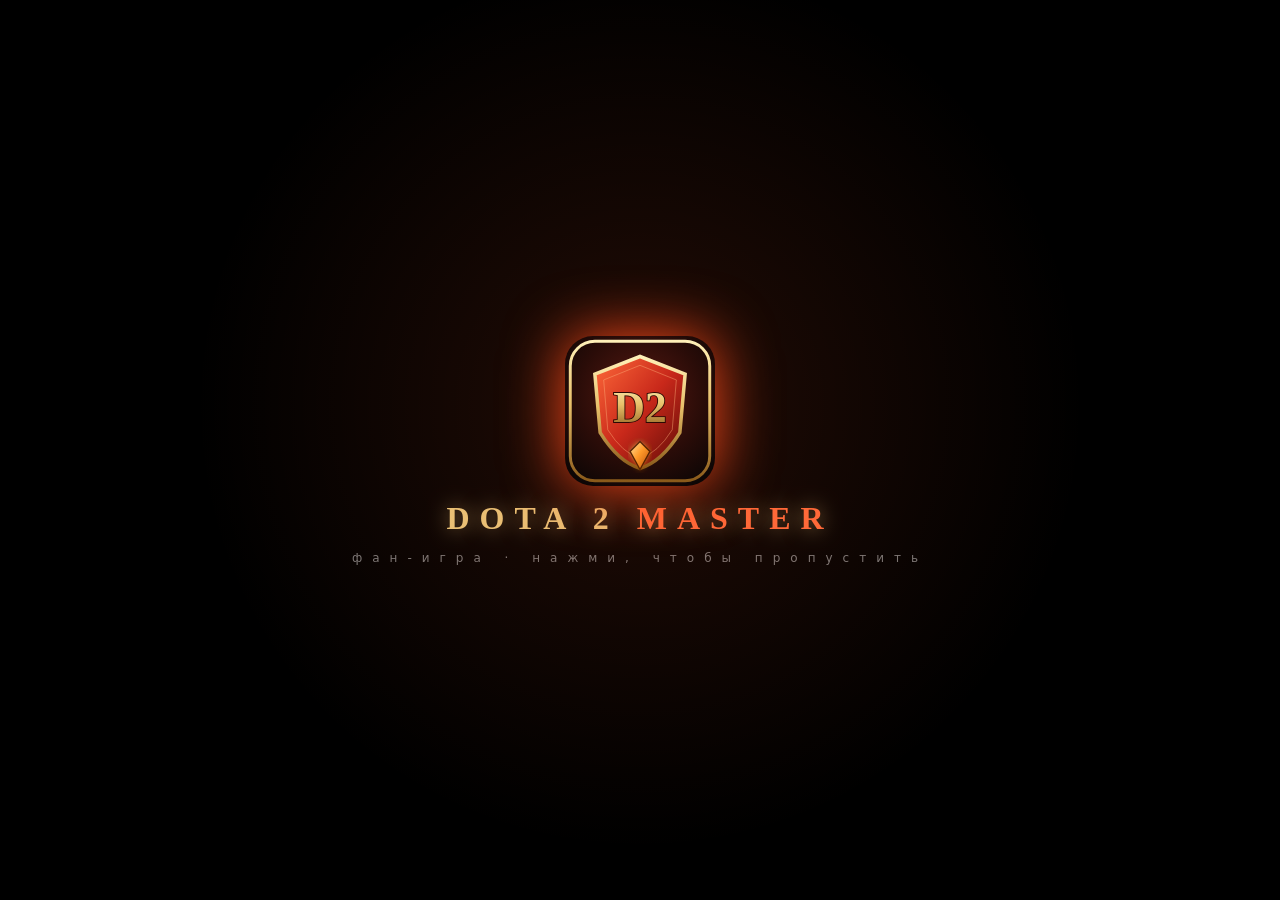
<file: index.html>
<!DOCTYPE html>
<html lang="ru">
<head>
<meta charset="UTF-8">
<meta name="viewport" content="width=device-width, initial-scale=1.0, viewport-fit=cover">
<meta name="referrer" content="no-referrer">
<meta http-equiv="Content-Security-Policy" content="default-src 'self'; script-src 'self'; style-src 'self' 'unsafe-inline' https://fonts.googleapis.com; font-src 'self' https://fonts.gstatic.com data:; img-src 'self' data: blob: https:; media-src 'self' data: blob: https:; connect-src 'self' https://*.googleapis.com https://*.firebasedatabase.app https://*.firebaseio.com; frame-src https://open.spotify.com; worker-src 'self'; manifest-src 'self'; base-uri 'self'; form-action 'self'; object-src 'none'">
<title>Dota 2 Master — фан-игра по Dota 2: герои, арена, слоты, PvP</title>
<meta name="description" content="Бесплатная браузерная фан-игра по Dota 2: прокачивай героев на рулетке, собирай скины и снаряжение, проходи арену из 200 уровней, сражайся в PvP и выполняй задания сезона. Без доната.">
<meta name="theme-color" content="#0b0e12">
<meta name="color-scheme" content="dark">
<link rel="icon" type="image/svg+xml" href="favicon.svg">
<link rel="icon" type="image/png" sizes="32x32" href="favicon-32.png">
<link rel="icon" type="image/png" sizes="192x192" href="icon-192.png">
<link rel="apple-touch-icon" href="icon-192.png">
<link rel="canonical" href="https://dota2masterr.github.io/dota2-master/">
<meta property="og:type" content="website">
<meta property="og:site_name" content="Dota 2 Master">
<meta property="og:title" content="Dota 2 Master — фан-игра по Dota 2">
<meta property="og:description" content="Герои, арена на 200 уровней, слоты, Invoker Game, PvP и сезоны. Бесплатно, прямо в браузере.">
<meta property="og:image" content="https://dota2masterr.github.io/dota2-master/og-image.png">
<meta property="og:image:width" content="1200">
<meta property="og:image:height" content="630">
<meta property="og:url" content="https://dota2masterr.github.io/dota2-master/">
<meta property="og:locale" content="ru_RU">
<meta name="twitter:card" content="summary_large_image">
<meta name="twitter:image" content="https://dota2masterr.github.io/dota2-master/og-image.png">
<link rel="preconnect" href="https://fonts.googleapis.com">
<link href="https://fonts.googleapis.com/css2?family=Cinzel:wght@500;700;900&family=Roboto+Condensed:wght@400;500;700&display=swap" rel="stylesheet">
<link rel="stylesheet" href="css/style.css">
<link rel="stylesheet" href="css/redesign.css">
</head>
<body data-tab="home">

<!-- ============ AUTH ============ -->
<div class="auth" id="auth">
  <div class="auth-heroes" id="auth-heroes"></div>
  <div class="auth-box panel">
    <div class="logo-big"><div class="logo-text">DOTA 2 MASTER<small>ВХОД В ИГРУ</small></div></div>
    <div class="auth-tabs">
      <button id="at-login" class="active" data-click="authMode('login')">Вход</button>
      <button id="at-reg" data-click="authMode('register')">Регистрация</button>
    </div>
    <form data-submit="authSubmit(event)">
      <div class="field"><label>Ник</label><input type="text" id="auth-nick" maxlength="20" autocomplete="username" placeholder="Например: Dendi"></div>
      <div class="field"><label>Пароль</label><input type="password" id="auth-pass" maxlength="64" autocomplete="current-password" placeholder="••••••"></div>
      <div class="field" id="auth-pass2-f" style="display:none"><label>Повтори пароль</label><input type="password" id="auth-pass2" maxlength="64" autocomplete="new-password"></div>
      <div class="auth-err" id="auth-err"></div>
      <button class="btn green big" style="width:100%" type="submit" id="auth-btn">ИГРАТЬ</button>
    </form>
    <div class="auth-note" id="auth-accounts"></div>
    <div class="auth-note"><a href="#" data-click="openRecovery()">🔑 Забыл пароль? Восстановить по коду</a></div>
    <div class="auth-note"><span class="age">12+</span> Неофициальная некоммерческая фан-игра. Dota 2 — собственность Valve. <a href="privacy.html" target="_blank" rel="noopener">Конфиденциальность</a></div>
    <div class="auth-note">Прогресс хранится в браузере и (если пароль от 6 символов) в облаке. Пароль хранится только в виде хэша.</div>
  </div>
</div>

<!-- ============ TOP NAV ============ -->
<div class="topnav">
  <div class="wrap">
    <div class="logo" data-click="switchTab('home')"><div class="logo-mark">D</div><div class="logo-text">DOTA 2 MASTER<small>FAN GAME</small></div></div>
    <nav class="nav" id="nav">
      <button data-tab="home" data-click="switchTab('home')">Главная</button>
      <button data-tab="heroes" data-click="switchTab('heroes')">Герои</button>
      <button data-tab="collection" data-click="switchTab('collection')">Арсенал</button>
      <button data-tab="play" class="nav-group" data-click="openGroup('play')">▶ Играть</button>
      <button data-tab="shop" class="nav-group" data-click="openGroup('shop')">🛒 Лавка</button>
      <button data-tab="quests" data-click="switchTab('quests')">Задания</button>
    </nav>
    <div class="userbox">
      <div class="hstats"><div class="hstat" title="Сила стака — 5 героев в бою">⚔ <b id="st-stack">0</b></div><div class="hstat" title="Сила всех героев">Σ <b id="st-power">0</b></div></div>
      <div class="cur-chip" title="Кристаллы" id="gems-chip"></div>
      <button class="btn gold sm" id="free-btn" data-click="freeGems()">+500</button>
      <div class="seg hseg" title="Скорость анимаций"><button id="spd-slow" data-click="setSpeed('slow')" title="Медленно">🐢</button><button id="spd-fast" data-click="setSpeed('fast')" title="Быстро">⚡</button></div>
      <button class="btn ghost sm" id="install-btn" style="display:none" data-click="installApp()" title="Установить как приложение">📱</button>
      <button class="btn ghost sm" data-click="openSettings()" title="Настройки">⚙</button>
      <div class="profile-chip" data-click="openProfile()" title="Профиль">
        <img id="pc-img" alt="">
        <div><div class="nick" id="pc-nick">—</div><div class="lvl" id="pc-sub">профиль</div></div>
      </div>
    </div>
  </div>
  <div class="groupbar" id="groupbar"></div>
</div>

<div class="wrap">
<!-- ============ HOME ============ -->
<section class="tab" id="tab-home">
  <div id="hod-home"></div>
  <div class="hero-banner">
    <div class="bg-heroes" id="home-heroes"></div>
    <div class="txt">
      <h1>DOTA 2 MASTER</h1>
      <p>Качай героев на рулетке, выбивай скины и снаряжение в четырёх слот-машинах, улучшай предметы и проведи свою команду через <b>200 уровней арены</b> — от верхнего лайна до Трона Тьмы.</p>
      <button class="btn green big" data-click="switchTab('arena')">В БОЙ</button>
      <button class="btn ghost" style="margin-left:6px" data-click="switchTab('heroes')">Герои</button>
    </div>
  </div>
  <div class="home-grid">
    <div class="panel home-card" data-click="switchTab('heroes')"><div class="ic">🎯</div><h3>Герои</h3><p>Рулетка улучшений. Чем выше уровень героя — тем дороже крутка.</p></div>
    <div class="panel home-card" data-click="switchTab('slots')"><div class="ic">🎰</div><h3>Слоты</h3><p>Immortal Slot 3, Arcana Slot 5, Cosmetic Slot 3 и Cosmetic Slot 5.</p></div>
    <div class="panel home-card" data-click="switchTab('collection')"><div class="ic">🎨</div><h3>Арсенал</h3><p>Скины и снаряжение с wiki.cs.money. Сортировка, продажа, экипировка.</p></div>
    <div class="panel home-card" data-click="switchTab('upgrade')"><div class="ic">🔧</div><h3>Апгрейдер</h3><p>Рискни предметом ради редкости выше. Доноры повышают шанс.</p></div>
    <div class="panel home-card" data-click="switchTab('arena')"><div class="ic">⚔️</div><h3>Арена</h3><p>All Pick: главный герой + 4 сильнейших. Цепочки волн, 4 локации.</p></div>
    <div class="panel home-card" data-click="switchTab('quests')"><div class="ic">📜</div><h3>Задания</h3><p>Ежедневные задания, награда за вход и 25 достижений.</p></div>
    <div class="panel home-card" data-click="switchTab('invoker')"><div class="ic">🔮</div><h3>Invoker Game</h3><p>Quas · Wex · Exort. Собери 10 заклинаний на скорость.</p></div>
  </div>
  <div class="sec-title">Профиль</div>
  <div class="panel panel-b" id="home-profile"></div>
  <div class="sec-title">Статистика</div>
  <div class="panel panel-b" id="home-stats"></div>
</section>

<!-- ============ HEROES ============ -->
<section class="tab" id="tab-heroes">
  <div class="heroes-layout">
    <div class="panel">
      <div class="panel-h"><h2>Выбери героя</h2><span class="muted" id="hero-count" style="font-size:.8rem"></span><button class="btn gold sm" style="margin-left:auto" data-click="upgradeAll()" title="Все герои +1 уровень">⬆ Улучшить всех</button></div>
      <div class="panel-b">
        <div id="hod-heroes"></div>
        <div class="attr-filter" id="attr-filter"></div>
        <div class="heroes-scroll" id="heroes-list"></div>
      </div>
    </div>
    <div class="panel roulette-panel">
      <div class="panel-h" style="width:calc(100% + 32px);margin:-16px -16px 10px"><h2>Рулетка улучшений</h2></div>
      <div class="sel-preview" id="sel-preview"><div class="muted" style="width:100%">Выбери героя слева</div></div>
      <div class="wheel-wrap" id="hero-wheel"></div>
      <div class="batch">Круток подряд:
        <select id="spin-count"><option value="1">1</option><option value="3">3</option><option value="5">5</option><option value="10">10</option><option value="25">25</option><option value="50">50</option></select>
      </div>
      <button class="btn green big" id="spin-btn" disabled data-click="spinHero()">КРУТИТЬ</button>
      <div class="cost-line">Цена крутки: <b id="spin-cost">—</b> · <span id="spin-status">или <kbd>Пробел</kbd></span></div>
      <div class="log" id="hero-log"></div>
    </div>
  </div>
</section>

<!-- ============ SLOTS ============ -->
<section class="tab" id="tab-slots">
  <div class="cur-warn">🎮 Ставки, слоты и сундуки — только на игровую валюту. Кристаллы нельзя купить за деньги или вывести. <b>12+</b></div>
  <div class="subtabs" id="slot-subtabs"></div>
  <div id="slot-machine-host"></div>
</section>

<!-- ============ COLLECTION ============ -->
<section class="tab" id="tab-collection">
  <div class="coll-stats">
    <div class="panel cstat"><div class="n" id="c-total">0</div><div class="l">Всего предметов</div></div>
    <div class="panel cstat"><div class="n" id="c-skins">0</div><div class="l">Скинов</div></div>
    <div class="panel cstat"><div class="n" id="c-eq">0</div><div class="l">Снаряжения</div></div>
    <div class="panel cstat"><div class="n" id="c-arcana" style="color:#ade55c">0</div><div class="l">Arcana</div></div>
    <div class="panel cstat"><div class="n" id="c-value">0</div><div class="l">Стоимость</div></div>
  </div>
  <div class="sec-title">Экипировка героя <span class="muted" style="font-size:.7rem;letter-spacing:0;text-transform:none;font-family:'Roboto Condensed'">снаряжение надевается только на своего героя</span></div>
  <div class="panel panel-b" id="loadout-box"></div>
  <div class="panel toolbar coll-eq-tools"><button class="btn gold sm" data-click="equipBestAll()">⚡ Надеть лучшее всем</button><label class="chk"><input type="checkbox" id="auto-eq" data-change="toggleAutoEquip(this)"> Надевать новое автоматически</label></div>
  <div class="panel toolbar">
    <label>Тип</label>
    <div class="seg" id="f-type"><button data-v="all" class="active">Все</button><button data-v="skin">Скины</button><button data-v="eq">Снаряжение</button></div>
    <label>Сортировка</label>
    <select id="f-sort">
      <option value="rdesc">По редкости ↓</option><option value="rasc">По редкости ↑</option>
      <option value="type">По типу</option><option value="new">Сначала новые</option><option value="hero">По герою</option><option value="name">По названию</option>
    </select>
    <label>Слот</label>
    <select id="f-slot"></select>
    <label>Герой</label>
    <select id="f-equip-hero" style="max-width:170px"></select>
    <label class="chk"><input type="checkbox" id="f-hero-only"> только его предметы</label>
    <div class="spacer"></div>
    <button class="btn sm" data-click="sellVisible()">Продать видимые</button>
    <button class="btn red sm" data-click="sellCommons()">Продать Common</button>
  </div>
  <div class="chips" id="f-rarity" style="margin-bottom:10px"></div>
  <div class="inv-grid" id="inv-grid"></div>
  <div class="empty" id="inv-empty">Пусто. Крути слоты и рулетку, проходи арену!</div>
</section>

<!-- ============ UPGRADER ============ -->
<section class="tab" id="tab-upgrade">
  <p class="muted" style="text-align:center;margin-bottom:12px">Выбери <b style="color:var(--gold2)">основной предмет</b> и до 4 <b>доноров</b> (Shift+клик) — доноры сгорают и повышают шанс. <span style="color:var(--danger)">При провале основной предмет уничтожается.</span></p>
  <div class="ug-layout">
    <div class="panel panel-b">
      <h3 class="cinzel" style="color:var(--gold2);letter-spacing:2px;margin-bottom:8px">Основной предмет</h3>
      <label class="ug-pick-l">Что хочу улучшить<select id="ug-select" data-change="setUgMain(this.value)"></select></label>
      <div class="slotbox" id="ug-main"><span>Выбери предмет в списке или кликни его в инвентаре ниже</span></div>
      <h3 class="cinzel" style="color:var(--gold2);letter-spacing:2px;margin:12px 0 4px">Доноры <span class="muted" style="font-size:.75rem">(макс. 4)</span></h3>
      <div class="fuel-row" id="ug-fuel"></div>
      <div class="ug-stats"><div>Шанс<b id="ug-chance">—</b></div><div>Цена<b id="ug-cost">—</b></div><div>Результат<b id="ug-next">—</b></div></div>
      <button class="btn green big" id="ug-btn" style="width:100%;margin-top:12px" disabled data-click="spinUpgrade()">АПГРЕЙД</button>
      <button class="btn ghost" style="width:100%;margin-top:6px" data-click="clearUpgrade()">Очистить</button>
    </div>
    <div class="panel panel-b" style="text-align:center">
      <h3 class="cinzel" style="color:var(--gold2);letter-spacing:2px">Колесо апгрейда</h3>
      <div class="wheel-wrap small" id="ug-wheel"></div>
      <div class="ug-result" id="ug-result">Выбери предмет</div>
    </div>
  </div>
  <div class="sec-title">Инвентарь <span class="muted" style="font-size:.7rem;letter-spacing:0;text-transform:none;font-family:'Roboto Condensed'">клик — основной · Shift+клик — донор</span></div>
  <div class="chips" id="ug-filter" style="margin-bottom:8px"></div>
  <div class="inv-grid" id="ug-grid"></div>
</section>

<!-- ============ ARENA ============ -->
<section class="tab" id="tab-arena">
  <div class="arena-top">
    <div class="panel allpick">
      <div class="allpick-head"><span class="rad">THE RADIANT</span><span class="ap">ALL PICK</span><span class="dir">THE DIRE</span></div>
      <div class="pick-row" id="pick-row"></div>
      <div class="pick-ctrl">
        <label class="muted" style="font-size:.8rem">Главный герой:</label>
        <select id="main-hero" style="max-width:220px" data-change="setMainHero(this.value)"></select>
        <button class="btn sm gold" data-click="openStackPicker()">🧩 Свой стак</button>
        <div class="spacer" style="flex:1"></div>
        <div>Сила стака: <span class="stack-power" id="stack-power">0</span></div>
      </div>
      <div class="muted" style="font-size:.75rem;padding:0 12px 12px">Команда = главный герой + 4 самых сильных, или твой собственный стак (кнопка «Свой стак» или нажми на героя). В бою учитывается только мощь этих пятерых.</div>
    </div>
    <div class="panel panel-b">
      <div class="loc-tabs" id="loc-tabs"></div>
      <div class="levels-grid" id="levels-grid"></div>
    </div>
  </div>
  <div class="panel level-info" id="level-info"></div>
  <div class="arena-extra">
    <div class="panel"><div class="panel-h"><h3>Лавка · предметы главного героя</h3></div><div class="panel-b" id="shop-box"></div></div>
    <div>
      <div class="panel" style="margin-bottom:14px"><div class="panel-h"><h3>Рошан</h3></div><div class="panel-b" id="roshan-box"></div></div>
      <div class="panel" style="margin-bottom:14px"><div class="panel-h"><h3>🤝 Пати-боссы (кооп вдвоём)</h3></div><div class="panel-b" id="coop-box"></div></div>
      <div class="panel"><div class="panel-h"><h3>Синергии стака</h3></div><div class="panel-b" id="syn-box"></div></div>
    </div>
  </div>
  <div class="sec-title">Журнал боёв</div>
  <div class="panel panel-b log" id="arena-log" style="max-height:180px;margin:0"></div>
</section>

<!-- ============ INVOKER ============ -->
<section class="tab" id="tab-invoker">
  <div class="inv-wrap">
    <div class="panel panel-b">
      <div style="display:flex;justify-content:space-between;align-items:center;flex-wrap:wrap;gap:8px;margin-bottom:12px">
        <div class="seg"><button id="im-tutorial" data-click="invSetMode('tutorial')">Tutorial</button><button id="im-race" data-click="invSetMode('race')">Race</button><button id="im-infinite" data-click="invSetMode('infinite')">Infinite</button><button id="im-survival" data-click="invSetMode('survival')">Выживание</button></div>
        <div style="font-size:.9rem" class="muted">Время <b id="inv-timer" style="color:var(--gold2)">0.00</b>s · Верно <b id="inv-ok" style="color:var(--ok)">0</b> · Ошибки <b id="inv-miss" style="color:var(--danger)">0</b> · Рекорд <b id="inv-best" style="color:#bfe3ff">—</b></div>
      </div>
      <div class="inv-target">
        <div class="muted" style="font-size:.72rem;letter-spacing:2px;text-transform:uppercase">Цель</div>
        <img id="inv-spell-img" alt="">
        <div class="sn" id="inv-spell-name">—</div>
        <div class="muted" id="inv-spell-hint" style="font-size:.85rem">Нажми «Старт» или пробел</div>
        <div class="inv-next" id="inv-next"></div>
      </div>
      <div class="orbs"><div class="orb" id="orb0"></div><div class="orb" id="orb1"></div><div class="orb" id="orb2"></div></div>
      <div class="invoked" id="invoked"><div class="slotx"></div><div class="slotx"></div></div>
      <div class="skillbar" id="skillbar"></div>
      <div style="display:flex;justify-content:center;gap:8px;flex-wrap:wrap">
        <button class="btn green" id="inv-start" data-click="invToggle()">▶ Старт</button>
        <button class="btn" data-click="invClear()">⌫ Очистить сферы</button>
      </div>
      <div id="inv-feedback" style="text-align:center;min-height:28px;margin-top:10px;font-family:Cinzel;font-weight:700"></div>
      <div class="muted" style="text-align:center;font-size:.75rem">Клавиши <kbd>Q</kbd> <kbd>W</kbd> <kbd>E</kbd> <kbd>R</kbd> · <kbd>Пробел</kbd> — старт/стоп · Backspace — очистить · порядок сфер не важен</div>
    </div>
    <div class="panel panel-b" id="inv-surv-board" style="display:none;margin-top:12px"></div>
    <div class="sec-title">Рецепты</div>
    <div class="recipes" id="recipes"></div>
  </div>
</section>
<!-- ============ QUESTS ============ -->
<section class="tab" id="tab-quests"><div id="quests-host"></div></section>
<section class="tab" id="tab-chests"><div class="cur-warn">🎮 Ставки, слоты и сундуки — только на игровую валюту. Кристаллы нельзя купить за деньги или вывести. <b>12+</b></div><div id="event-host"></div><div id="chests-host"></div></section>
<section class="tab" id="tab-rogue"><div id="rogue-host"></div></section>
<section class="tab" id="tab-games"><div id="games-host"></div></section>
<section class="tab" id="tab-online"><div id="online-host"></div></section>
</div>

<div class="footer">
  <div class="legal"><span class="age">12+</span> Неофициальная фан-игра. Dota 2 и все связанные материалы — собственность Valve Corporation. Проект некоммерческий.</div>
  <div class="foot-links"><a href="#" data-click="openChangelog()">Что нового</a> · <a href="roadmap.html" target="_blank" rel="noopener">Роадмап</a> · <a href="privacy.html" target="_blank" rel="noopener">Конфиденциальность</a> · <a href="#" data-click="openBugReport()">Сообщить о баге</a> · <span id="app-ver"></span></div>
  <div class="muted" style="font-size:.72rem;margin-top:4px">Картинки: Steam CDN / wiki.cs.money. Если не грузятся — проверь интернет; иначе покажутся заглушки.</div>
</div>

<!-- overlays -->
<div class="hype" id="hype"><div class="ht" id="hype-text">НИШТЯК</div></div>
<div class="modal" id="modal"><div class="mbox panel"><div class="em" id="m-em">🎉</div><h3 id="m-title"></h3><p id="m-desc"></p><div class="btns" id="m-btns"></div></div></div>

<div class="battle" id="battle">
  <div class="bt-box">
    <div class="bt-head"><span style="color:var(--radiant)">RADIANT</span><div class="mid"><span id="bt-title">Уровень 1</span><small id="bt-sub"></small></div><span style="color:var(--dire)">DIRE</span></div>
    <div class="bt-stage" id="bt-stage">
      <div class="ground" id="bt-ground"></div>
      <div class="bt-queue" id="bt-queue"></div>
      <div class="bt-side left" id="bt-left"></div>
      <div class="bt-side right" id="bt-right"></div>
    </div>
    <div class="bt-ctrl" id="bt-ctrl"></div>
    <div class="bt-log" id="bt-log" aria-live="polite"></div>
    <div class="bt-foot"><div class="bt-status" id="bt-status">⚔</div><div class="bt-feed" id="bt-feed"></div><button class="btn sm" id="bt-skip" data-click="battleSkip()">Пропустить ⏩</button></div>
  </div>
</div>

<button class="music-fab" id="music-fab" data-click="toggleMusic()" title="Музыка Dota 2">♫</button>
<div class="music-panel panel" id="music-panel">
  <div class="panel-h"><h3>Саундтрек Dota 2</h3><span class="spacer" style="flex:1"></span><button class="btn ghost sm" data-click="toggleMusic()">✕</button></div>
  <div class="panel-b">
    <div id="music-embed"></div>
    <div class="muted" style="font-size:.72rem;margin-top:6px">The Dota 2 Official Soundtrack — Valve Studio Orchestra. Без входа в Spotify играют 30-секундные фрагменты.</div>
    <div style="display:flex;gap:6px;flex-wrap:wrap;margin-top:8px">
      <a class="btn sm" href="https://open.spotify.com/album/6fpvsv041NQCRMpxAvwgLI" target="_blank" rel="noopener">Spotify</a>
      <a class="btn sm" href="https://valvestudioorchestra.bandcamp.com" target="_blank" rel="noopener">Bandcamp</a>
      <a class="btn sm" href="https://store.steampowered.com/app/1241930/" target="_blank" rel="noopener">Steam</a>
      <label class="btn sm" style="cursor:pointer">Свой MP3<input type="file" accept="audio/*" style="display:none" data-change="playOwnTrack(this)"></label>
    </div>
    <audio id="own-audio" controls loop style="width:100%;margin-top:8px;display:none"></audio>
  </div>
</div>

<!-- Скрипты игры: порядок важен (каждый файл может пользоваться предыдущими). Новые файлы добавляй перед invoker.js -->
<script src="js/errors.js"></script>
<script src="js/version.js"></script>
<script src="js/intro.js"></script>
<script src="js/config.js"></script>
<script src="js/actions.js"></script>
<script src="js/data.js"></script>
<script src="js/data-abilities.js"></script>
<script src="js/data-sets.js"></script>
<script src="js/data-skills.js"></script>
<script src="js/data-talents.js"></script>
<script src="js/core.js"></script>
<script src="js/data-cosmetics.js"></script>
<script src="js/cosmetics.js"></script>
<script src="js/guard.js"></script>
<script src="js/heroes.js"></script>
<script src="js/skills.js"></script>
<script src="js/slots.js"></script>
<script src="js/collection.js"></script>
<script src="js/battle.js"></script>
<script src="js/arena.js"></script>
<script src="js/quests.js"></script>
<script src="js/arena-extras.js"></script>
<script src="js/fights.js"></script>
<script src="js/meta.js"></script>
<script src="js/textures.js"></script>
<script src="js/minigames.js"></script>
<script src="js/cloud.js"></script>
<script src="js/bots.js"></script>
<script src="js/coop.js"></script>
<script src="js/daily.js"></script>
<script src="js/progression.js"></script>
<script src="js/earn.js"></script>
<script src="js/ui-fx.js"></script>
<script src="js/changelog.js"></script>
<script src="js/account.js"></script>
<script src="js/liveops.js"></script>
<script src="js/social.js"></script>
<script src="js/events.js"></script>
<script src="js/quality.js"></script>
<script src="js/rogue-data.js"></script>
<script src="js/rogue.js"></script>
<script src="js/rogue-ui.js"></script>
<script src="js/tower.js"></script>
<script src="js/tower-live.js"></script>
<script src="js/tower-meta.js"></script>
<script src="js/casino.js"></script>
<script src="js/casino2.js"></script>
<script src="js/v29.js"></script>
<script src="js/invoker.js"></script>
</body>
</html>
</file>
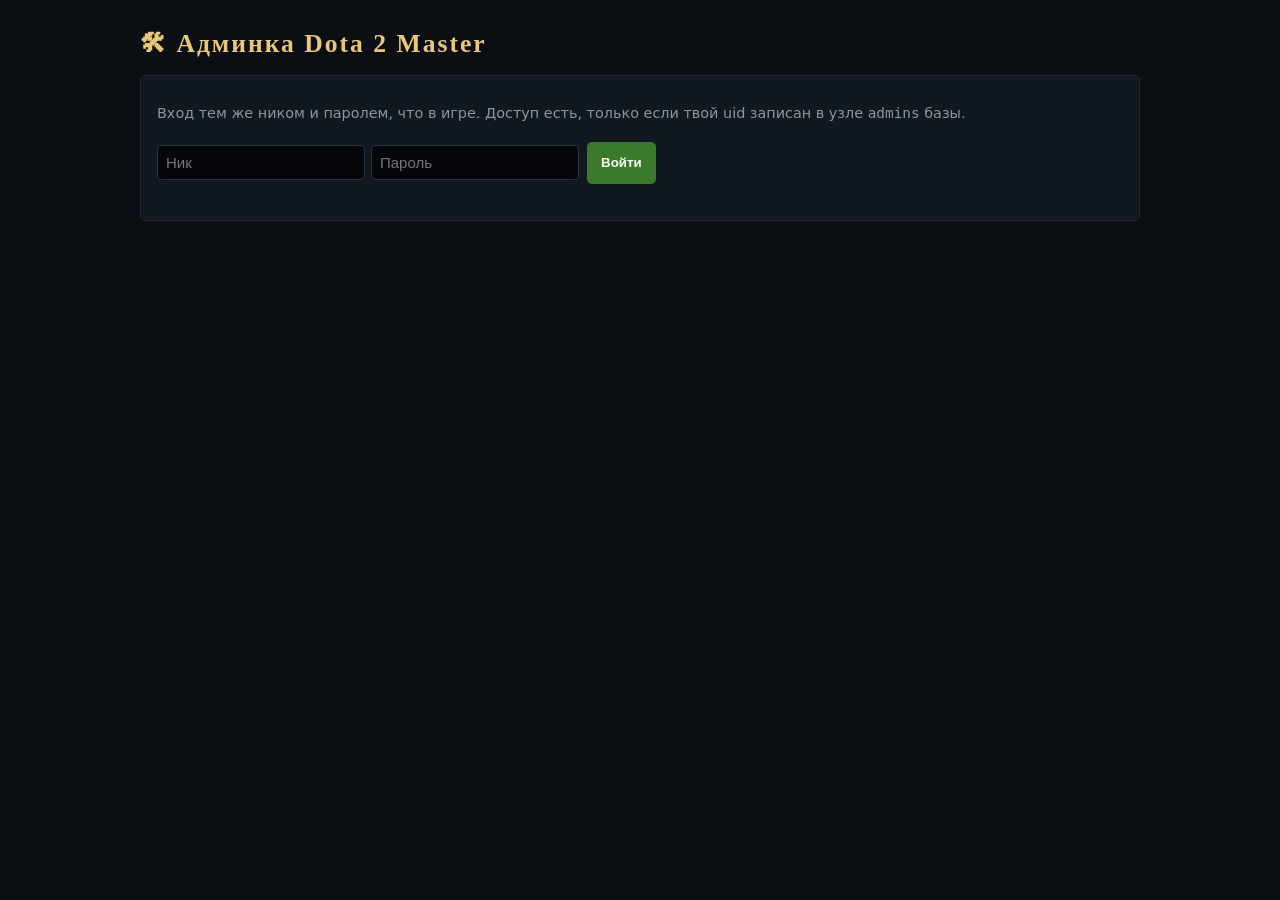
<file: admin.html>
<!DOCTYPE html>
<html lang="ru"><head><meta charset="utf-8"><meta name="viewport" content="width=device-width,initial-scale=1,viewport-fit=cover">
<meta http-equiv="Content-Security-Policy" content="default-src 'self'; script-src 'self'; style-src 'self' 'unsafe-inline'; img-src 'self' data:; connect-src 'self' https://*.googleapis.com https://*.firebasedatabase.app https://*.firebaseio.com">
<meta name="robots" content="noindex,nofollow">
<title>Админка — Dota 2 Master</title><link rel="stylesheet" href="css/page.css">
<style>.box{max-width:1000px}input,select,textarea{background:#05070a;color:#fff;border:1px solid #2a3440;padding:8px;border-radius:4px;font-size:15px;box-sizing:border-box}
button{background:#3a5f8a;color:#fff;border:0;padding:10px 14px;border-radius:5px;font-weight:700;min-height:42px;cursor:pointer;margin:2px}button.red{background:#8a2f2f}button.green{background:#3a7a2a}
.row{display:flex;gap:6px;flex-wrap:wrap;align-items:center;margin:6px 0}.hide{display:none}pre{white-space:pre-wrap;word-break:break-all;background:#05070a;padding:8px;border-radius:4px;max-height:300px;overflow:auto;font-size:.8rem}
.log{font-size:.85rem;color:#9fd8a8;min-height:1.2em}.err{color:#ff8a8a}</style></head>
<body><div class="box">
<h1>🛠 Админка Dota 2 Master</h1>
<div id="login" class="card"><p class="muted">Вход тем же ником и паролем, что в игре. Доступ есть, только если твой uid записан в узле <code>admins</code> базы.</p>
<div class="row"><input id="a-nick" placeholder="Ник" autocomplete="username"><input id="a-pass" type="password" placeholder="Пароль" autocomplete="current-password"><button id="a-go" class="green">Войти</button></div><div id="a-msg" class="log"></div></div>
<div id="panel" class="hide">
<div class="card"><b>Игрок</b><div class="row"><input id="p-nick" placeholder="Ник игрока"><button id="p-find">Найти</button></div><div id="p-info"></div>
<div id="p-acts" class="hide"><div class="row"><input id="p-amount" type="number" placeholder="± кристаллы" style="width:150px"><input id="p-note" placeholder="Сообщение игроку" style="flex:1;min-width:160px"><button id="p-gift" class="green">Выдать / забрать</button></div>
<div class="row"><input id="p-reason" placeholder="Причина бана" style="flex:1;min-width:160px"><button id="p-ban" class="red">Забанить</button><button id="p-unban">Разбанить</button><button id="p-resetnick" class="red">Сбросить ник</button><button id="p-save">Показать сейв</button></div>
<pre id="p-json" class="hide"></pre></div><div id="p-log" class="log"></div></div>

<div class="card"><b>Подарок всем</b><div class="row"><input id="b-amount" type="number" placeholder="кристаллы" style="width:150px"><input id="b-note" placeholder="Сообщение (например: С Новым годом!)" style="flex:1;min-width:160px"><button id="b-send" class="green">Разослать всем из рейтинга</button></div><div id="b-log" class="log"></div></div>

<div class="card"><b>Настройки игры (config/)</b> <span class="muted">— применяются у игроков в течение 10 минут без перезаливки сайта</span>
<div class="row"><label><input type="checkbox" id="c-maint"> Техработы</label><input id="c-maint-text" placeholder="Текст техработ" style="flex:1;min-width:200px"></div>
<div class="row"><input id="c-ann" placeholder="Объявление на главной (пусто — нет)" style="flex:1;min-width:200px"></div>
<div class="row">Выключить: <label><input type="checkbox" id="c-k-pvp"> PvP</label><label><input type="checkbox" id="c-k-gifts"> Подарки</label><label><input type="checkbox" id="c-k-slots"> Слоты</label><label><input type="checkbox" id="c-k-chests"> Сундуки</label></div>
<div class="row">События: <label><input type="checkbox" id="c-e-newyear"> Новый год (15.12–14.01)</label><label><input type="checkbox" id="c-e-halloween"> Хэллоуин (25.10–05.11)</label></div>
<div class="row"><label><input type="checkbox" id="c-analytics" checked> Обезличенная статистика</label></div>
<div><span class="muted">Множители баланса (JSON — те же ключи, что в js/config.js), например <code>{"arena":{"replayMul":0.3},"free":{"min":800}}</code></span><textarea id="c-bal" style="width:100%;height:70px"></textarea></div>
<div class="row"><button id="c-load">Загрузить</button><button id="c-save" class="green">Сохранить</button></div><div id="c-log" class="log"></div></div>

<div class="card"><b>Чистка</b> <span class="muted">— стаки и строки рейтинга игроков, не заходивших 30+ дней (их сейвы не трогаются)</span><div class="row"><button id="cl-run" class="red">Удалить неактивные</button></div><div id="cl-log" class="log"></div></div>

<div class="card"><b>Жалобы и баг-репорты</b><div class="row"><button id="r-load">Показать последние 100</button></div><div id="r-list"></div></div>

<div class="card"><b>Статистика (обезличенная)</b><div class="row"><button id="s-load">Последние 14 дней</button></div><div id="s-list"></div></div>
</div></div>
<script src="js/admin.js"></script>
</body></html>
</file>
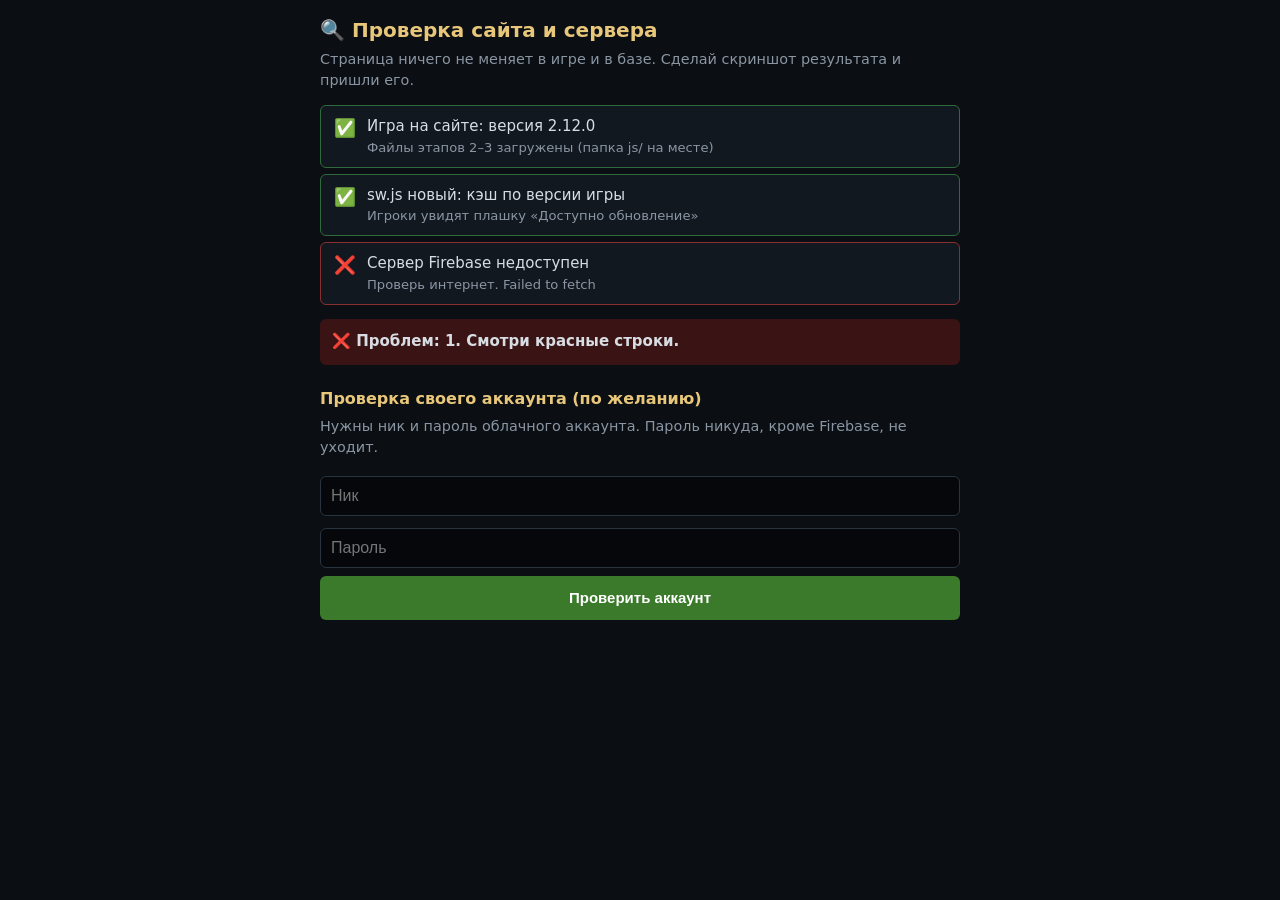
<file: check.html>
<!DOCTYPE html>
<html lang="ru">
<head>
<meta charset="utf-8">
<meta name="viewport" content="width=device-width,initial-scale=1">
<title>Dota 2 Master — проверка сервера</title>
<style>
body{margin:0;background:#0b0e12;color:#d8dde3;font:15px/1.45 system-ui,Segoe UI,Roboto,sans-serif;padding:16px}
.box{max-width:640px;margin:0 auto}
h1{font-size:1.25rem;color:#e8c77a;margin:0 0 4px}
p.m{color:#8a96a3;margin:0 0 14px;font-size:.9rem}
.row{display:flex;gap:10px;align-items:flex-start;padding:10px 12px;border:1px solid #232b35;background:#121820;margin-bottom:6px;border-radius:6px}
.ic{width:24px;flex:none;text-align:center;font-size:1.1rem}
.t{flex:1}.d{color:#8a96a3;font-size:.82rem}
.ok{border-color:#2f6b3a}.bad{border-color:#8a2f2f}.warn{border-color:#8a6a2f}
input{width:100%;box-sizing:border-box;background:#05070a;border:1px solid #2a3440;color:#fff;padding:10px;border-radius:6px;font-size:16px;margin:4px 0 8px}
button{background:#3a7a2a;color:#fff;border:0;border-radius:6px;padding:12px 16px;font-size:15px;font-weight:700;width:100%;min-height:44px}
button:disabled{opacity:.5}
.sum{padding:12px;border-radius:6px;margin:14px 0;font-weight:700}
h2{font-size:1rem;color:#e8c77a;margin:22px 0 6px}
</style>
</head>
<body><div class="box">
<h1>🔍 Проверка сайта и сервера</h1>
<p class="m">Страница ничего не меняет в игре и в базе. Сделай скриншот результата и пришли его.</p>
<div id="out"></div><div id="sum"></div>
<h2>Проверка своего аккаунта (по желанию)</h2>
<p class="m">Нужны ник и пароль облачного аккаунта. Пароль никуда, кроме Firebase, не уходит.</p>
<input id="nick" placeholder="Ник" autocomplete="username">
<input id="pass" type="password" placeholder="Пароль" autocomplete="current-password">
<button id="go">Проверить аккаунт</button>
<div id="out2" style="margin-top:10px"></div>
</div>
<script>
const FB = Object.assign({ apiKey: 'AIzaSyB6ZBeX-OYMukmfN_QpqF0PH40rHRBW1SY', dbUrl: 'https://dota2-master-default-rtdb.europe-west1.firebasedatabase.app' }, JSON.parse(localStorage.getItem('d2m_fb') || '{}'));
const base = FB.dbUrl.replace(/\/$/, '');
function row(host, st, title, det) {
  const d = document.createElement('div'); d.className = 'row ' + st;
  d.innerHTML = '<div class="ic">' + (st === 'ok' ? '✅' : st === 'bad' ? '❌' : '⚠️') + '</div><div class="t"><div></div><div class="d"></div></div>';
  d.querySelector('.t div').textContent = title; d.querySelector('.d').textContent = det || '';
  document.getElementById(host).appendChild(d); return st;
}
async function code(path, opts, auth) {
  try { const r = await fetch(base + '/' + path + '.json' + (auth ? '?auth=' + auth : ''), Object.assign({ cache: 'no-store' }, opts || {})); return { s: r.status, j: r.ok ? await r.json().catch(() => null) : null }; }
  catch (e) { return { s: 0, err: e.message }; }
}
async function main() {
  const res = [];
  // 1. версия игры на сайте
  try {
    const vt = await fetch('js/version.js', { cache: 'no-store' }).then(r => r.ok ? r.text() : '');
    const v = (vt.match(/APP_VERSION\s*=\s*'([^']+)'/) || [])[1];
    if (v) res.push(row('out', 'ok', 'Игра на сайте: версия ' + v, 'Файлы этапов 2–3 загружены (папка js/ на месте)'));
    else {
      const t = await fetch('index.html', { cache: 'no-store' }).then(r => r.text());
      res.push(/function validateSave/.test(t) ? row('out', 'warn', 'На сайте версия этапа 1', 'Для этапов 2–3 загрузи index.html и папки js/, css/')
        : row('out', 'bad', 'На сайте старая версия игры', 'Загрузи новые файлы на GitHub и подожди 1–2 минуты'));
    }
  } catch (e) { res.push(row('out', 'warn', 'Не удалось прочитать файлы игры', e.message)); }
  try {
    const t = await fetch('sw.js', { cache: 'no-store' }).then(r => r.text());
    res.push(/importScripts\('js\/version\.js'\)/.test(t) ? row('out', 'ok', 'sw.js новый: кэш по версии игры', 'Игроки увидят плашку «Доступно обновление»')
      : row('out', 'bad', 'sw.js старый', 'Загрузи новый sw.js — иначе телефоны не узнают об обновлениях'));
  } catch (e) { res.push(row('out', 'warn', 'Не удалось прочитать sw.js', e.message)); }
  // 2. правила базы — только чтение, без записи
  const ping = await code('login/__check__');
  if (ping.s === 0) { res.push(row('out', 'bad', 'Сервер Firebase недоступен', 'Проверь интернет. ' + (ping.err || ''))); return summary(res); }
  res.push(ping.s === 200 ? row('out', 'ok', 'Новые правила базы опубликованы', 'узел login/ открыт для чтения — он есть только в новых правилах')
    : row('out', 'bad', 'Похоже, правила базы старые', 'Firebase → Realtime Database → Правила → вставить database.rules.json → Опубликовать (ответ ' + ping.s + ')'));
  const closed = [['saves', 'Чужие сохранения закрыты'], ['nicks', 'Список всех ников закрыт'], ['recov', 'Коды восстановления не выкачать'], ['board', 'Рейтинг без входа не читается'], ['gifts', 'Чужие подарки закрыты']];
  for (const [p, t] of closed) { const r = await code(p); res.push(r.s === 401 || r.s === 403 ? row('out', 'ok', t) : row('out', 'bad', t + ' — НЕТ', 'Ответ ' + r.s + ': правила не применены')); }
  summary(res);
}
function summary(res) {
  const bad = res.filter(x => x === 'bad').length;
  const s = document.getElementById('sum');
  s.className = 'sum'; s.style.background = bad ? '#3a1414' : '#143a1c';
  s.textContent = bad ? '❌ Проблем: ' + bad + '. Смотри красные строки.' : '✅ Сайт и правила базы в порядке.';
}
function nickKey(n) { return n.trim().toLowerCase(); }
function nickEmail(n) { let h = ''; for (const ch of unescape(encodeURIComponent(nickKey(n)))) h += ch.charCodeAt(0).toString(16).padStart(2, '0'); return 'p' + h + '@dota2master.game'; }
const dbKey = k => encodeURIComponent(k.replace(/\./g, ','));
document.getElementById('go').onclick = async () => {
  const out = document.getElementById('out2'); out.innerHTML = '';
  const nick = document.getElementById('nick').value, pass = document.getElementById('pass').value;
  const btn = document.getElementById('go'); btn.disabled = true;
  try {
    const k = nickKey(nick);
    const al = await code('login/' + dbKey(k));
    const email = (al.j && al.j.email) || nickEmail(nick);
    const r = await fetch('https://identitytoolkit.googleapis.com/v1/accounts:signInWithPassword?key=' + FB.apiKey, { method: 'POST', headers: { 'content-type': 'application/json' }, body: JSON.stringify({ email, password: pass, returnSecureToken: true }) });
    const j = await r.json();
    if (!r.ok) { row('out2', 'bad', 'Вход в облако не удался', (j.error && j.error.message) || r.status); return; }
    row('out2', 'ok', 'Вход в облако работает');
    const uid = j.localId, tok = j.idToken;
    const own = await code('nicks/' + dbKey(k));
    row('out2', own.j === uid ? 'ok' : 'bad', own.j === uid ? 'Ник закреплён за тобой' : 'Ник не закреплён', own.j === uid ? '' : 'Зайди в игру этим аккаунтом — ник закрепится автоматически');
    row('out2', al.j && al.j.uid === uid ? 'ok' : 'warn', al.j ? 'Запись для смены ника есть' : 'Записи для смены ника пока нет', al.j ? '' : 'Появится после входа в новую версию игры');
    const t = await code('time/' + uid, { method: 'PUT', body: JSON.stringify({ '.sv': 'timestamp' }) }, tok);
    row('out2', typeof t.j === 'number' ? 'ok' : 'bad', typeof t.j === 'number' ? 'Серверное время работает' : 'Серверное время не работает', typeof t.j === 'number' ? 'Часы телефона отличаются от сервера на ' + Math.round((t.j - Date.now()) / 1000) + ' с' : 'Ответ ' + t.s);
    const fake = await code('time/' + uid, { method: 'PUT', body: '1' }, tok);
    row('out2', fake.s === 401 || fake.s === 403 ? 'ok' : 'bad', fake.s === 401 || fake.s === 403 ? 'Подделка времени отклоняется' : 'Подделка времени ПРОШЛА', 'Ответ ' + fake.s);
    const sv = await code('saves/' + uid + '/at', null, tok);
    row('out2', sv.s === 200 && sv.j ? 'ok' : 'warn', sv.j ? 'Облачное сохранение есть' : 'Облачного сохранения пока нет', sv.j ? 'последнее: ' + new Date(sv.j).toLocaleString('ru-RU') : 'Зайди в игру и нажми «Сохранить сейчас»');
    const b = await code('board/' + uid, null, tok);
    row('out2', b.j ? 'ok' : 'warn', b.j ? 'Строка в рейтинге есть (арена ' + b.j.arena + ', MMR ' + b.j.mmr + ')' : 'Строки в рейтинге пока нет', b.j ? '' : 'Появится после сохранения в новой версии');
    const rc = await code('recovIdx/' + uid, null, tok);
    row('out2', rc.j ? 'ok' : 'warn', rc.j ? 'Код восстановления создан' : 'Кода восстановления нет', rc.j ? '' : 'Создай: вкладка «Онлайн» → 🔑 Код восстановления');
  } catch (e) { row('out2', 'bad', 'Ошибка проверки', e.message); }
  finally { btn.disabled = false; }
};
main();
</script>
</body>
</html>
</file>
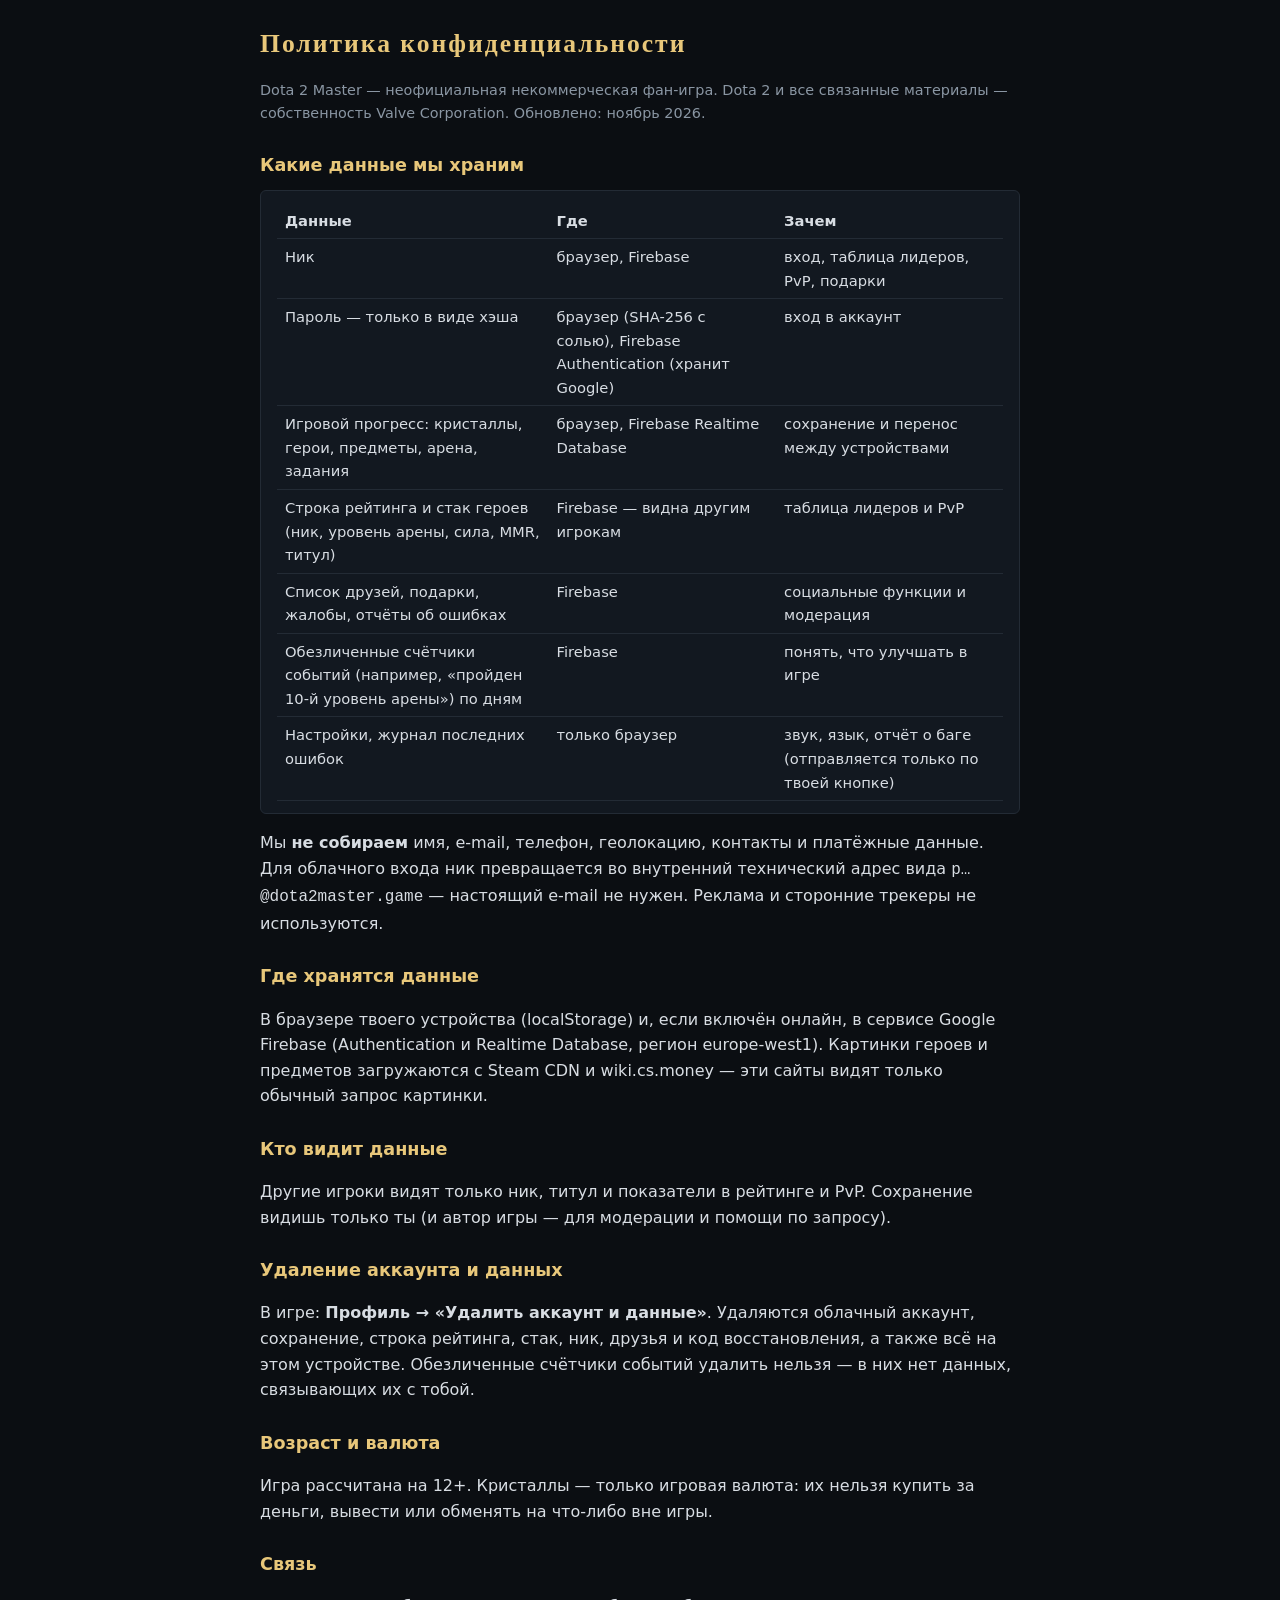
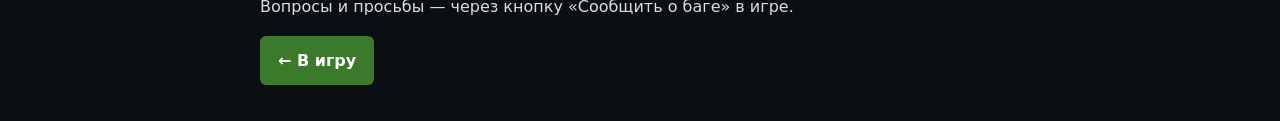
<file: privacy.html>
<!DOCTYPE html>
<html lang="ru"><head><meta charset="utf-8"><meta name="viewport" content="width=device-width,initial-scale=1,viewport-fit=cover">
<title>Политика конфиденциальности — Dota 2 Master</title><meta name="robots" content="index,follow"><link rel="icon" href="icon-192.png"><link rel="stylesheet" href="css/page.css"></head>
<body><div class="box">
<h1>Политика конфиденциальности</h1>
<p class="muted">Dota 2 Master — неофициальная некоммерческая фан-игра. Dota 2 и все связанные материалы — собственность Valve Corporation. Обновлено: ноябрь 2026.</p>

<h2>Какие данные мы храним</h2>
<div class="card"><table>
<tr><th>Данные</th><th>Где</th><th>Зачем</th></tr>
<tr><td>Ник</td><td>браузер, Firebase</td><td>вход, таблица лидеров, PvP, подарки</td></tr>
<tr><td>Пароль — только в виде хэша</td><td>браузер (SHA-256 с солью), Firebase Authentication (хранит Google)</td><td>вход в аккаунт</td></tr>
<tr><td>Игровой прогресс: кристаллы, герои, предметы, арена, задания</td><td>браузер, Firebase Realtime Database</td><td>сохранение и перенос между устройствами</td></tr>
<tr><td>Строка рейтинга и стак героев (ник, уровень арены, сила, MMR, титул)</td><td>Firebase — видна другим игрокам</td><td>таблица лидеров и PvP</td></tr>
<tr><td>Список друзей, подарки, жалобы, отчёты об ошибках</td><td>Firebase</td><td>социальные функции и модерация</td></tr>
<tr><td>Обезличенные счётчики событий (например, «пройден 10-й уровень арены») по дням</td><td>Firebase</td><td>понять, что улучшать в игре</td></tr>
<tr><td>Настройки, журнал последних ошибок</td><td>только браузер</td><td>звук, язык, отчёт о баге (отправляется только по твоей кнопке)</td></tr>
</table></div>
<p>Мы <b>не собираем</b> имя, e-mail, телефон, геолокацию, контакты и платёжные данные. Для облачного входа ник превращается во внутренний технический адрес вида <code>p…@dota2master.game</code> — настоящий e-mail не нужен. Реклама и сторонние трекеры не используются.</p>

<h2>Где хранятся данные</h2>
<p>В браузере твоего устройства (localStorage) и, если включён онлайн, в сервисе Google Firebase (Authentication и Realtime Database, регион europe-west1). Картинки героев и предметов загружаются с Steam CDN и wiki.cs.money — эти сайты видят только обычный запрос картинки.</p>

<h2>Кто видит данные</h2>
<p>Другие игроки видят только ник, титул и показатели в рейтинге и PvP. Сохранение видишь только ты (и автор игры — для модерации и помощи по запросу).</p>

<h2>Удаление аккаунта и данных</h2>
<p>В игре: <b>Профиль → «Удалить аккаунт и данные»</b>. Удаляются облачный аккаунт, сохранение, строка рейтинга, стак, ник, друзья и код восстановления, а также всё на этом устройстве. Обезличенные счётчики событий удалить нельзя — в них нет данных, связывающих их с тобой.</p>

<h2>Возраст и валюта</h2>
<p>Игра рассчитана на 12+. Кристаллы — только игровая валюта: их нельзя купить за деньги, вывести или обменять на что-либо вне игры.</p>

<h2>Связь</h2>
<p>Вопросы и просьбы — через кнопку «Сообщить о баге» в игре.</p>
<p><a class="btn" href="./">← В игру</a></p>
</div></body></html>
</file>
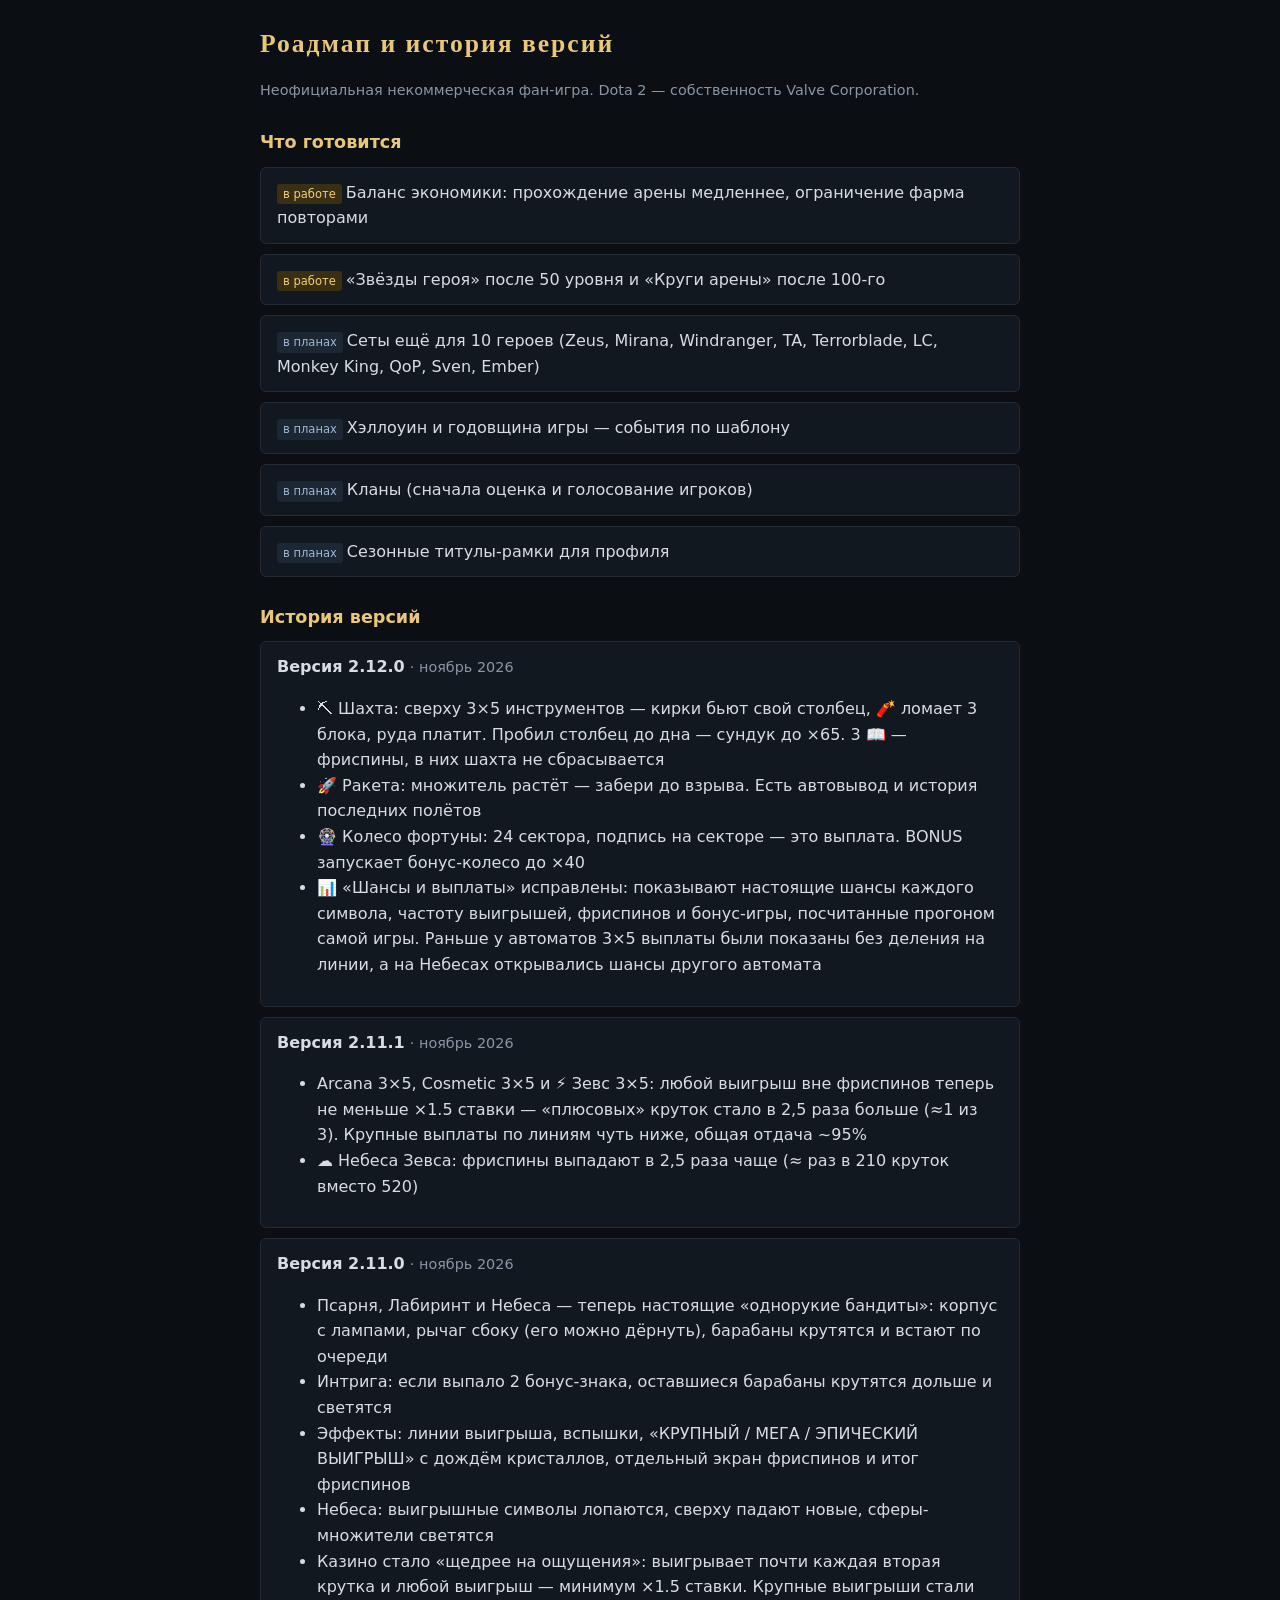
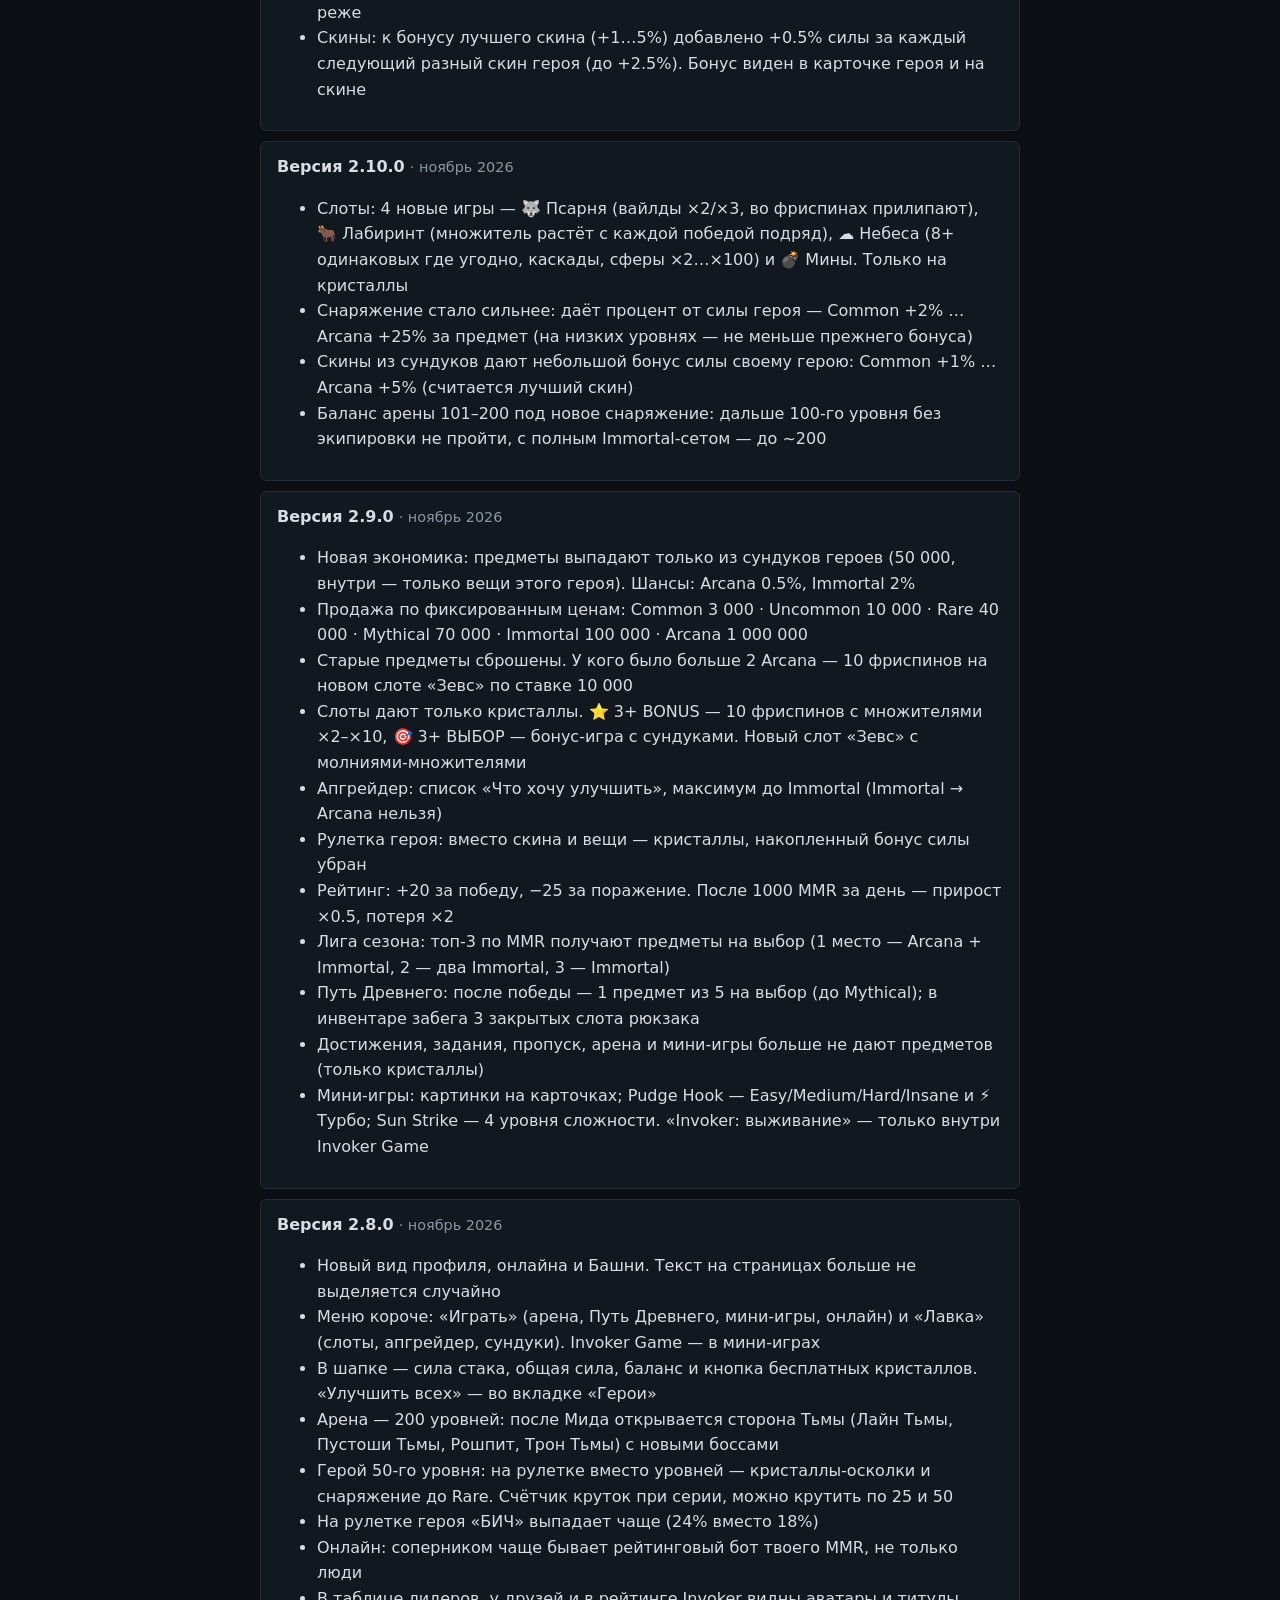
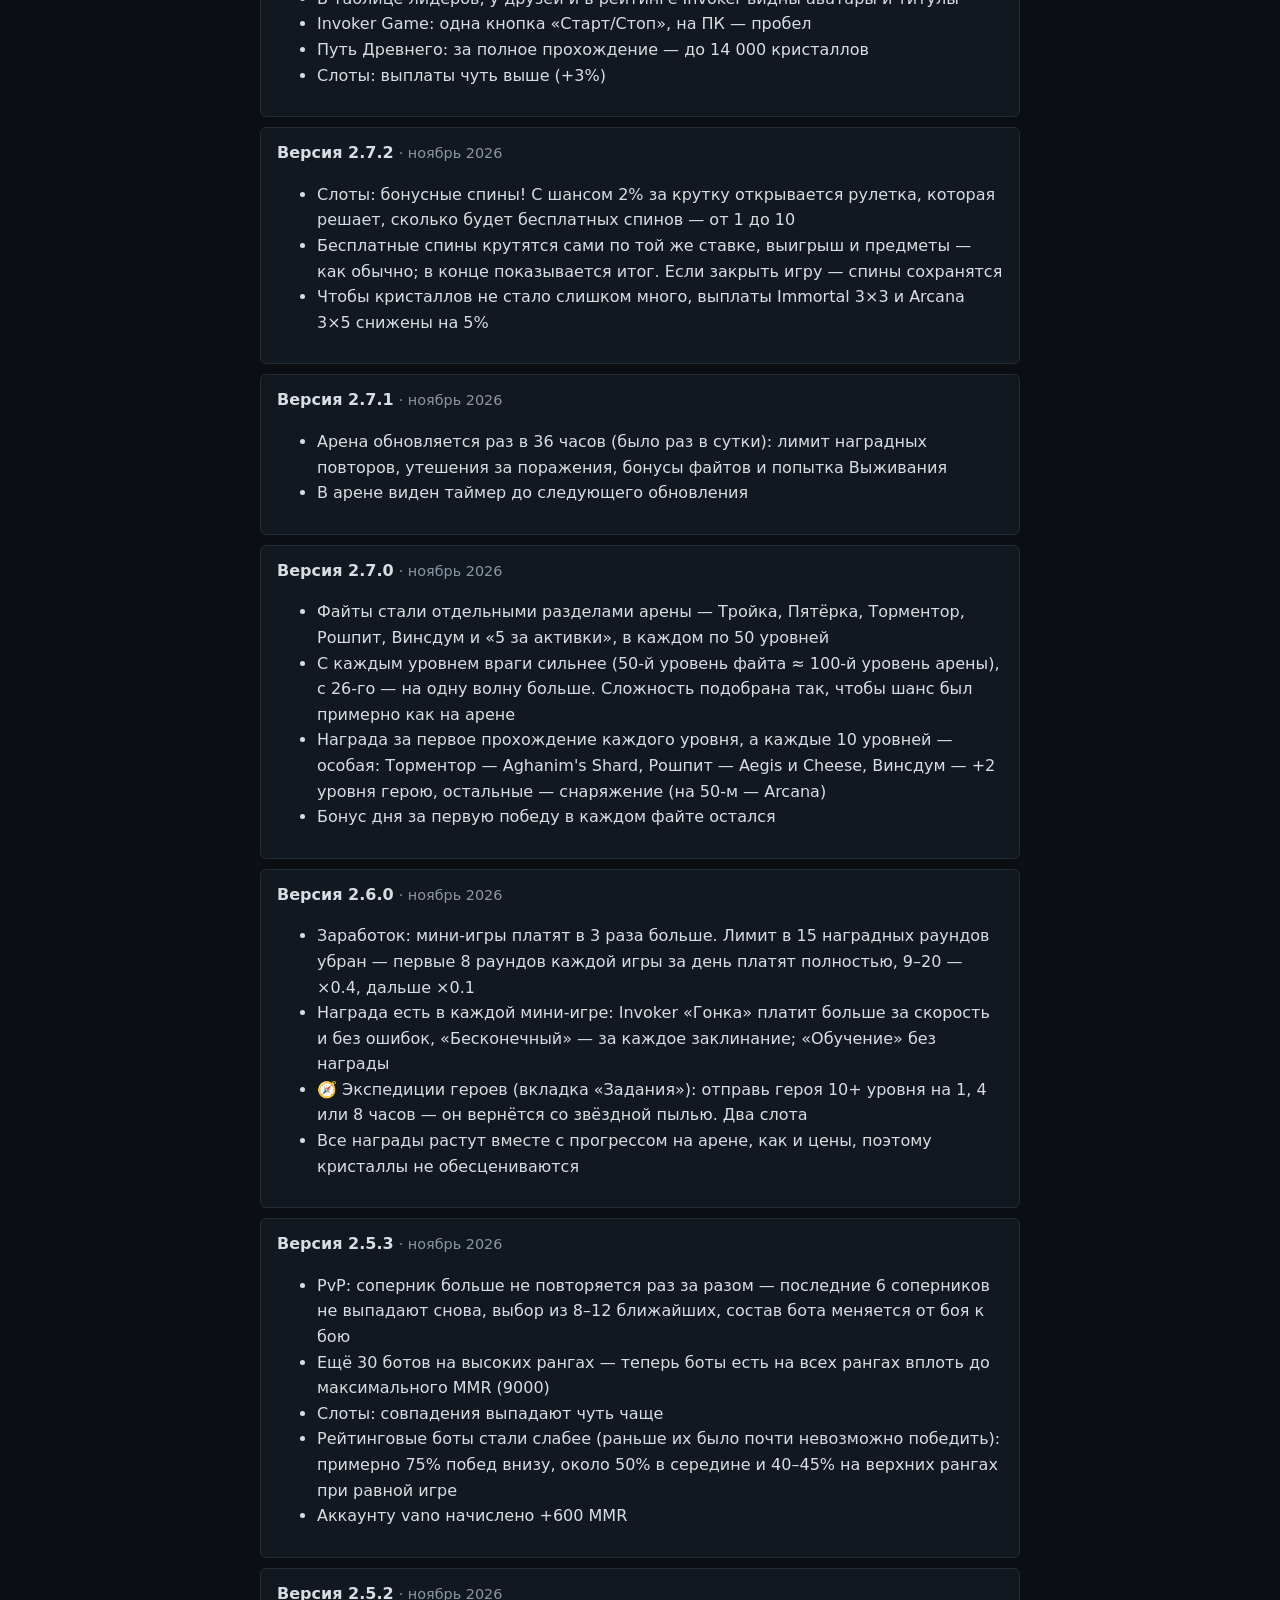
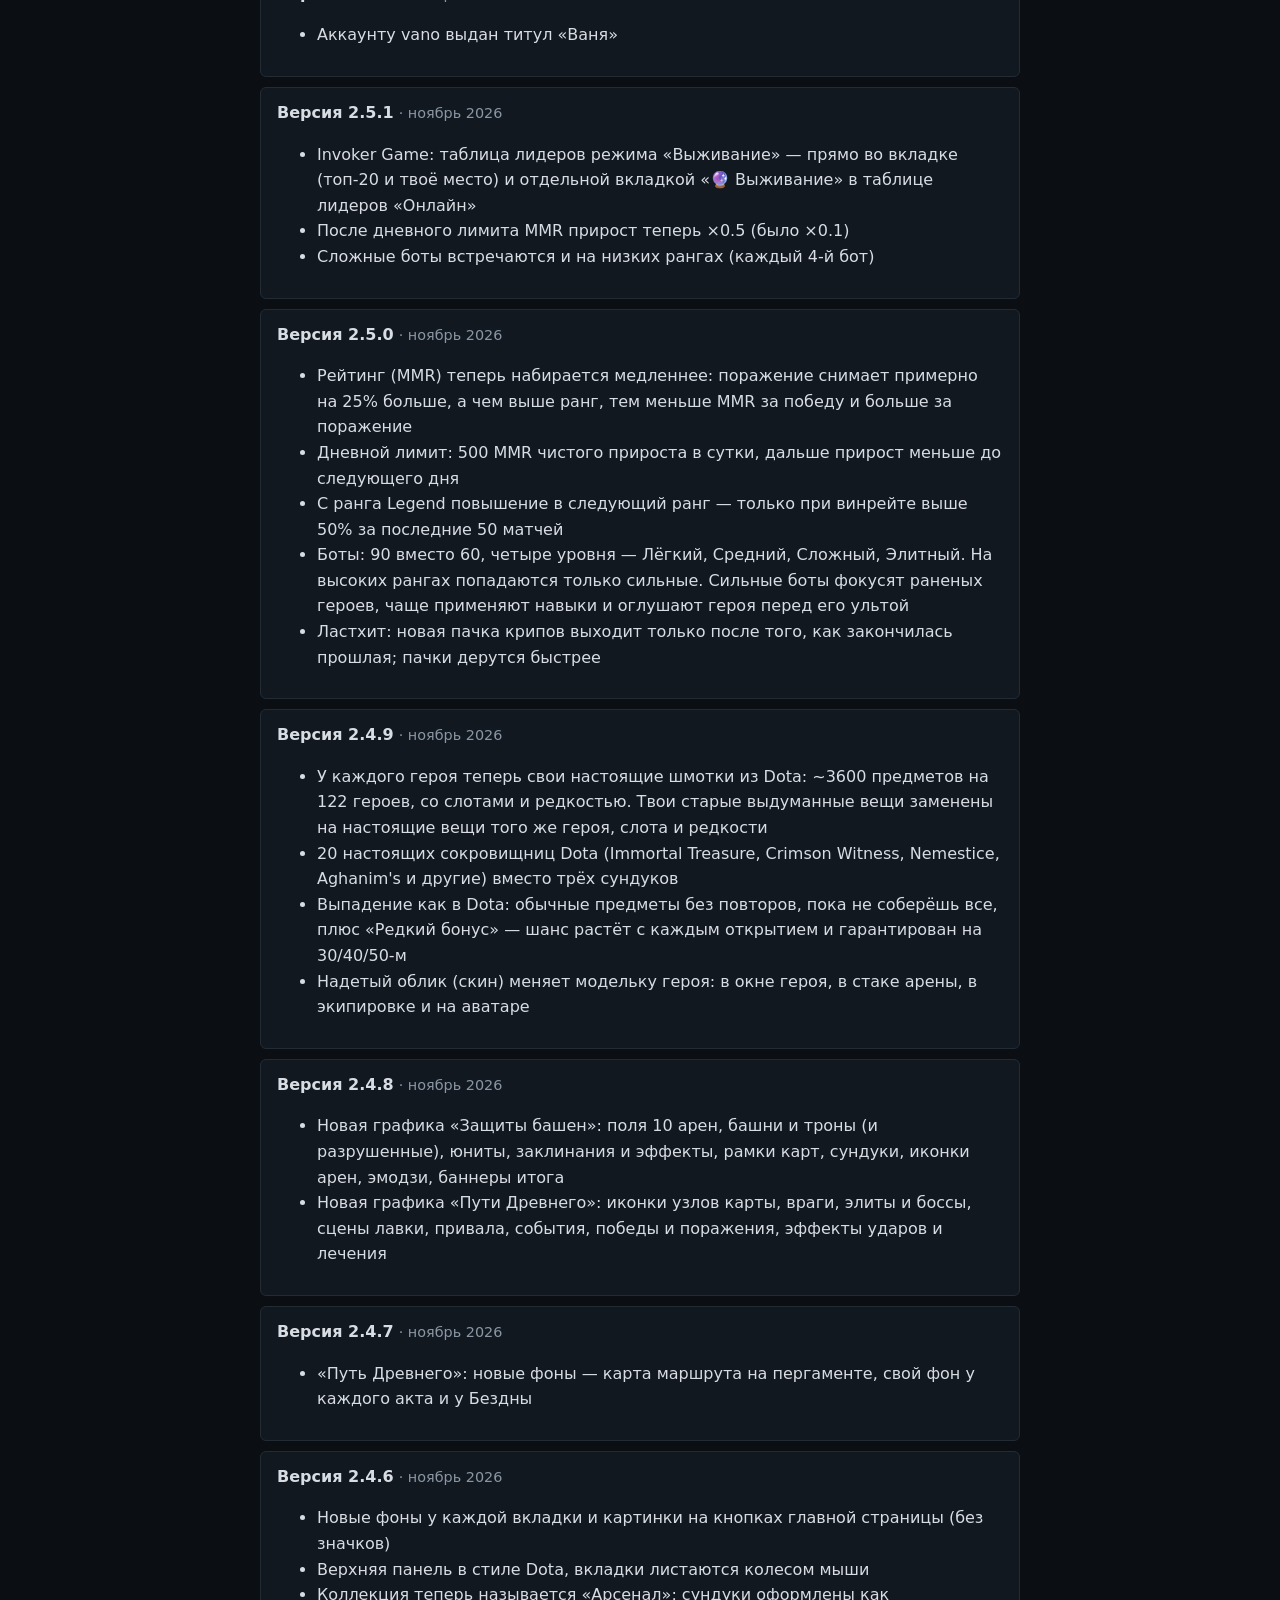
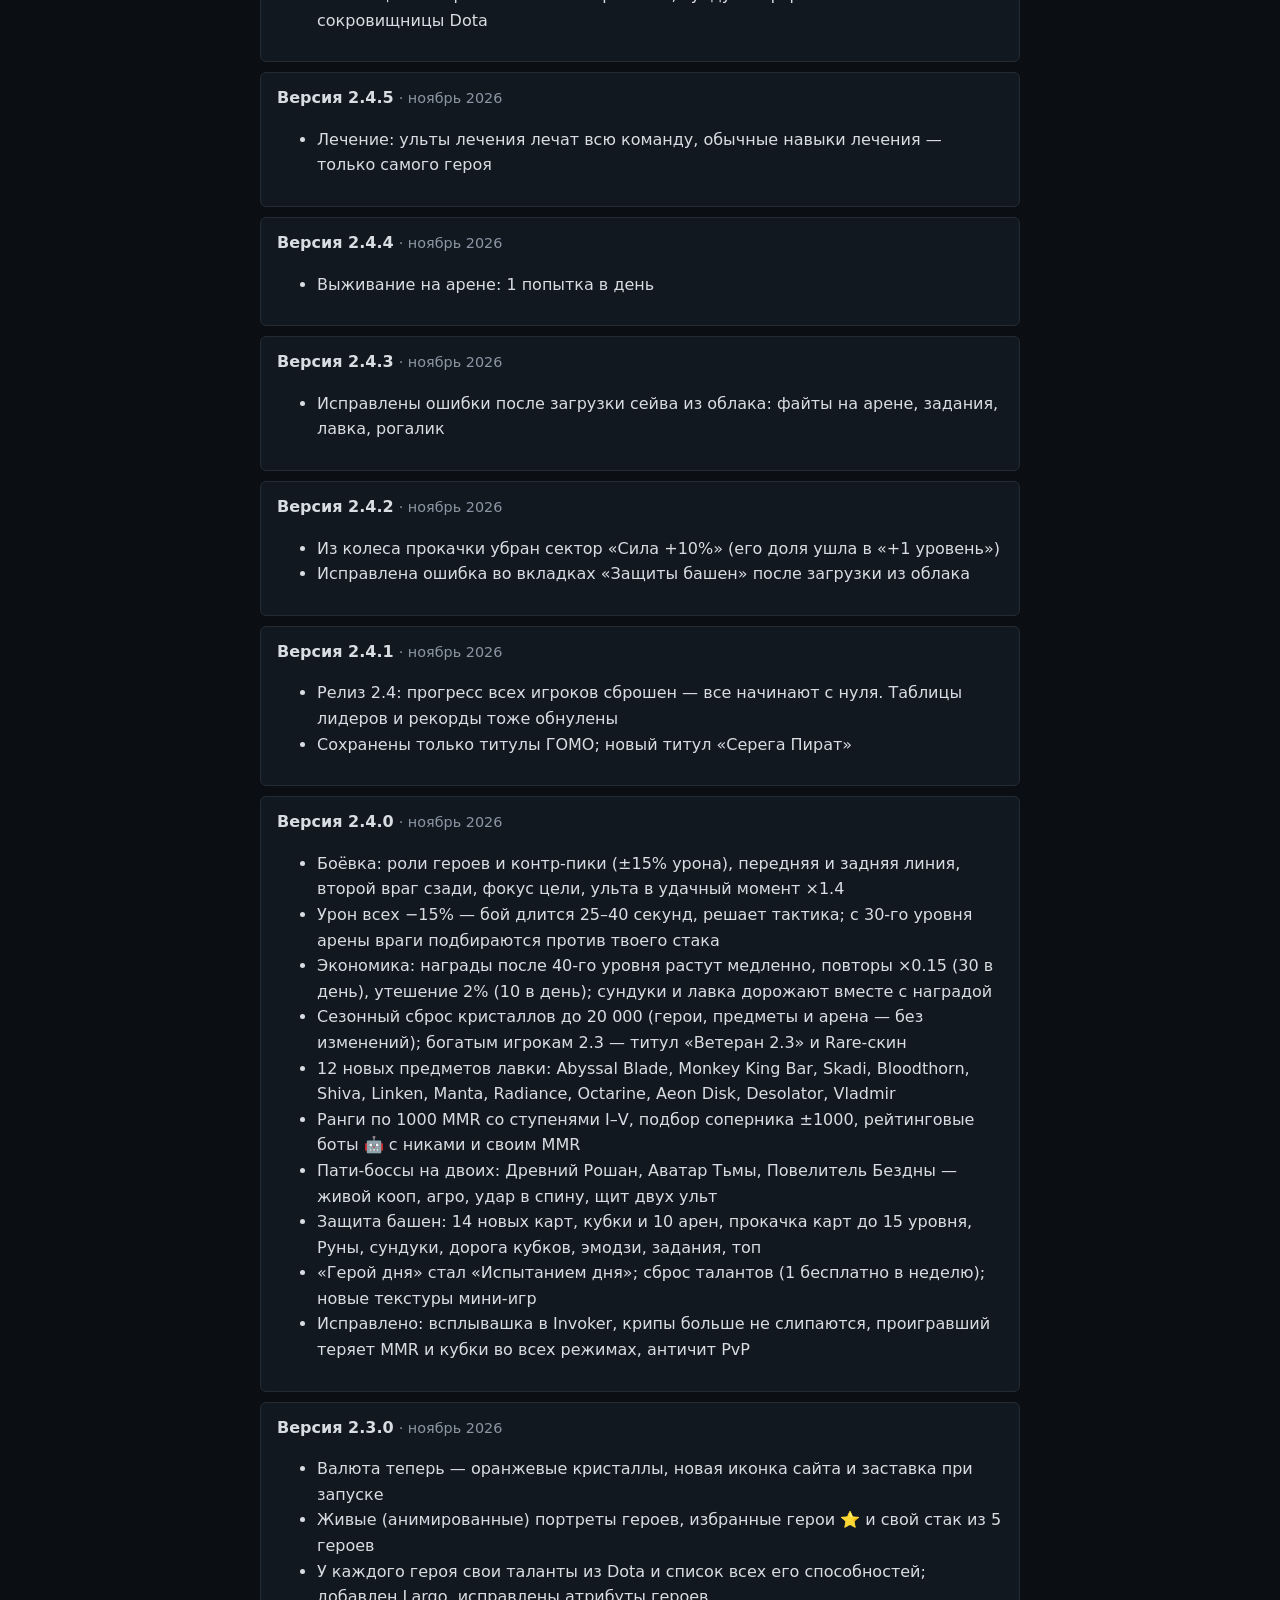
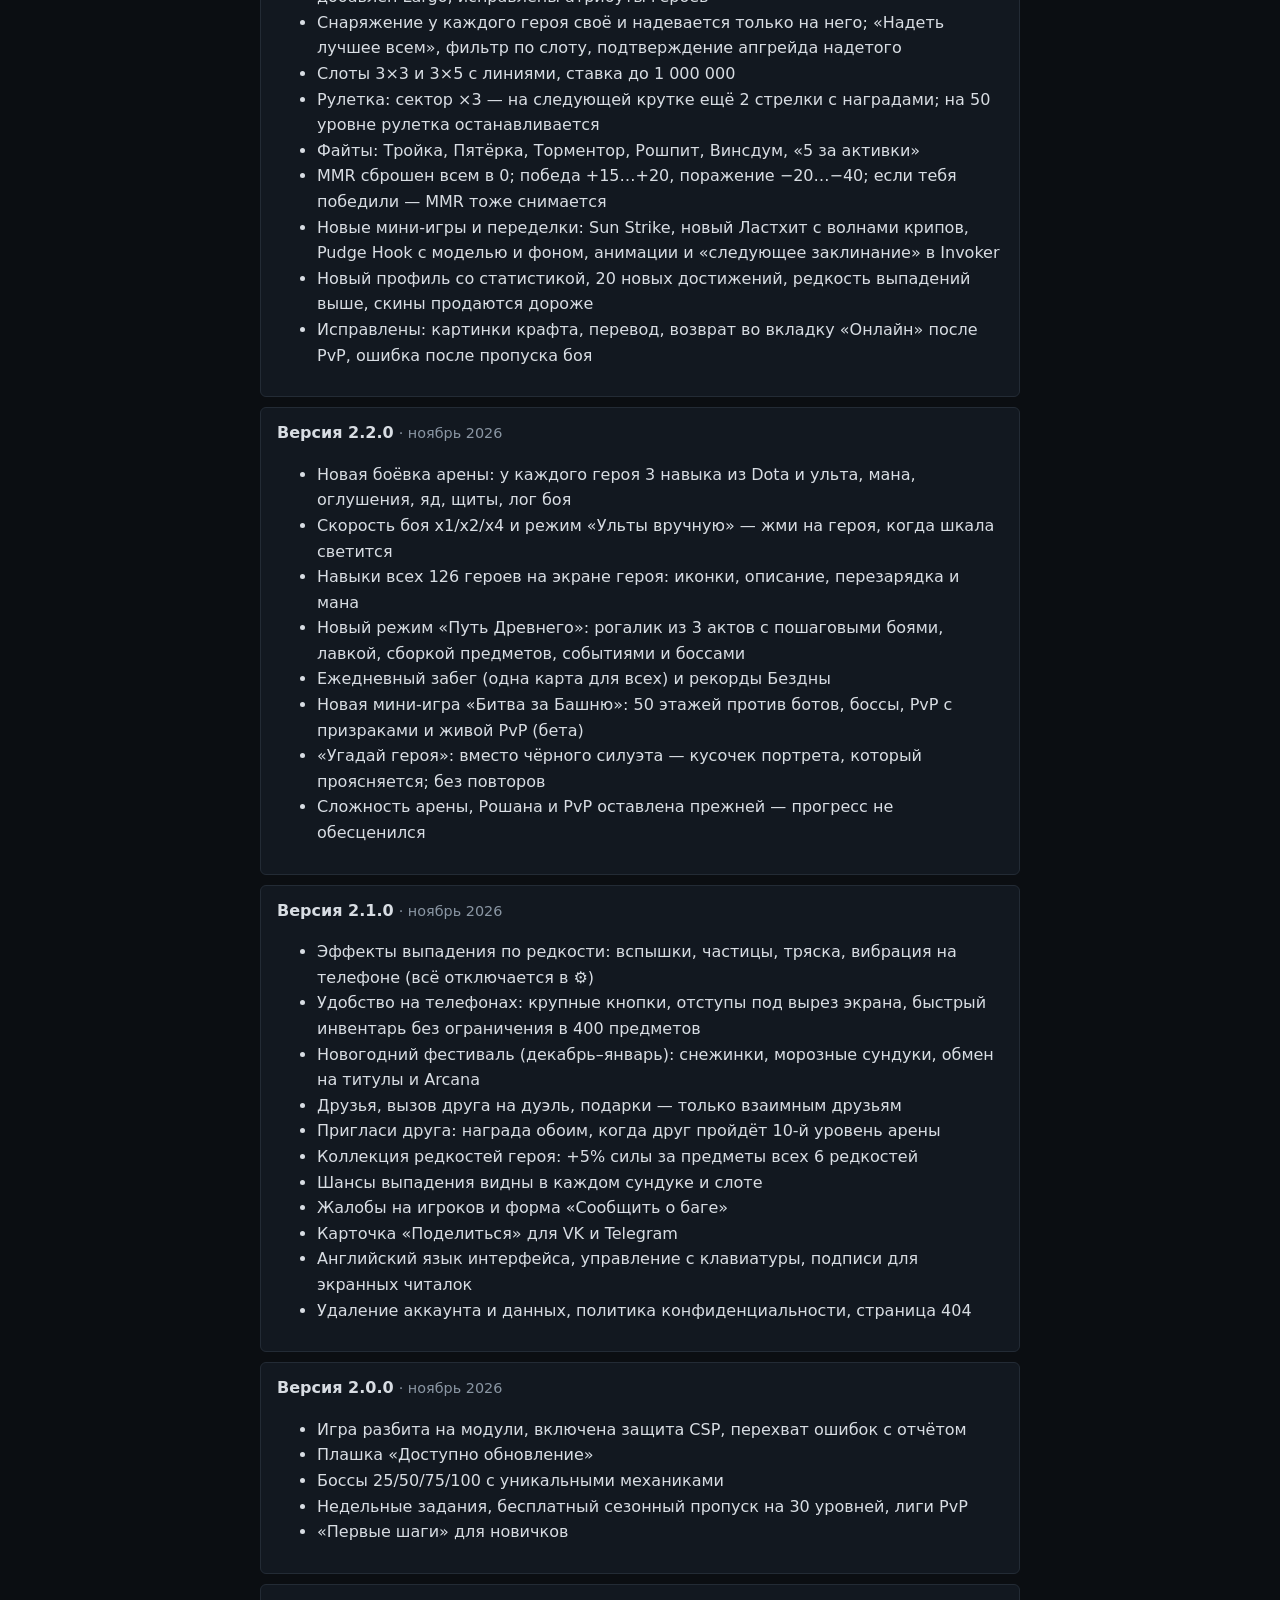
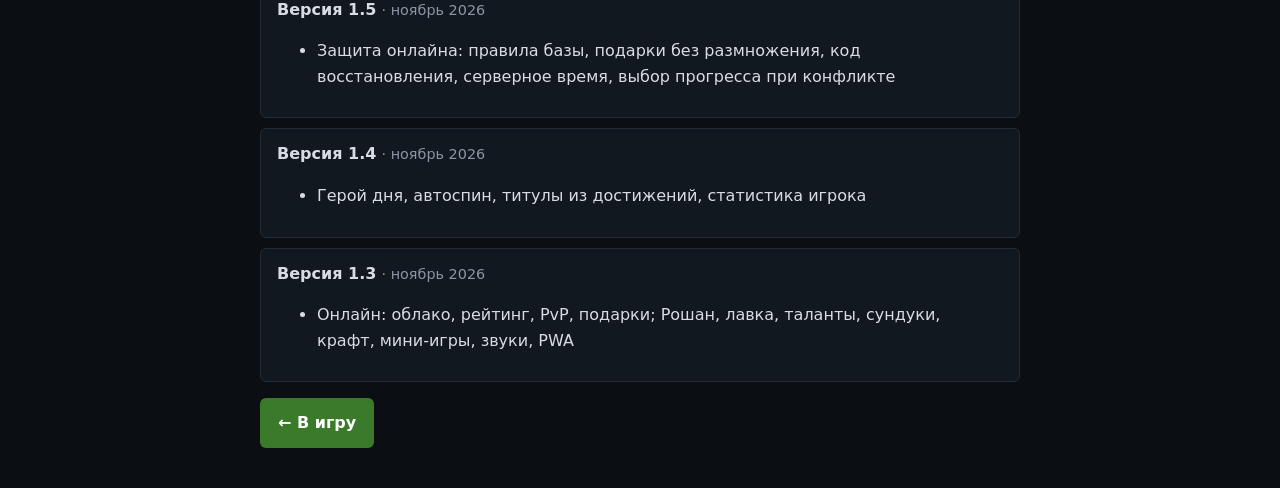
<file: roadmap.html>
<!DOCTYPE html>
<html lang="ru"><head><meta charset="utf-8"><meta name="viewport" content="width=device-width,initial-scale=1,viewport-fit=cover">
<title>Роадмап и история версий — Dota 2 Master</title><meta name="description" content="Что уже сделано и что готовится в фан-игре Dota 2 Master."><link rel="icon" href="icon-192.png"><link rel="stylesheet" href="css/page.css"></head>
<body><div class="box">
<h1>Роадмап и история версий</h1>
<p class="muted">Неофициальная некоммерческая фан-игра. Dota 2 — собственность Valve Corporation.</p>
<h2>Что готовится</h2><div id="rm"></div>
<h2>История версий</h2><div id="cl"></div>
<p><a class="btn" href="./">← В игру</a></p>
</div>
<script src="js/changelog.js"></script>
<script src="js/roadmap-page.js"></script>
</body></html>
</file>
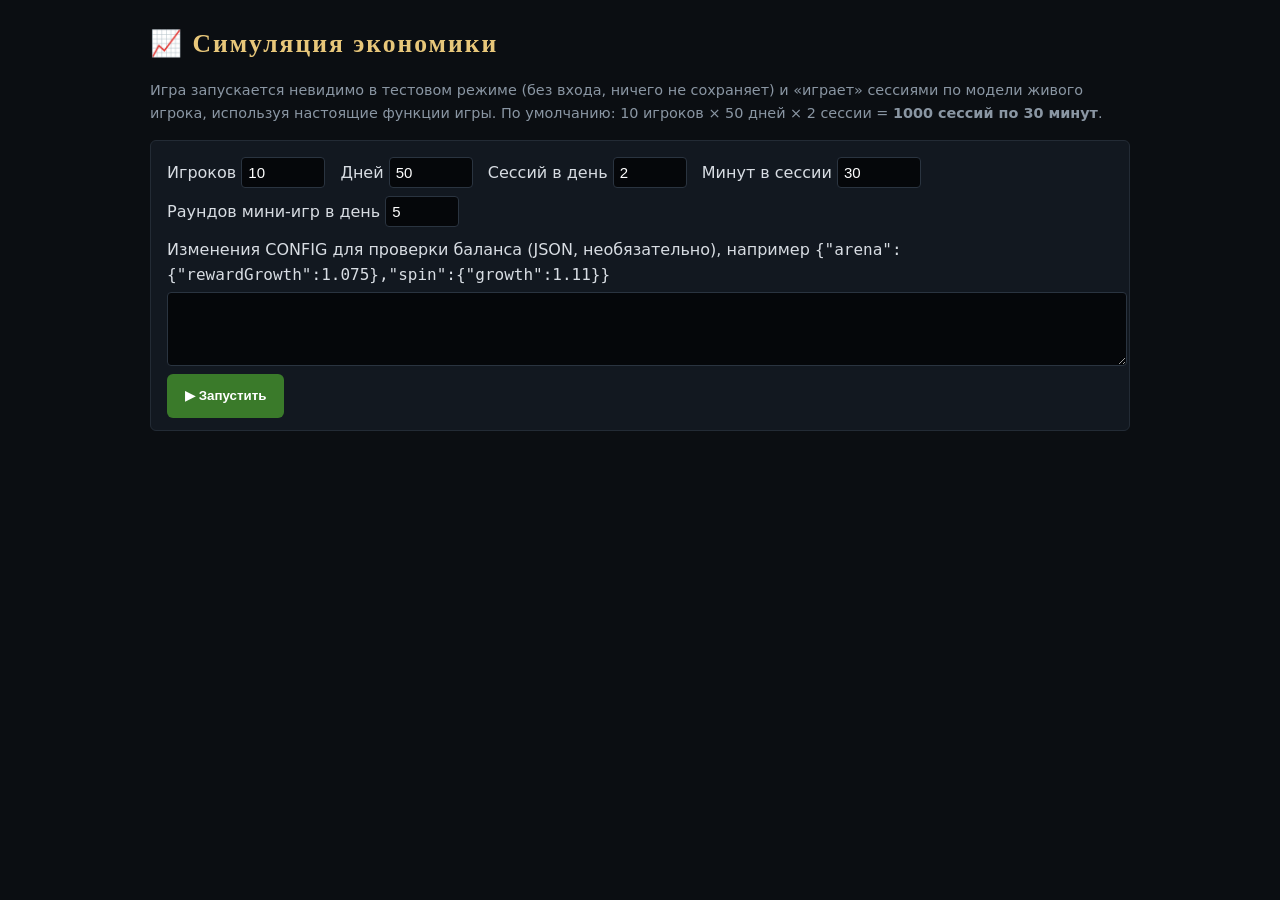
<file: tools/sim.html>
<!DOCTYPE html>
<html lang="ru"><head><meta charset="utf-8"><meta name="viewport" content="width=device-width,initial-scale=1">
<title>Симуляция экономики — Dota 2 Master</title><meta name="robots" content="noindex"><link rel="stylesheet" href="../css/page.css">
<style>.box{max-width:980px}label{display:inline-block;margin:4px 10px 4px 0}input,select,textarea{background:#05070a;color:#fff;border:1px solid #2a3440;padding:6px;border-radius:4px;font-size:15px}
canvas{width:100%;background:#0e1217;border:1px solid #232b35;border-radius:6px;margin:8px 0}button{background:#3a7a2a;color:#fff;border:0;padding:12px 18px;border-radius:6px;font-weight:700;min-height:44px;cursor:pointer}
#game{position:absolute;left:-9999px;width:800px;height:600px}</style></head>
<body><div class="box">
<h1>📈 Симуляция экономики</h1>
<p class="muted">Игра запускается невидимо в тестовом режиме (без входа, ничего не сохраняет) и «играет» сессиями по модели живого игрока, используя настоящие функции игры. По умолчанию: 10 игроков × 50 дней × 2 сессии = <b>1000 сессий по 30 минут</b>.</p>
<div class="card">
<label>Игроков <input id="np" type="number" value="10" min="1" max="50" style="width:70px"></label>
<label>Дней <input id="nd" type="number" value="50" min="1" max="120" style="width:70px"></label>
<label>Сессий в день <input id="ns" type="number" value="2" min="1" max="8" style="width:60px"></label>
<label>Минут в сессии <input id="nm" type="number" value="30" min="5" max="180" style="width:70px"></label>
<label>Раундов мини-игр в день <input id="ng" type="number" value="5" min="0" max="15" style="width:60px"></label>
<div style="margin-top:6px"><label style="display:block">Изменения CONFIG для проверки баланса (JSON, необязательно), например <code>{"arena":{"rewardGrowth":1.075},"spin":{"growth":1.11}}</code></label>
<textarea id="over" style="width:100%;height:60px"></textarea></div>
<button id="run">▶ Запустить</button> <span id="st" class="muted"></span></div>
<div id="out"></div>
</div>
<iframe id="game" title="Игра в тестовом режиме"></iframe>
<script src="sim-page.js"></script>
</body></html>
</file>
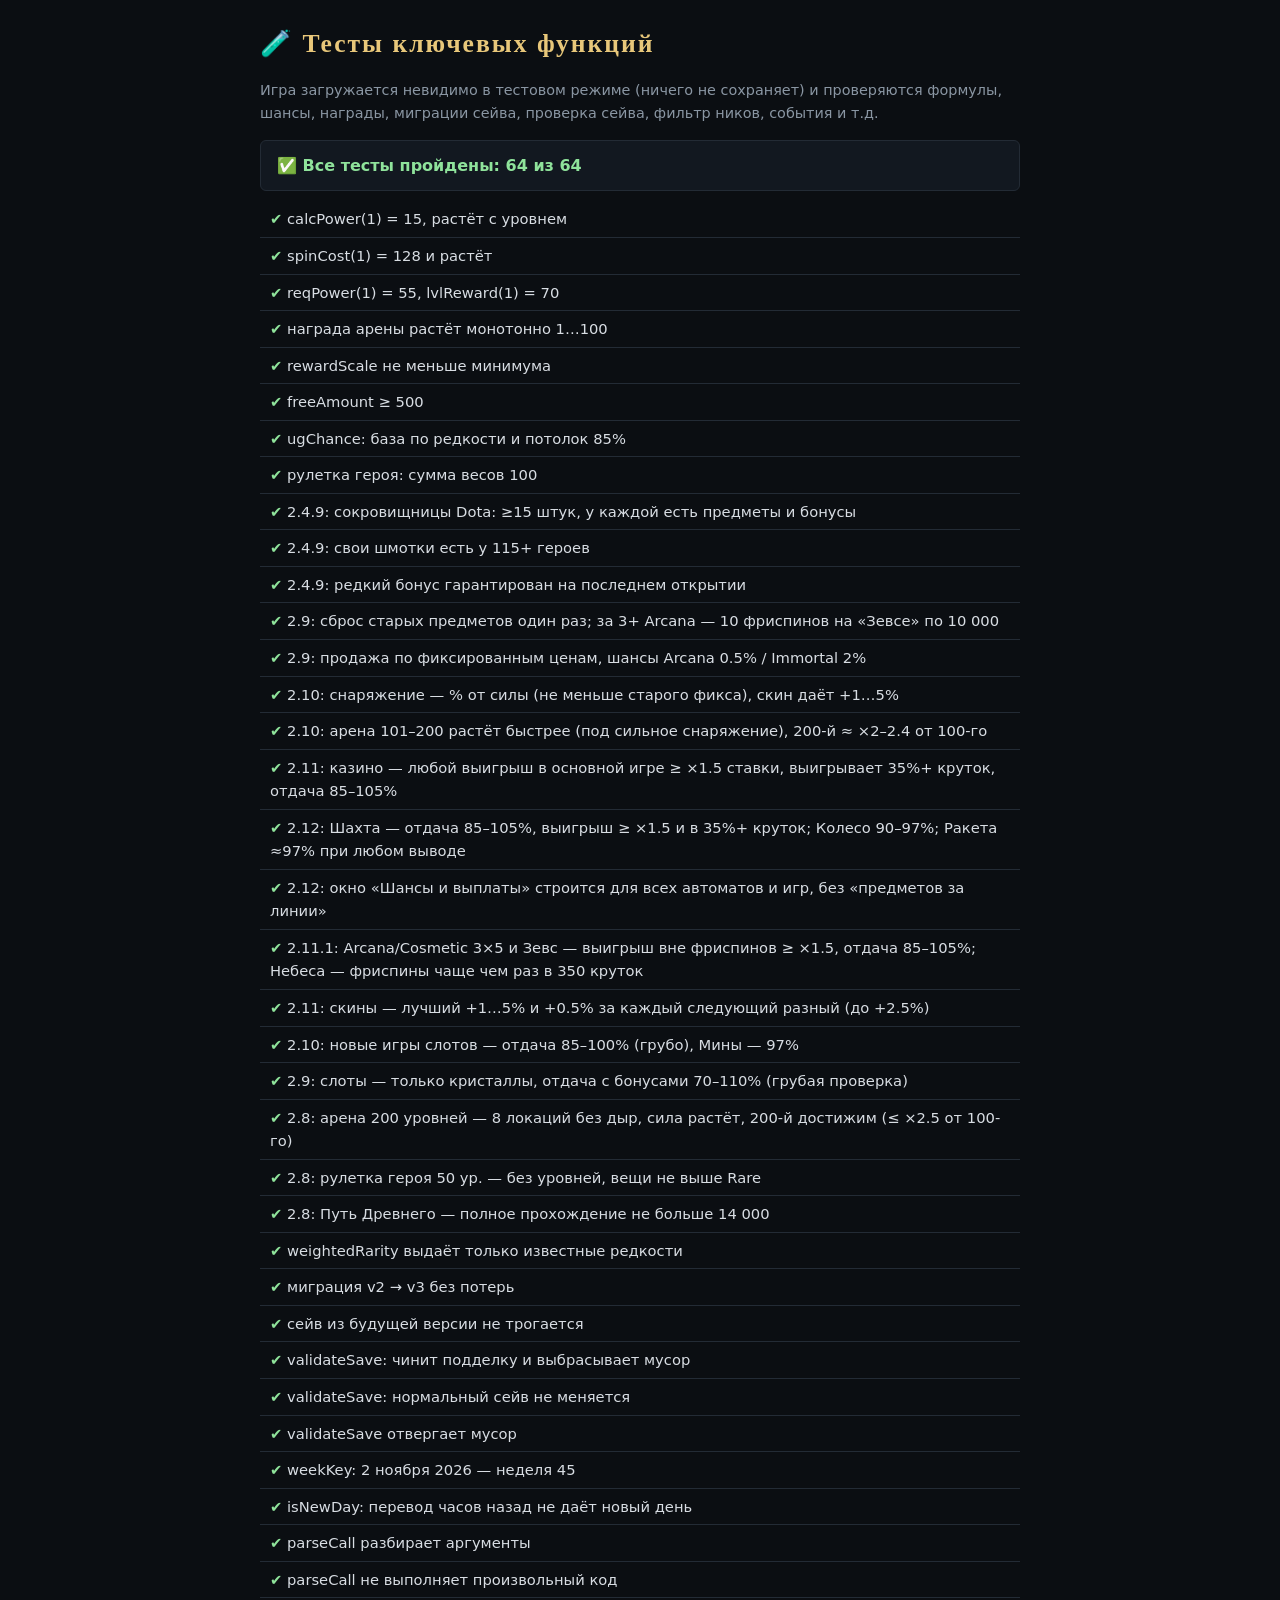
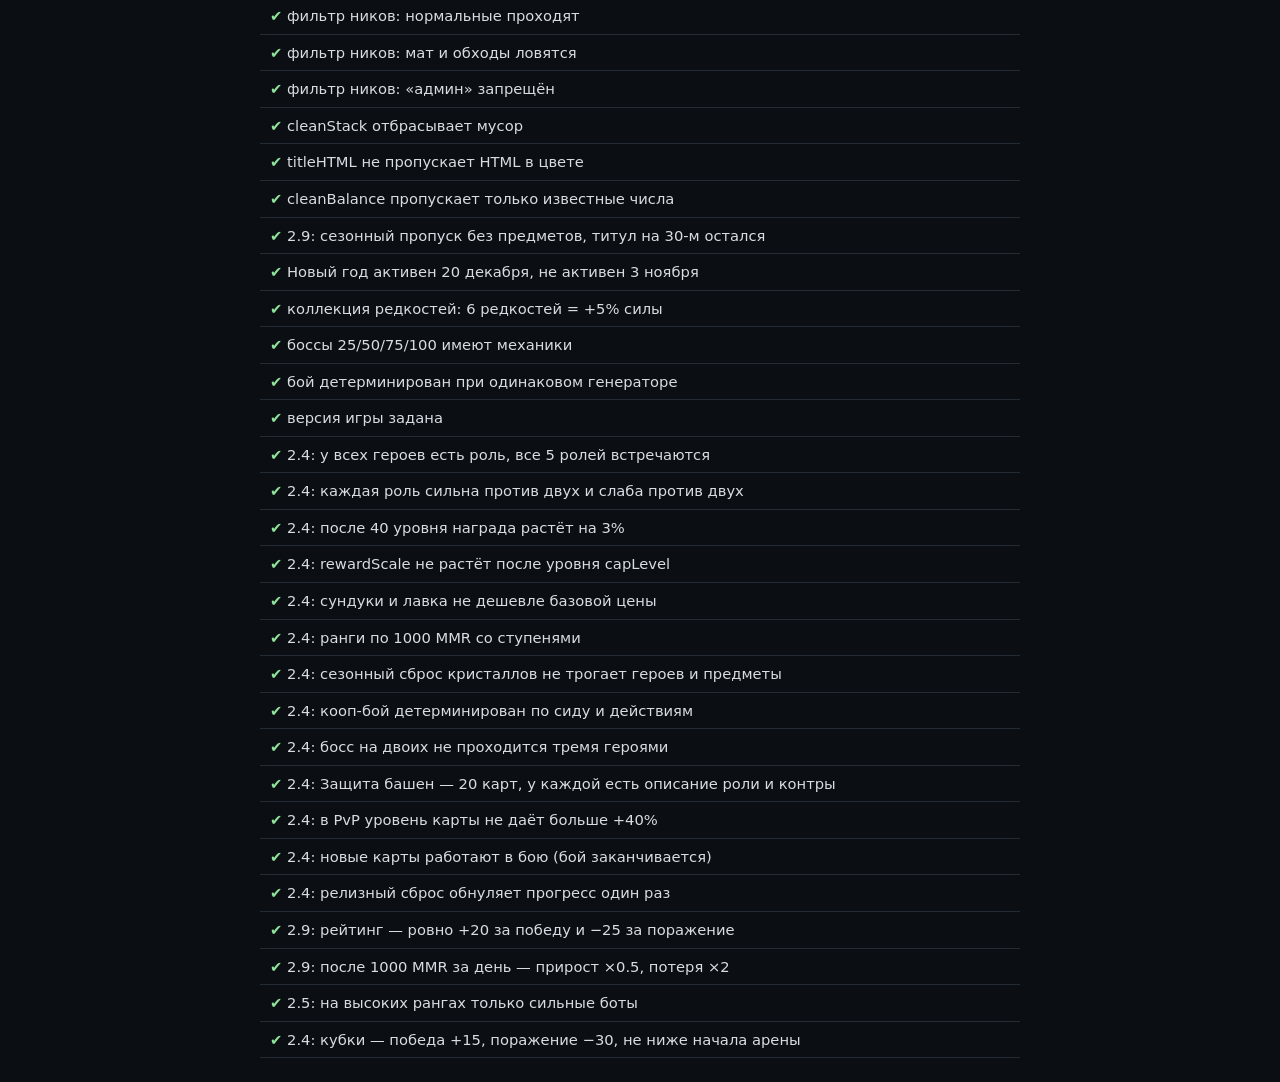
<file: tools/tests.html>
<!DOCTYPE html>
<html lang="ru"><head><meta charset="utf-8"><meta name="viewport" content="width=device-width,initial-scale=1">
<title>Тесты — Dota 2 Master</title><meta name="robots" content="noindex"><link rel="stylesheet" href="../css/page.css">
<style>.ok{color:#8fe39b}.bad{color:#ff8a8a}.t{padding:6px 10px;border-bottom:1px solid #232b35;font-size:.92rem}#game{position:absolute;left:-9999px;width:800px;height:600px}</style></head>
<body><div class="box">
<h1>🧪 Тесты ключевых функций</h1>
<p class="muted">Игра загружается невидимо в тестовом режиме (ничего не сохраняет) и проверяются формулы, шансы, награды, миграции сейва, проверка сейва, фильтр ников, события и т.д.</p>
<div id="sum" class="card">Запуск…</div><div id="list"></div>
</div>
<iframe id="game" title="Игра в тестовом режиме"></iframe>
<script src="tests.js"></script>
</body></html>
</file>
<file: css/style.css>
:root{
  --bg:#07090c; --panel:#141a21; --panel2:#0e1217; --line:#2a333d; --line2:#3a4552;
  --gold:#c8a45a; --gold2:#e8c77a; --gold3:#8a6d32; --red:#b8321f; --red2:#e0452f;
  --green:#4c9a2a; --green2:#6cc53f; --text:#dfe6ec; --muted:#8a96a3; --danger:#e05a4a; --ok:#7ad35a;
  --radiant:#3fbf4f; --dire:#d0402e;
}
*{margin:0;padding:0;box-sizing:border-box}
::-webkit-scrollbar{width:8px;height:8px}::-webkit-scrollbar-track{background:#0b0e12}::-webkit-scrollbar-thumb{background:#2c3540;border-radius:4px}::-webkit-scrollbar-thumb:hover{background:var(--gold3)}
body{font-family:'Roboto Condensed',system-ui,sans-serif;color:var(--text);background:var(--bg);min-height:100vh;
  background-image:radial-gradient(ellipse 70% 45% at 15% -10%,rgba(184,50,31,.28),transparent 70%),radial-gradient(ellipse 60% 40% at 90% 0%,rgba(200,164,90,.13),transparent 70%),radial-gradient(ellipse 80% 50% at 50% 115%,rgba(30,60,90,.25),transparent),linear-gradient(180deg,#07090c,#0c1015 50%,#07090c);background-attachment:fixed}
body::before{content:'';position:fixed;inset:0;pointer-events:none;z-index:0;opacity:.35;
  background-image:repeating-linear-gradient(45deg,rgba(255,255,255,.012) 0 2px,transparent 2px 6px)}
h1,h2,h3,.cinzel{font-family:'Cinzel',Georgia,serif}
a{color:var(--gold2)}
button{font-family:inherit}
.wrap{max-width:1320px;margin:0 auto;padding:0 14px;position:relative;z-index:1}
img.gem{width:22px;height:16px;object-fit:contain;vertical-align:-3px;margin-left:3px;filter:drop-shadow(0 0 4px rgba(120,200,255,.6))}
.gemv{white-space:nowrap}

/* ---------- TOP NAV (Dota dashboard) ---------- */
.topnav{position:sticky;top:0;z-index:50;background:linear-gradient(180deg,#1a2028 0%,#0f1318 100%);border-bottom:1px solid #000;box-shadow:0 1px 0 rgba(200,164,90,.25),0 8px 24px rgba(0,0,0,.6)}
.topnav .wrap{display:flex;align-items:center;gap:14px;flex-wrap:wrap;padding-top:8px}
.topnav .wrap>.logo{order:1}.topnav .wrap>.userbox{order:2;margin-left:auto}.topnav .wrap>.nav{order:3;flex:0 0 100%;border-top:1px solid rgba(255,255,255,.05)}
.logo{display:flex;align-items:center;gap:10px;cursor:pointer;flex-shrink:0}
.logo-mark{width:38px;height:38px;border-radius:6px;background:radial-gradient(circle at 35% 30%,#ff6a45,#a3200f 60%,#4a0b04);box-shadow:inset 0 0 0 2px rgba(0,0,0,.6),0 0 14px rgba(224,69,47,.55);display:grid;place-items:center;font-family:Cinzel;font-weight:900;color:#1a0602;font-size:1.25rem}
.logo-text{font-family:Cinzel;font-weight:900;font-size:1.25rem;letter-spacing:3px;line-height:1;
  background:linear-gradient(180deg,#fff2c9,#e8c77a 45%,#a5782c);-webkit-background-clip:text;background-clip:text;color:transparent;filter:drop-shadow(0 2px 6px rgba(0,0,0,.8))}
.logo-text small{display:block;font-size:.55rem;letter-spacing:5px;color:var(--muted);-webkit-text-fill-color:var(--muted);margin-top:3px}
.nav{display:flex;gap:2px;flex:1;overflow-x:auto;scrollbar-width:none}.nav::-webkit-scrollbar{display:none}
.nav button{background:none;border:none;color:#9aa6b2;font-family:Cinzel;font-weight:700;font-size:.76rem;letter-spacing:1px;text-transform:uppercase;padding:0 12px;height:42px;cursor:pointer;position:relative;white-space:nowrap;transition:color .15s}
.nav button:hover{color:#fff}
.nav button.active{color:var(--gold2);text-shadow:0 0 12px rgba(232,199,122,.45)}
.nav button.active::after{content:'';position:absolute;left:10px;right:10px;bottom:0;height:3px;background:linear-gradient(90deg,transparent,var(--gold2),transparent);box-shadow:0 0 10px var(--gold)}
.userbox{display:flex;align-items:center;gap:10px;flex-shrink:0}
.cur-chip{display:flex;align-items:center;gap:6px;background:linear-gradient(180deg,#0b0e12,#151b22);border:1px solid var(--line);border-radius:4px;padding:6px 10px;font-weight:700;color:#bfe3ff;font-size:.95rem}
.cur-chip.pw{color:var(--gold2)}
.profile-chip{display:flex;flex-shrink:0;max-height:48px;align-items:center;gap:8px;cursor:pointer;padding:4px 8px 4px 4px;border:1px solid var(--line);border-radius:4px;background:#0d1116}
.profile-chip:hover{border-color:var(--gold3)}
.profile-chip img{width:44px;height:25px;object-fit:cover;border-radius:2px;border:1px solid var(--gold3)}
.profile-chip .nick{font-weight:700;color:#fff;max-width:120px;overflow:hidden;text-overflow:ellipsis;white-space:nowrap}
.profile-chip .lvl{font-size:.7rem;color:var(--muted)}

.subbar{position:relative;z-index:1;background:rgba(10,13,17,.7);border-bottom:1px solid #1d242c}
.subbar .wrap{display:flex;align-items:center;gap:8px;flex-wrap:wrap;padding:8px 14px}
.stat{display:flex;align-items:center;gap:6px;font-size:.8rem;color:var(--muted);padding:4px 10px;border-right:1px solid #1d242c}
.stat b{color:var(--text);font-size:.95rem}
.spacer{flex:1}

/* ---------- Buttons ---------- */
.btn{border:1px solid #000;border-radius:3px;padding:8px 16px;cursor:pointer;font-family:'Roboto Condensed';font-weight:700;letter-spacing:.8px;text-transform:uppercase;font-size:.78rem;color:#e6ecf2;
  background:linear-gradient(180deg,#3a4552,#232b34);box-shadow:inset 0 1px 0 rgba(255,255,255,.12),0 2px 6px rgba(0,0,0,.5);transition:filter .12s,transform .12s}
.btn:hover:not(:disabled){filter:brightness(1.18)}
.btn:active:not(:disabled){transform:translateY(1px)}
.btn:disabled{opacity:.45;cursor:not-allowed}
.btn.green{background:linear-gradient(180deg,#5aa83a 0%,#3b7d22 55%,#2a5c18 100%);color:#f2ffe8;text-shadow:0 1px 1px #000}
.btn.red{background:linear-gradient(180deg,#d4462f,#9b2a19 60%,#6e1c10);color:#fff3ef}
.btn.gold{background:linear-gradient(180deg,#f1d48a,#c8a45a 55%,#8a6d32);color:#1c1406}
.btn.ghost{background:transparent;border:1px solid var(--line2);box-shadow:none;color:var(--muted)}
.btn.ghost:hover{color:var(--gold2);border-color:var(--gold3)}
.btn.ghost.active{color:var(--gold2);border-color:var(--gold);background:rgba(200,164,90,.1)}
.btn.big{font-family:Cinzel;font-size:1.05rem;letter-spacing:3px;padding:13px 38px}
.btn.sm{padding:5px 10px;font-size:.7rem}
.seg{display:inline-flex;border:1px solid var(--line2);border-radius:3px;overflow:hidden}
.seg button{background:#10151b;border:none;color:var(--muted);padding:6px 10px;font-size:.72rem;font-weight:700;letter-spacing:.5px;text-transform:uppercase;cursor:pointer}
.seg button.active{background:linear-gradient(180deg,#3a3020,#251e12);color:var(--gold2)}
select,input[type=text],input[type=password],input[type=number]{background:#0a0d11;border:1px solid var(--line2);color:var(--text);border-radius:3px;padding:7px 10px;font-family:inherit;font-size:.9rem}
select:focus,input:focus{outline:none;border-color:var(--gold3);box-shadow:0 0 0 2px rgba(200,164,90,.15)}

/* ---------- Panels ---------- */
.panel{background:linear-gradient(180deg,rgba(26,32,40,.96),rgba(14,18,23,.97));border:1px solid #000;box-shadow:inset 0 0 0 1px rgba(255,255,255,.05),0 10px 30px rgba(0,0,0,.45);border-radius:4px;position:relative}
.panel::before{content:'';position:absolute;inset:0;border-radius:4px;pointer-events:none;background:linear-gradient(180deg,rgba(200,164,90,.08),transparent 30%)}
.panel-h{display:flex;align-items:center;gap:10px;padding:10px 14px;border-bottom:1px solid #000;box-shadow:0 1px 0 rgba(255,255,255,.04);background:linear-gradient(180deg,rgba(255,255,255,.04),transparent)}
.panel-h h2,.panel-h h3{font-size:.95rem;letter-spacing:2px;color:var(--gold2);text-transform:uppercase}
.panel-b{padding:14px}
.sec-title{font-family:Cinzel;font-weight:700;color:var(--gold2);letter-spacing:3px;text-transform:uppercase;font-size:1.15rem;margin:18px 0 10px;display:flex;align-items:center;gap:10px}
.sec-title::after{content:'';flex:1;height:1px;background:linear-gradient(90deg,var(--gold3),transparent)}
.muted{color:var(--muted)}
.tab{display:none;position:relative;z-index:1;padding:14px 0 30px;animation:fade .25s ease}
.tab.active{display:block}
@keyframes fade{from{opacity:0;transform:translateY(5px)}to{opacity:1;transform:none}}
.subtabs{display:flex;gap:4px;flex-wrap:wrap;margin-bottom:14px;border-bottom:1px solid var(--line)}
.subtabs button{background:none;border:none;border-bottom:3px solid transparent;color:var(--muted);font-family:Cinzel;font-weight:700;letter-spacing:1.5px;padding:10px 16px;cursor:pointer;font-size:.85rem;text-transform:uppercase;margin-bottom:-1px}
.subtabs button:hover{color:#fff}
.subtabs button.active{color:var(--gold2);border-bottom-color:var(--gold)}

/* ---------- HOME ---------- */
.hero-banner{position:relative;overflow:hidden;border-radius:4px;border:1px solid #000;min-height:260px;display:flex;align-items:flex-end;padding:28px;
  background:radial-gradient(ellipse at 70% 40%,rgba(224,69,47,.35),transparent 60%),linear-gradient(120deg,#120a08,#1d1310 50%,#0b0d12)}
.hero-banner .bg-heroes{position:absolute;right:0;top:0;bottom:0;display:flex;gap:0;opacity:.9;mask-image:linear-gradient(90deg,transparent,#000 35%)}
.hero-banner .bg-heroes img{height:100%;width:auto;object-fit:cover;filter:saturate(1.1) contrast(1.05)}
.hero-banner .txt{position:relative;max-width:560px}
.hero-banner h1{font-size:clamp(2rem,5vw,3.4rem);letter-spacing:6px;line-height:1;background:linear-gradient(180deg,#fff2c9,#e8c77a 45%,#9a6c25);-webkit-background-clip:text;background-clip:text;color:transparent;filter:drop-shadow(0 4px 12px #000)}
.hero-banner p{margin:12px 0 18px;color:#cfd7df;line-height:1.5;text-shadow:0 1px 3px #000}
.home-grid{display:grid;grid-template-columns:repeat(auto-fit,minmax(230px,1fr));gap:12px;margin-top:14px}
.home-card{cursor:pointer;padding:16px;transition:transform .15s}
.home-card:hover{transform:translateY(-3px)}
.home-card .ic{font-size:1.7rem}
.home-card h3{color:var(--gold2);font-size:1rem;letter-spacing:2px;margin:6px 0}
.home-card p{color:var(--muted);font-size:.85rem;line-height:1.4}

/* ---------- HEROES TAB ---------- */
.heroes-layout{display:grid;grid-template-columns:1fr 400px;gap:14px}
@media(max-width:1000px){.heroes-layout{grid-template-columns:1fr}}
.attr-filter{display:flex;gap:6px;flex-wrap:wrap;margin-bottom:10px;align-items:center}
.attr-btn{display:flex;align-items:center;gap:6px;background:#0f1419;border:1px solid var(--line);border-radius:3px;color:var(--muted);padding:6px 10px;cursor:pointer;font-weight:700;font-size:.78rem;letter-spacing:.5px;text-transform:uppercase}
.attr-btn img{width:20px;height:20px}
.attr-btn.active{color:#fff;border-color:var(--gold3);background:linear-gradient(180deg,#2a2418,#14110b)}
.attr-group{margin-bottom:12px}
.attr-head{display:flex;align-items:center;gap:8px;font-family:Cinzel;font-weight:700;letter-spacing:2px;font-size:.85rem;text-transform:uppercase;margin:6px 0 8px}
.attr-head img{width:24px;height:24px}
.heroes-scroll{max-height:720px;overflow-y:auto;padding-right:6px}
.hero-grid{display:grid;grid-template-columns:repeat(auto-fill,minmax(96px,1fr));gap:6px}
.hcard{position:relative;cursor:pointer;border:1px solid #000;background:#0b0e12;transition:transform .15s,box-shadow .15s;overflow:hidden;border-radius:2px}
.hcard img{width:100%;aspect-ratio:16/9;object-fit:cover;display:block;filter:saturate(.9)}
.hcard:hover{transform:scale(1.06);z-index:2;box-shadow:0 0 0 1px var(--gold),0 6px 18px rgba(0,0,0,.7)}
.hcard:hover img{filter:saturate(1.15) brightness(1.1)}
.hcard.selected{box-shadow:0 0 0 2px var(--gold2),0 0 18px rgba(232,199,122,.5)}
.hcard .hinfo{position:absolute;left:0;right:0;bottom:0;padding:10px 4px 2px;background:linear-gradient(0deg,rgba(0,0,0,.92),transparent);font-size:.66rem;display:flex;justify-content:space-between;align-items:flex-end}
.hcard .hname{font-weight:700;white-space:nowrap;overflow:hidden;text-overflow:ellipsis;max-width:62%}
.hcard .hlvl{color:var(--gold2);font-weight:700}
.hcard .tier{position:absolute;inset:0;pointer-events:none;border:2px solid transparent}
.tier-1{border-color:#5e98d9!important}.tier-2{border-color:#4b69ff!important}.tier-3{border-color:#8847ff!important;box-shadow:inset 0 0 10px rgba(136,71,255,.5)}
.tier-4{border-color:#e4ae39!important;box-shadow:inset 0 0 12px rgba(228,174,57,.5)}.tier-5{border-color:#ade55c!important;box-shadow:inset 0 0 14px rgba(173,229,92,.55);animation:tierglow 2s infinite}
@keyframes tierglow{50%{box-shadow:inset 0 0 22px rgba(173,229,92,.9)}}
.hcard .mainstar{position:absolute;top:2px;left:3px;font-size:.75rem;filter:drop-shadow(0 0 3px #000)}

.roulette-panel{padding:16px;display:flex;flex-direction:column;align-items:center;text-align:center}
.sel-preview{display:flex;align-items:center;gap:12px;width:100%;min-height:84px;margin-bottom:6px}
.sel-preview img{width:64px;height:84px;object-fit:cover;border:1px solid var(--gold3);border-radius:2px;box-shadow:0 0 14px rgba(200,164,90,.25)}
.sel-preview .meta{text-align:left;flex:1}
.sel-preview .nm{font-family:Cinzel;font-weight:700;font-size:1.1rem;color:#fff}
.sel-preview .sub{font-size:.8rem;color:var(--muted);margin-top:2px}
.xpbar{height:6px;background:#0a0d11;border:1px solid #000;margin-top:6px;border-radius:3px;overflow:hidden}
.xpbar>div{height:100%;background:linear-gradient(90deg,var(--gold3),var(--gold2))}

/* ---------- SVG WHEELS ---------- */
.wheel-wrap{position:relative;width:320px;height:320px;margin:10px auto 14px;max-width:88vw;aspect-ratio:1}
.wheel-wrap.small{width:280px;height:280px}
.wheel-rot{position:absolute;inset:0;will-change:transform}
.wheel-rot svg,.wheel-static svg{width:100%;height:100%;display:block}
.wheel-static{position:absolute;inset:0;pointer-events:none}
.wheel-pointer{position:absolute;left:50%;top:-6px;transform:translateX(-50%);z-index:5;width:34px;height:46px;filter:drop-shadow(0 4px 6px rgba(0,0,0,.8))}
.wheel-pointer.tick{animation:ptick .12s ease}
@keyframes ptick{50%{transform:translateX(-50%) rotate(-14deg)}}
.bulb{animation:bulb 1s steps(2) infinite}
.bulb.alt{animation-delay:.5s}
.wheel-wrap.spinning .bulb{animation-duration:.25s}
@keyframes bulb{0%{opacity:1}50%{opacity:.25}}
.wheel-glow{position:absolute;inset:-14px;border-radius:50%;background:conic-gradient(from 0deg,rgba(232,199,122,.0),rgba(232,199,122,.35),rgba(224,69,47,.25),rgba(232,199,122,0),rgba(232,199,122,.35),rgba(232,199,122,0));filter:blur(10px);animation:spinslow 8s linear infinite;z-index:-1}
.wheel-wrap.spinning .wheel-glow{animation-duration:1.5s}
@keyframes spinslow{to{transform:rotate(360deg)}}
.cost-line{margin-top:8px;font-size:.85rem;color:var(--muted)}
.cost-line b{color:#bfe3ff}
.batch{display:flex;align-items:center;gap:8px;margin:4px 0 10px;font-size:.8rem;color:var(--muted)}
.log{margin-top:10px;width:100%;max-height:120px;overflow-y:auto;font-size:.75rem;text-align:left;border-top:1px solid var(--line);padding-top:6px}
.log div{padding:2px 0;border-bottom:1px solid rgba(255,255,255,.03);color:var(--muted)}
.log .win{color:var(--ok)}.log .lose{color:var(--danger)}.log .gold{color:#bfe3ff}
kbd{background:#1a2027;border:1px solid var(--line2);border-radius:3px;padding:0 5px;font-family:monospace;color:var(--gold2);font-size:.75rem}

/* ---------- SLOTS ---------- */
.slot-machine{max-width:760px;margin:0 auto;padding:22px 20px 18px;border-radius:14px;position:relative;text-align:center}
.slot-machine .sm-title{font-family:Cinzel;font-weight:900;letter-spacing:5px;font-size:1.5rem;text-transform:uppercase;margin-bottom:4px}
.slot-machine .sm-sub{font-size:.78rem;color:var(--muted);margin-bottom:12px}
.reels{display:grid;gap:8px;padding:12px;border-radius:8px;background:#05070a;box-shadow:inset 0 0 30px #000;position:relative}
.reel{height:132px;overflow:hidden;border-radius:6px;background:#0c1015;position:relative;border:1px solid #000;box-shadow:inset 0 0 18px rgba(0,0,0,.9)}
.reel::before,.reel::after{content:'';position:absolute;left:0;right:0;height:24px;z-index:2;pointer-events:none}
.reel::before{top:0;background:linear-gradient(180deg,rgba(0,0,0,.85),transparent)}
.reel::after{bottom:0;background:linear-gradient(0deg,rgba(0,0,0,.85),transparent)}
.reel-inner{position:absolute;left:0;right:0;top:0}
.ritem{height:132px;display:flex;flex-direction:column;align-items:center;justify-content:center;gap:4px;padding:6px;border-bottom:1px solid #151b22}
.ritem img{width:100%;height:92px;object-fit:contain;filter:drop-shadow(0 4px 6px rgba(0,0,0,.6))}
.ritem.hero img{object-fit:cover;object-position:top;border-radius:3px}
.ritem .rn{font-size:.62rem;font-weight:700;letter-spacing:1px;text-transform:uppercase;padding:1px 6px;border-radius:2px;color:#0b0e12}
.reel.win-reel{box-shadow:inset 0 0 18px rgba(0,0,0,.9),0 0 0 2px var(--gold2),0 0 20px rgba(232,199,122,.6)}
.payline{position:absolute;left:6px;right:6px;top:50%;height:2px;transform:translateY(-50%);z-index:3;pointer-events:none;opacity:.6}
.bet-row{display:flex;align-items:center;justify-content:center;gap:6px;margin-top:14px;flex-wrap:wrap}
.bet-row input{width:110px;text-align:center;font-weight:700;color:#bfe3ff;font-size:1.05rem}
.last-win{min-height:26px;margin-top:10px;font-family:Cinzel;font-weight:700;letter-spacing:1px;color:var(--ok)}
.last-win.lose{color:var(--danger)}
.paytable{margin-top:14px;padding:10px 12px;border-radius:6px;text-align:left;background:rgba(0,0,0,.35)}
.paytable h4{font-family:Cinzel;letter-spacing:2px;text-align:center;margin-bottom:8px;font-size:.85rem}
.paygrid{display:grid;grid-template-columns:1fr 1fr;gap:4px 16px;font-size:.78rem;color:#c3ccd5}
.paygrid>div{display:flex;justify-content:space-between;gap:8px}
.pay-dot{display:inline-block;width:10px;height:10px;border-radius:2px;margin-right:6px;vertical-align:-1px}
/* frame themes */
.theme-immortal{background:linear-gradient(180deg,#2a2112,#120e07);border:2px solid #e4ae39;box-shadow:0 0 0 4px #120e07,0 0 0 6px #8a6d32,0 0 40px rgba(228,174,57,.35)}
.theme-immortal .sm-title{color:#f3cf74;text-shadow:0 0 18px rgba(228,174,57,.6)}
.theme-immortal .payline{background:linear-gradient(90deg,transparent,#e4ae39,transparent)}
.theme-immortal .paytable{border:1px solid rgba(228,174,57,.35)}.theme-immortal .paytable h4{color:#f3cf74}
.theme-arcana{background:linear-gradient(180deg,#1f2a12,#0b1006);border:2px solid #ade55c;box-shadow:0 0 0 4px #0b1006,0 0 0 6px #4d7a1e,0 0 50px rgba(173,229,92,.35);animation:arcanaFrame 3s ease-in-out infinite}
@keyframes arcanaFrame{50%{box-shadow:0 0 0 4px #0b1006,0 0 0 6px #e0452f,0 0 60px rgba(224,69,47,.45)}}
.theme-arcana .sm-title{background:linear-gradient(90deg,#ade55c,#fff3a0,#e0452f,#ade55c);background-size:200%;-webkit-background-clip:text;background-clip:text;color:transparent;animation:shine 3s linear infinite}
@keyframes shine{to{background-position:200% 0}}
.theme-arcana .payline{background:linear-gradient(90deg,transparent,#ade55c,#e0452f,transparent)}
.theme-arcana .paytable{border:1px solid rgba(173,229,92,.35)}.theme-arcana .paytable h4{color:#ade55c}
.theme-cos3{background:linear-gradient(180deg,#10222a,#060d11);border:2px solid #4fb6d8;box-shadow:0 0 0 4px #060d11,0 0 0 6px #1f5b6e,0 0 40px rgba(79,182,216,.3)}
.theme-cos3 .sm-title{color:#8fe0ff;text-shadow:0 0 16px rgba(79,182,216,.7)}
.theme-cos3 .payline{background:linear-gradient(90deg,transparent,#4fb6d8,transparent)}
.theme-cos3 .paytable{border:1px solid rgba(79,182,216,.35)}.theme-cos3 .paytable h4{color:#8fe0ff}
.theme-cos5{background:linear-gradient(180deg,#1d1230,#0b0612);border:2px solid #a874ff;box-shadow:0 0 0 4px #0b0612,0 0 0 6px #4b2a85,0 0 46px rgba(136,71,255,.38)}
.theme-cos5 .sm-title{color:#cfb2ff;text-shadow:0 0 16px rgba(136,71,255,.8)}
.theme-cos5 .payline{background:linear-gradient(90deg,transparent,#a874ff,transparent)}
.theme-cos5 .paytable{border:1px solid rgba(168,116,255,.35)}.theme-cos5 .paytable h4{color:#cfb2ff}
.machine-lights{position:absolute;left:14px;right:14px;top:8px;display:flex;justify-content:space-between;pointer-events:none}
.machine-lights i{width:6px;height:6px;border-radius:50%;background:currentColor;box-shadow:0 0 8px currentColor;animation:bulb 1s steps(2) infinite}
.machine-lights i:nth-child(odd){animation-delay:.5s}

/* ---------- COLLECTION ---------- */
.coll-stats{display:flex;gap:10px;flex-wrap:wrap;margin-bottom:12px}
.cstat{flex:1;min-width:120px;padding:10px 14px;text-align:center}
.cstat .n{font-family:Cinzel;font-weight:700;font-size:1.4rem;color:var(--gold2)}
.cstat .l{font-size:.7rem;color:var(--muted);text-transform:uppercase;letter-spacing:1px}
.toolbar{display:flex;gap:10px;flex-wrap:wrap;align-items:center;margin-bottom:10px;padding:10px 12px}
.toolbar label{font-size:.75rem;color:var(--muted);text-transform:uppercase;letter-spacing:.5px}
.chips{display:flex;gap:4px;flex-wrap:wrap}
.chip{background:#0d1116;border:1px solid var(--line);color:var(--muted);border-radius:2px;padding:4px 9px;font-size:.72rem;font-weight:700;cursor:pointer;text-transform:uppercase;letter-spacing:.4px}
.chip.active{color:#fff;border-color:currentColor}
.inv-grid{display:grid;grid-template-columns:repeat(auto-fill,minmax(138px,1fr));gap:8px}
.icard{background:linear-gradient(180deg,#1a2028,#0d1116);border:1px solid #000;border-bottom:3px solid var(--rc,#555);position:relative;overflow:hidden;transition:transform .15s;display:flex;flex-direction:column}
.icard:hover{transform:translateY(-3px);box-shadow:0 8px 20px rgba(0,0,0,.6),0 0 0 1px var(--rc)}
.icard .imgbox{height:96px;display:flex;align-items:center;justify-content:center;background:radial-gradient(circle at 50% 60%,color-mix(in srgb,var(--rc) 22%,transparent),transparent 70%);position:relative}
.icard .imgbox img{max-width:100%;max-height:96px;object-fit:contain}
.icard.skin .imgbox img{height:96px;width:100%;object-fit:cover;object-position:top}
.icard .type{position:absolute;top:4px;left:4px;font-size:.58rem;font-weight:700;background:rgba(0,0,0,.7);padding:1px 5px;border-radius:2px;letter-spacing:.5px;text-transform:uppercase}
.icard .eqmark{position:absolute;top:4px;right:4px;font-size:.58rem;font-weight:700;background:var(--green);color:#fff;padding:1px 5px;border-radius:2px}
.icard .info{padding:6px 7px 4px;flex:1}
.icard .nm{font-size:.78rem;font-weight:700;line-height:1.15;min-height:2.3em;overflow:hidden;display:-webkit-box;-webkit-line-clamp:2;-webkit-box-orient:vertical}
.icard .rr{font-size:.65rem;font-weight:700;text-transform:uppercase;letter-spacing:.5px;color:var(--rc)}
.icard .hh{font-size:.65rem;color:var(--muted);white-space:nowrap;overflow:hidden;text-overflow:ellipsis}
.icard .acts{display:flex;gap:3px;padding:0 6px 6px}
.icard .acts button{flex:1;font-size:.62rem;padding:4px 2px;border:1px solid #000;border-radius:2px;cursor:pointer;font-weight:700;text-transform:uppercase;color:#fff;background:#2b3440}
.icard .acts .sell{background:linear-gradient(180deg,#3f7a24,#2a5418)}
.icard .acts .up{background:linear-gradient(180deg,#2c4c7a,#1b2f4d)}
.icard .acts .eq{background:linear-gradient(180deg,#7a5c24,#4d3a16)}
.empty{text-align:center;color:var(--muted);padding:40px 10px}

/* ---------- UPGRADER ---------- */
.ug-layout{display:grid;grid-template-columns:1fr 1fr;gap:14px}
@media(max-width:900px){.ug-layout{grid-template-columns:1fr}}
.slotbox{min-height:110px;border:2px dashed var(--line2);border-radius:4px;display:flex;align-items:center;justify-content:center;gap:12px;padding:10px;color:var(--muted);cursor:pointer}
.slotbox.filled{border-style:solid;border-color:var(--rc,var(--gold));background:rgba(255,255,255,.02)}
.slotbox img{width:96px;height:72px;object-fit:contain}
.fuel-row{display:flex;gap:6px;flex-wrap:wrap;min-height:60px;margin-top:6px}
.fuel{position:relative;width:62px;height:56px;border:1px solid var(--rc);background:#0b0e12;display:flex;align-items:center;justify-content:center}
.fuel img{max-width:58px;max-height:52px;object-fit:contain}
.fuel button{position:absolute;top:-7px;right:-7px;width:18px;height:18px;border-radius:50%;border:none;background:var(--danger);color:#fff;font-size:.7rem;cursor:pointer}
.ug-stats{display:grid;grid-template-columns:repeat(3,1fr);gap:8px;margin-top:12px;text-align:center}
.ug-stats div{background:#0a0d11;border:1px solid var(--line);padding:8px;font-size:.72rem;color:var(--muted);text-transform:uppercase}
.ug-stats b{display:block;font-size:1.05rem;color:var(--gold2);margin-top:2px}
.ug-result{text-align:center;font-family:Cinzel;font-weight:700;min-height:28px;letter-spacing:1px}
.ug-result.win{color:var(--ok)}.ug-result.lose{color:var(--danger)}

/* ---------- ARENA ---------- */
.arena-top{display:grid;grid-template-columns:1.2fr 1fr;gap:14px}
@media(max-width:980px){.arena-top{grid-template-columns:1fr}}
.allpick{padding:0;overflow:hidden}
.allpick-head{display:flex;align-items:center;justify-content:space-between;padding:10px 14px;background:linear-gradient(90deg,rgba(63,191,79,.25),transparent 40%,transparent 60%,rgba(208,64,46,.25));border-bottom:1px solid #000}
.allpick-head .ap{font-family:Cinzel;font-weight:900;letter-spacing:6px;font-size:1.2rem;color:#fff;text-shadow:0 0 14px rgba(255,255,255,.3)}
.allpick-head .rad{color:var(--radiant);font-family:Cinzel;font-weight:700;letter-spacing:2px}
.allpick-head .dir{color:var(--dire);font-family:Cinzel;font-weight:700;letter-spacing:2px}
.pick-row{display:grid;grid-template-columns:repeat(5,1fr);gap:6px;padding:12px}
.pick{position:relative;border:1px solid #000;background:#0b0e12;overflow:hidden}
.pick img{width:100%;aspect-ratio:142/188;object-fit:cover;display:block}
.pick.main{box-shadow:0 0 0 2px var(--gold2),0 0 16px rgba(232,199,122,.45)}
.pick .pn{position:absolute;left:0;right:0;bottom:0;padding:14px 4px 4px;background:linear-gradient(0deg,#000,transparent);font-size:.68rem;text-align:center}
.pick .pn b{display:block;color:var(--gold2)}
.pick .pult{position:absolute;top:4px;right:4px;width:26px;height:26px;border-radius:3px;border:1px solid #000;box-shadow:0 0 6px #000}
.pick .pn span{display:block}
.pick .crown{position:absolute;top:3px;left:50%;transform:translateX(-50%);font-size:.65rem;background:var(--gold);color:#1a1206;padding:1px 6px;border-radius:2px;font-weight:700;letter-spacing:1px}
.pick-ctrl{display:flex;gap:8px;align-items:center;flex-wrap:wrap;padding:0 12px 12px}
.stack-power{font-family:Cinzel;font-weight:700;font-size:1.2rem;color:var(--gold2)}
.loc-tabs{display:grid;grid-template-columns:repeat(4,1fr);gap:6px;margin-bottom:10px}
.loc-tab{position:relative;height:74px;border:1px solid #000;border-radius:3px;cursor:pointer;overflow:hidden;display:flex;align-items:flex-end;padding:6px 8px;font-family:Cinzel;font-weight:700;letter-spacing:1px;font-size:.8rem;color:#fff;text-shadow:0 1px 3px #000}
.loc-tab small{display:block;font-family:'Roboto Condensed';font-size:.65rem;color:#d7dde3;letter-spacing:0}
.loc-tab.active{box-shadow:0 0 0 2px var(--gold2),0 0 14px rgba(232,199,122,.4)}
.loc-tab.locked{filter:grayscale(.8) brightness(.6)}
.loc-top{background:linear-gradient(160deg,rgba(0,0,0,.1),rgba(0,0,0,.55)),linear-gradient(90deg,#2f4a22 0 18%,#6b5b3d 18% 26%,#2f4a22 26% 100%)}
.loc-bot{background:linear-gradient(160deg,rgba(0,0,0,.1),rgba(0,0,0,.55)),linear-gradient(0deg,#3a2a26 0 18%,#6b5b3d 18% 26%,#3a2a26 26% 100%)}
.loc-jungle{background:linear-gradient(160deg,rgba(0,0,0,.1),rgba(0,0,0,.55)),radial-gradient(circle at 20% 30%,#1f4a1a 0 18%,transparent 19%),radial-gradient(circle at 70% 60%,#1f4a1a 0 22%,transparent 23%),radial-gradient(circle at 45% 80%,#264f1c 0 14%,transparent 15%),#15301a}
.loc-mid{background:linear-gradient(160deg,rgba(0,0,0,.1),rgba(0,0,0,.55)),linear-gradient(135deg,#2f4a22 0 40%,#6b5b3d 40% 48%,#2a5a7a 48% 52%,#6b5b3d 52% 60%,#3a2a26 60% 100%)}
.levels-grid{display:grid;grid-template-columns:repeat(auto-fill,minmax(54px,1fr));gap:5px;max-height:260px;overflow-y:auto;padding:2px}
.lvl{height:44px;border:1px solid #000;border-radius:2px;background:#11161c;display:flex;flex-direction:column;align-items:center;justify-content:center;cursor:pointer;font-weight:700;font-size:.85rem;position:relative}
.lvl small{font-size:.55rem;color:var(--muted);font-weight:400}
.lvl.done{background:linear-gradient(180deg,#1d3417,#11200e);color:var(--ok)}
.lvl.current{background:linear-gradient(180deg,#4a3a18,#2a200c);color:var(--gold2);box-shadow:0 0 0 1px var(--gold),0 0 12px rgba(232,199,122,.35);animation:tierglow 2s infinite}
.lvl.locked{opacity:.35;cursor:not-allowed}
.lvl.sel{outline:2px solid #fff}
.lvl .rw{position:absolute;top:1px;right:2px;font-size:.55rem}
.level-info{display:flex;gap:12px;align-items:center;flex-wrap:wrap;padding:12px;margin-top:10px}
.wave-strip{display:flex;gap:6px;align-items:center;flex-wrap:wrap}
.wave-strip .w{position:relative;width:54px}
.wave-strip .w img{width:54px;height:30px;object-fit:cover;border:1px solid var(--dire);display:block}
.wave-strip .w.boss img{border:2px solid #ff8a3a;box-shadow:0 0 10px rgba(255,138,58,.5)}
.wave-strip .w span{display:block;font-size:.58rem;text-align:center;color:var(--muted)}
.wave-strip .arr{color:var(--muted)}

/* battle overlay */
.battle{position:fixed;inset:0;z-index:300;display:none;background:rgba(0,0,0,.82);backdrop-filter:blur(3px)}
.battle.show{display:flex;align-items:center;justify-content:center;animation:fade .25s}
.bt-box{width:min(1060px,96vw);border:2px solid var(--gold3);border-radius:6px;overflow:hidden;box-shadow:0 30px 80px rgba(0,0,0,.8),0 0 40px rgba(200,164,90,.15);background:#0b0e12}
.bt-head{display:flex;justify-content:space-between;align-items:center;padding:8px 14px;background:linear-gradient(90deg,rgba(63,191,79,.3),#0b0e12 35%,#0b0e12 65%,rgba(208,64,46,.3));font-family:Cinzel;font-weight:700;letter-spacing:2px}
.bt-head .mid{text-align:center}
.bt-head .mid small{display:block;font-family:'Roboto Condensed';color:var(--muted);letter-spacing:0;font-size:.72rem}
.bt-stage{position:relative;height:430px;overflow:hidden}
.bt-stage .ground{position:absolute;inset:0}
.bt-side{position:absolute;top:0;bottom:0;width:44%;display:flex;flex-direction:column;justify-content:center;gap:6px;padding:10px}
.bt-side.left{left:0;align-items:flex-start}
.bt-side.right{right:0;align-items:flex-end}
.unit{position:relative;width:150px;transition:transform .25s ease,opacity .4s,filter .4s;z-index:2}
.unit .uimg{width:150px;height:62px;object-fit:cover;object-position:top;display:block;border:2px solid var(--radiant);border-radius:3px;background:#000;box-shadow:0 4px 12px rgba(0,0,0,.6)}
.unit.enemy .uimg{border-color:var(--dire)}
.unit.boss{width:210px}.unit.boss .uimg{width:210px;height:118px;border-width:3px;border-color:#ff8a3a;box-shadow:0 0 22px rgba(255,138,58,.55)}
.unit.main{width:190px}.unit.main .uimg{width:190px;height:80px;border-color:var(--gold2);box-shadow:0 0 18px rgba(232,199,122,.5)}
.unit .ubar{height:7px;background:#200;border:1px solid #000;margin-top:2px;overflow:hidden}
.unit .ubar>div{height:100%;background:linear-gradient(90deg,#2f8a2a,#6cc53f);transition:width .25s}
.unit.enemy .ubar>div{background:linear-gradient(90deg,#8a1d14,#e0452f)}
.unit .uname{position:absolute;top:2px;left:4px;font-size:.62rem;font-weight:700;text-shadow:0 1px 2px #000,0 0 4px #000}
.unit .uult{position:absolute;right:3px;top:3px;width:22px;height:22px;border-radius:3px;border:1px solid #000;box-shadow:0 0 6px rgba(0,0,0,.8)}
.unit.boss .uult,.unit.main .uult{width:28px;height:28px}
.unit .umana{height:4px;background:#0a1220;border:1px solid #000;border-top:none;overflow:hidden}
.unit .umana>div{height:100%;background:linear-gradient(90deg,#1f5bd8,#5fb0ff);transition:width .2s}
.unit.casting .uimg{box-shadow:0 0 0 2px #fff,0 0 26px #fff;filter:brightness(1.4)}
.unit.shielded .uimg{box-shadow:0 0 0 3px #c8a4ff,0 0 22px #c8a4ff}
.unit.buffed .uimg{box-shadow:0 0 0 3px #ffe34a,0 0 22px #ffe34a}
.stunfx{position:absolute;z-index:8;pointer-events:none;width:70px;height:26px;margin:-50px 0 0 -35px;border-radius:50%;border:3px dotted #7ad3ff;animation:stun .9s linear forwards}
@keyframes stun{from{transform:rotate(0);opacity:1}to{transform:rotate(540deg);opacity:0}}
.healfx{position:absolute;z-index:8;pointer-events:none;width:80px;height:80px;margin:-40px 0 0 -40px;border-radius:50%;background:radial-gradient(circle,rgba(108,255,122,.7),transparent 65%);animation:healfx .9s ease-out forwards}
@keyframes healfx{from{transform:scale(.3);opacity:1}to{transform:scale(1.4) translateY(-20px);opacity:0}}
.execfx{position:absolute;z-index:8;pointer-events:none;width:120px;height:6px;margin:-3px 0 0 -60px;background:#ff2a6a;box-shadow:0 0 20px #ff2a6a;transform:rotate(-35deg);animation:execfx .6s ease forwards}
@keyframes execfx{from{width:0;margin-left:0;opacity:1}to{width:180px;margin-left:-90px;opacity:0}}
.unit.dead{opacity:.35;filter:grayscale(1)}
.unit.lunge-r{animation:lungeR .3s ease}.unit.lunge-l{animation:lungeL .3s ease}
@keyframes lungeR{50%{transform:translateX(70px) scale(1.06)}}
@keyframes lungeL{50%{transform:translateX(-70px) scale(1.06)}}
.unit.hit{animation:hit .3s ease}
@keyframes hit{20%{transform:translateX(-6px);filter:brightness(2) saturate(2)}60%{transform:translateX(6px)}}
.unit.enter{animation:enter .45s ease}
@keyframes enter{from{transform:translateX(160px);opacity:0}}
.proj{position:absolute;width:16px;height:16px;border-radius:50%;z-index:6;pointer-events:none}
.slash{position:absolute;z-index:6;pointer-events:none;width:90px;height:90px;border-radius:50%;border-top:5px solid;transform:rotate(-30deg);animation:slash .3s ease forwards}
@keyframes slash{from{opacity:1;transform:rotate(-70deg) scale(.6)}to{opacity:0;transform:rotate(60deg) scale(1.2)}}
.dmg{position:absolute;z-index:8;font-family:Cinzel;font-weight:900;font-size:1rem;pointer-events:none;text-shadow:0 2px 3px #000,0 0 6px #000;animation:dmg .9s ease-out forwards}
.dmg.crit{font-size:1.5rem;color:#ff4a2a}
@keyframes dmg{from{opacity:1;transform:translateY(0)}to{opacity:0;transform:translateY(-46px)}}
.ulti{position:absolute;inset:0;z-index:9;pointer-events:none;display:flex;align-items:center;justify-content:center;animation:ulti 1s ease forwards}
.ulti .ub{display:flex;align-items:center;gap:12px;padding:10px 26px;background:linear-gradient(90deg,transparent,rgba(0,0,0,.85),transparent);font-family:Cinzel;font-weight:900;letter-spacing:4px;font-size:1.4rem}
.ulti img{height:56px;border-radius:3px}
@keyframes ulti{0%{opacity:0;transform:scale(1.4)}15%{opacity:1;transform:scale(1)}80%{opacity:1}100%{opacity:0}}
.shock{position:absolute;z-index:5;border-radius:50%;border:4px solid;pointer-events:none;animation:shock .5s ease-out forwards}
@keyframes shock{from{width:10px;height:10px;opacity:1}to{width:220px;height:220px;opacity:0;margin:-105px 0 0 -105px}}
.bt-queue{position:absolute;right:8px;top:8px;display:flex;gap:4px;z-index:7;background:rgba(0,0,0,.55);padding:4px 6px;border-radius:3px;align-items:center;font-size:.65rem;color:var(--muted)}
.bt-queue img{width:40px;height:23px;object-fit:cover;border:1px solid var(--dire)}
.bt-queue img.done{filter:grayscale(1);opacity:.35}
.bt-queue img.cur{border:2px solid #fff}
.bt-foot{display:flex;align-items:center;gap:10px;padding:8px 14px;border-top:1px solid #000;background:#0e1217}
.bt-feed{flex:1;font-size:.75rem;color:var(--muted);height:38px;overflow:hidden}
.bt-feed div{white-space:nowrap;overflow:hidden;text-overflow:ellipsis}
.bt-status{font-family:Cinzel;font-weight:900;letter-spacing:3px;font-size:1.1rem}
/* location grounds */
.g-top{background:radial-gradient(ellipse at 50% 120%,rgba(0,0,0,.6),transparent),linear-gradient(180deg,#1d2c16 0 30%,#5e4f33 30% 48%,#20331a 48% 100%)}
.g-bot{background:radial-gradient(ellipse at 50% -20%,rgba(0,0,0,.6),transparent),linear-gradient(180deg,#2a1e1b 0 52%,#5e4f33 52% 70%,#251a17 70% 100%)}
.g-jungle{background:radial-gradient(circle at 15% 20%,#173a14 0 12%,transparent 13%),radial-gradient(circle at 85% 25%,#173a14 0 14%,transparent 15%),radial-gradient(circle at 30% 85%,#1b4316 0 10%,transparent 11%),radial-gradient(circle at 75% 85%,#173a14 0 12%,transparent 13%),radial-gradient(ellipse at 50% 55%,#3a3322 0 30%,transparent 31%),#10230f}
.g-mid{background:linear-gradient(135deg,#1d2c16 0 38%,#5e4f33 38% 46%,#1d4a66 46% 54%,#5e4f33 54% 62%,#2a1e1b 62% 100%)}
.ground::after{content:'';position:absolute;inset:0;background:radial-gradient(ellipse at center,transparent 40%,rgba(0,0,0,.7));pointer-events:none}
.tower{position:absolute;bottom:40px;width:34px;height:70px;z-index:1;opacity:.85}

/* ---------- INVOKER ---------- */
.inv-wrap{max-width:820px;margin:0 auto}
.inv-target{text-align:center;padding:18px;background:#05070a;border:1px solid #000;border-radius:4px;box-shadow:inset 0 0 30px #000;margin-bottom:14px;position:relative}
.inv-target img{width:96px;height:96px;border:2px solid var(--gold3);border-radius:4px;box-shadow:0 0 22px rgba(200,164,90,.35);display:block;margin:6px auto}
.inv-target .sn{font-family:Cinzel;font-weight:700;font-size:1.5rem;color:var(--gold2);letter-spacing:2px}
.orbs{display:flex;justify-content:center;gap:14px;margin:6px 0 14px;min-height:72px}
.orb{width:64px;height:64px;border-radius:50%;border:2px solid #2a333d;background:radial-gradient(circle at 35% 30%,#2a3038,#0d1116 70%);overflow:hidden;transition:transform .12s}
.orb img{width:100%;height:100%;object-fit:cover;border-radius:50%}
.orb.on{transform:scale(1.06)}
.orb.q{border-color:#5fd3ff;box-shadow:0 0 18px rgba(95,211,255,.7)}
.orb.w{border-color:#d38cff;box-shadow:0 0 18px rgba(211,140,255,.7)}
.orb.e{border-color:#ff9a4a;box-shadow:0 0 18px rgba(255,154,74,.8)}
.skillbar{display:flex;justify-content:center;gap:8px;flex-wrap:wrap;margin-bottom:12px}
.skill{width:76px;cursor:pointer;text-align:center;background:none;border:none;color:var(--text)}
.skill img{width:64px;height:64px;border:2px solid #000;border-radius:4px;display:block;margin:0 auto 4px;box-shadow:0 0 0 1px #3a4552,0 4px 10px rgba(0,0,0,.6);transition:transform .1s}
.skill:active img{transform:scale(.92)}
.skill span{font-size:.7rem;font-weight:700}
.skill kbd{display:inline-block;margin-top:2px}
.invoked{display:flex;justify-content:center;gap:8px;margin-bottom:10px}
.invoked .slotx{width:52px;height:52px;border:1px solid var(--line2);background:#05070a;border-radius:3px;overflow:hidden}
.invoked img{width:100%;height:100%}
.recipes{display:grid;grid-template-columns:repeat(auto-fill,minmax(230px,1fr));gap:6px}
.recipe{display:flex;align-items:center;gap:8px;padding:6px;background:#0b0e12;border:1px solid var(--line);border-radius:3px;font-size:.8rem}
.recipe img.sp{width:38px;height:38px;border-radius:3px}
.recipe .ob{display:flex;gap:2px;margin-left:auto}
.recipe .ob img{width:20px;height:20px;border-radius:50%}

/* ---------- OVERLAYS ---------- */
.hype{position:fixed;inset:0;z-index:700;display:flex;align-items:center;justify-content:center;pointer-events:none;opacity:0;visibility:hidden}
.hype.show{visibility:visible;animation:hypeIn 1.7s ease forwards}
.hype::before{content:'';position:absolute;inset:0;background:radial-gradient(circle,rgba(0,0,0,.35),rgba(0,0,0,.75))}
.hype .ht{position:relative;font-family:Cinzel;font-weight:900;font-size:clamp(4rem,19vw,16rem);letter-spacing:.06em;line-height:1;
  background:linear-gradient(90deg,#ff3b3b,#ffb03b,#fff34a,#4aff7a,#3bd8ff,#7a5cff,#ff4ae0,#ff3b3b);background-size:400% 100%;
  -webkit-background-clip:text;background-clip:text;color:transparent;animation:rainbow 1s linear infinite,pulse .42s ease-in-out infinite alternate;
  filter:drop-shadow(0 0 30px rgba(255,255,255,.35)) drop-shadow(0 10px 20px #000)}
.hype.bich .ht{background:linear-gradient(90deg,#5a5a5a,#b33,#ff5a3b,#7a1d1d,#5a5a5a);background-size:400% 100%;-webkit-background-clip:text;background-clip:text}
@keyframes rainbow{to{background-position:400% 0}}
@keyframes pulse{from{transform:scale(.92)}to{transform:scale(1.1)}}
@keyframes hypeIn{0%{opacity:0}8%{opacity:1}82%{opacity:1}100%{opacity:0;visibility:hidden}}
.modal{position:fixed;inset:0;z-index:650;background:rgba(0,0,0,.7);display:flex;align-items:center;justify-content:center;opacity:0;pointer-events:none;transition:opacity .2s}
.modal.show{opacity:1;pointer-events:auto}
.mbox{width:min(420px,92vw);text-align:center;padding:24px 26px;transform:scale(.9);transition:transform .2s}
.modal.show .mbox{transform:scale(1)}
.mbox .em{font-size:2.6rem}
.mbox h3{font-size:1.3rem;letter-spacing:2px;margin:6px 0;color:var(--gold2)}
.mbox h3.ok{color:var(--ok)}.mbox h3.bad{color:var(--danger)}
.mbox p{color:#c3ccd5;margin-bottom:14px;line-height:1.45;font-size:.92rem}
.mbox .btns{display:flex;gap:8px;justify-content:center}

/* auth */
.auth{position:fixed;inset:0;z-index:500;display:flex;align-items:center;justify-content:center;overflow:auto;padding:20px;
  background:radial-gradient(ellipse at 30% 20%,rgba(184,50,31,.35),transparent 60%),radial-gradient(ellipse at 80% 80%,rgba(200,164,90,.18),transparent 60%),#05070a}
.auth.hidden{display:none}
.auth-heroes{position:absolute;inset:0;display:flex;justify-content:center;gap:0;opacity:.18;overflow:hidden;filter:blur(1px)}
.auth-heroes img{height:100%;width:auto;object-fit:cover}
.auth-box{position:relative;width:min(420px,100%);padding:28px}
.auth-box .logo-big{text-align:center;margin-bottom:18px}
.auth-box .logo-big .logo-text{font-size:2rem;letter-spacing:6px}
.auth-tabs{display:grid;grid-template-columns:1fr 1fr;margin-bottom:14px;border-bottom:1px solid var(--line)}
.auth-tabs button{background:none;border:none;border-bottom:3px solid transparent;color:var(--muted);padding:10px;font-family:Cinzel;font-weight:700;letter-spacing:2px;cursor:pointer}
.auth-tabs button.active{color:var(--gold2);border-bottom-color:var(--gold)}
.field{margin-bottom:12px}
.field label{display:block;font-size:.72rem;color:var(--muted);text-transform:uppercase;letter-spacing:1px;margin-bottom:4px}
.field input{width:100%}
.auth-err{color:var(--danger);font-size:.82rem;min-height:20px;margin-bottom:8px;text-align:center}
.auth-note{font-size:.72rem;color:var(--muted);text-align:center;margin-top:12px;line-height:1.4}
.profile-heroes{display:grid;grid-template-columns:repeat(auto-fill,minmax(60px,1fr));gap:4px;max-height:220px;overflow-y:auto;margin:8px 0}
.profile-heroes img{width:100%;aspect-ratio:16/9;object-fit:cover;cursor:pointer;border:2px solid transparent}
.profile-heroes img.sel{border-color:var(--gold2)}

/* music */
.music-fab{position:fixed;right:16px;bottom:16px;z-index:200;width:54px;height:54px;border-radius:50%;border:2px solid var(--gold3);cursor:pointer;font-size:1.4rem;
  background:radial-gradient(circle at 35% 30%,#3a2a12,#120d05);box-shadow:0 6px 20px rgba(0,0,0,.6),0 0 14px rgba(200,164,90,.3);color:var(--gold2)}
.music-fab.playing{animation:tierglow 1.4s infinite}
.music-panel{position:fixed;right:16px;bottom:80px;z-index:200;width:min(380px,92vw);display:none}
.music-panel.show{display:block;animation:fade .2s}
.music-panel iframe{width:100%;height:352px;border:0;border-radius:8px;display:block}
.tracklist{font-size:.75rem;color:var(--muted);max-height:120px;overflow:auto;margin-top:6px}
.tracklist div{padding:2px 0}

.nbadge{display:inline-block;min-width:17px;height:17px;line-height:17px;border-radius:9px;background:var(--red2);color:#fff;font-family:'Roboto Condensed';font-size:.65rem;letter-spacing:0;margin-left:3px;box-shadow:0 0 8px rgba(224,69,47,.7)}
#toasts{position:fixed;left:16px;bottom:16px;z-index:640;display:flex;flex-direction:column;gap:8px;max-width:min(340px,90vw)}
.toast{padding:10px 14px;font-size:.82rem;cursor:pointer;border-left:3px solid var(--gold2)!important;animation:fade .25s;transition:opacity .4s,transform .4s}
.toast b{color:var(--gold2);display:block;margin-bottom:2px}.toast.out{opacity:0;transform:translateX(-20px)}
.login-row{display:grid;grid-template-columns:repeat(7,1fr);gap:6px}
@media(max-width:700px){.login-row{grid-template-columns:repeat(4,1fr)}}
.lday{text-align:center;padding:10px 4px;font-size:.8rem;position:relative}
.lday .dn{font-family:Cinzel;font-weight:700;color:var(--muted);font-size:.72rem;letter-spacing:1px}
.lday .ic{font-size:1.6rem;margin:4px 0}
.lday.today{box-shadow:0 0 0 2px var(--gold2),0 0 18px rgba(232,199,122,.4);animation:tierglow 2s infinite}
.lday.got{opacity:.55}.lday .ok,.ach .ok{color:var(--ok);font-weight:700}
.lday .ok{position:absolute;top:4px;right:6px}
.quest-list{display:grid;gap:8px}
.quest,.ach{display:flex;align-items:center;gap:12px;padding:10px 14px}
.quest .qi,.ach .ai{font-size:1.8rem;width:40px;text-align:center}
.qt{font-weight:700;color:#fff;margin-bottom:3px}
.quest.done,.ach.done{box-shadow:0 0 0 1px var(--green2),0 0 14px rgba(108,197,63,.3)}
.quest.claimed,.ach.claimed{opacity:.55}
.ach-grid{display:grid;grid-template-columns:repeat(auto-fill,minmax(290px,1fr));gap:8px}
.ach:not(.done):not(.claimed) .ai{filter:grayscale(1);opacity:.5}
.footer{position:relative;z-index:1;text-align:center;padding:18px 12px 80px;color:var(--muted);font-size:.75rem;border-top:1px solid #1d242c;margin-top:20px;line-height:1.7}
@media(max-width:700px){
  .topnav .wrap{height:auto;flex-wrap:wrap;padding:6px 10px;gap:6px}
  .logo{order:1}.userbox{order:2;margin-left:auto;gap:6px}.nav{order:3;flex:0 0 100%;width:100%}.nav button{height:40px;padding:0 10px;font-size:.72rem}.profile-chip .lvl{display:none}.profile-chip img{width:34px;height:20px}.cur-chip{padding:4px 6px;font-size:.85rem}.logo-text small{display:none}.logo-mark{width:30px;height:30px;font-size:1rem}.subbar .stat{padding:2px 6px;font-size:.72rem;border:none}
  .logo-text{font-size:1rem}.profile-chip .nick{max-width:70px}
  .reel{height:100px}.ritem{height:100px}.ritem img{height:62px}
  .unit{width:104px}.unit .uimg{width:104px;height:44px}.unit.main{width:124px}.unit.main .uimg{width:124px;height:54px}.unit.boss{width:130px}.unit.boss .uimg{width:130px;height:72px}
  .bt-stage{height:380px}
}
/* ---- перехват ошибок и плашка обновления (этап 2) ---- */
#err-toast{position:fixed;left:50%;transform:translateX(-50%);bottom:calc(16px + env(safe-area-inset-bottom));z-index:800;width:min(420px,calc(100vw - 24px));background:#2a1214;border:1px solid #8a2f2f;border-radius:6px;padding:12px 14px;box-shadow:0 8px 30px rgba(0,0,0,.7);font-size:.9rem;color:#f2d6d6}
#err-toast .em{color:#c9a9a9;font-size:.8rem;margin:4px 0 8px}
#err-toast .eb{display:flex;gap:8px;flex-wrap:wrap}
#err-toast .ec{color:#ff8a8a}
#upd-bar{position:fixed;left:50%;transform:translateX(-50%);top:calc(10px + env(safe-area-inset-top));z-index:790;display:flex;gap:10px;align-items:center;flex-wrap:wrap;justify-content:center;background:#13261a;border:1px solid #2f6b3a;border-radius:6px;padding:10px 14px;box-shadow:0 8px 30px rgba(0,0,0,.7);color:#d8f2dc;font-weight:700;width:max-content;max-width:calc(100vw - 24px)}
.boss-mech{margin-top:6px;padding:6px 8px;border:1px solid #8a5a20;background:rgba(255,140,40,.08);color:#ffcf8a;font-size:.78rem;max-width:420px;border-radius:4px}
/* ---- этап 3: сезон, недельные, лиги, первые шаги ---- */
.season .sp-grid{display:grid;grid-template-columns:repeat(10,1fr);gap:4px}
@media(max-width:600px){.season .sp-grid{grid-template-columns:repeat(6,1fr)}}
.sp-cell{border:1px solid var(--line2);background:#0b0f14;text-align:center;padding:4px 0;font-size:.72rem;border-radius:3px;opacity:.55;min-height:44px;display:flex;flex-direction:column;justify-content:center}
.sp-cell b{color:#fff}.sp-cell.open{opacity:1;border-color:#3fbf4f;box-shadow:0 0 8px rgba(63,191,79,.35)}.sp-cell.got{opacity:.9;background:#12251a}.sp-cell.big{border-color:#8a6a2f}
.quest.weekly{border-left:3px solid #7ad3ff}
.league-row{display:grid;grid-template-columns:repeat(8,1fr);gap:4px;margin-bottom:6px}
@media(max-width:700px){.league-row{grid-template-columns:repeat(4,1fr)}}
.league-row .lg{border:1px solid var(--line2);border-top:3px solid var(--c);padding:6px 4px;text-align:center;font-size:.72rem;display:flex;flex-direction:column;gap:2px;background:#0b0f14}
.league-row .lg b{color:var(--c);font-size:.8rem}.league-row .lg.cur{background:rgba(255,255,255,.06);box-shadow:0 0 0 1px var(--c)}
.onb{margin:12px 0}.onb-row{display:flex;justify-content:space-between;align-items:center;gap:8px;padding:6px 0;border-bottom:1px solid rgba(255,255,255,.05);font-size:.88rem;flex-wrap:wrap}
.onb-row.got{opacity:.55}.onb-row>span:last-child{display:flex;align-items:center;gap:6px}
/* ================= ЭТАП 4: дизайн-система ================= */
:root{
  --r-common:#b0c3d9;--r-uncommon:#5e98d9;--r-rare:#4b69ff;--r-mythical:#8847ff;--r-immortal:#e4ae39;--r-arcana:#ade55c;
  --sp-1:4px;--sp-2:8px;--sp-3:12px;--sp-4:16px;--sp-5:24px;--tap:44px;
  --font-title:'Cinzel',Georgia,serif;--font-ui:'Roboto Condensed',system-ui,sans-serif;
  --safe-t:env(safe-area-inset-top,0px);--safe-b:env(safe-area-inset-bottom,0px);--safe-l:env(safe-area-inset-left,0px);--safe-r:env(safe-area-inset-right,0px)
}
/* безопасные зоны (вырез, жесты) */
body{padding-left:var(--safe-l);padding-right:var(--safe-r);padding-bottom:calc(84px + var(--safe-b))}
.topnav{padding-top:var(--safe-t)}
.music-fab{bottom:calc(16px + var(--safe-b));right:calc(16px + var(--safe-r))}
.music-panel{bottom:calc(80px + var(--safe-b))}
#toasts{bottom:calc(16px + var(--safe-b));left:calc(16px + var(--safe-l))}
/* состояния кнопок */
.btn{transition:transform .08s,filter .15s,box-shadow .15s}
.btn:active:not(:disabled){transform:translateY(1px) scale(.98)}
.btn:disabled{opacity:.45;cursor:not-allowed;filter:grayscale(.4)}
.btn:focus-visible,button:focus-visible,select:focus-visible,input:focus-visible,[role=button]:focus-visible,a:focus-visible{outline:2px solid var(--gold2);outline-offset:2px}
/* сенсорные экраны: всё нажимаемое не меньше 44px */
@media (pointer:coarse){
  .btn,.btn.sm,button,select,.seg button,#nav button,.tp,.lvl-btn,.chip,.logo,.profile-chip{min-height:var(--tap)}
  .btn.sm{padding-top:8px;padding-bottom:8px}
  input[type=checkbox]{width:22px;height:22px}
  input[type=text],input[type=password],input[type=number]{min-height:var(--tap);font-size:16px}
}
/* скелетоны картинок */
img.skel{background:linear-gradient(90deg,#141a21 25%,#212a35 50%,#141a21 75%);background-size:200% 100%;animation:skel 1.2s linear infinite}
@keyframes skel{from{background-position:200% 0}to{background-position:-200% 0}}
/* постраничный список */
.chunk-more{text-align:center;color:var(--muted);font-size:.8rem;padding:14px;cursor:pointer}
/* эффекты выпадения */
.drop-pop{position:fixed;left:50%;top:calc(90px + var(--safe-t));transform:translateX(-50%) scale(.6);z-index:760;display:flex;flex-direction:column;align-items:center;gap:2px;padding:10px 22px;border:2px solid var(--rc);background:radial-gradient(circle at 50% 0%,color-mix(in srgb,var(--rc) 35%,#0b0f14),#0b0f14 70%);box-shadow:0 0 30px var(--rc),0 10px 30px rgba(0,0,0,.7);border-radius:6px;animation:dpop .35s cubic-bezier(.2,1.6,.4,1) forwards;pointer-events:none;max-width:90vw;text-align:center}
.drop-pop b{font-family:var(--font-title);letter-spacing:4px;color:var(--rc);font-size:1.1rem;text-shadow:0 0 12px var(--rc)}
.drop-pop span{color:#fff;font-size:.9rem}
.drop-pop.r-arcana b{animation:arc-hue 1.2s linear infinite}
.drop-pop.out{transition:opacity .45s,transform .45s;opacity:0;transform:translateX(-50%) translateY(-20px)}
@keyframes dpop{to{transform:translateX(-50%) scale(1)}}
@keyframes arc-hue{0%{filter:hue-rotate(0)}100%{filter:hue-rotate(360deg)}}
.fx-burst{position:fixed;z-index:755;pointer-events:none;width:0;height:0}
.fx-burst i{position:absolute;width:7px;height:7px;border-radius:50%;box-shadow:0 0 8px currentColor;animation:fxp 1s cubic-bezier(.1,.8,.3,1) forwards}
@keyframes fxp{0%{transform:translate(0,0) scale(1);opacity:1}100%{transform:translate(var(--dx),var(--dy)) scale(.2);opacity:0}}
.wrap.shake{animation:shk .45s}
@keyframes shk{0%,100%{transform:none}20%{transform:translate(calc(var(--shk)*-1),2px)}40%{transform:translate(var(--shk),-2px)}60%{transform:translate(calc(var(--shk)*-.6),1px)}80%{transform:translate(calc(var(--shk)*.5),0)}}
body.noanim .drop-pop,body.noanim .fx-burst{animation:none!important}
@media (prefers-reduced-motion:reduce){*,*::before,*::after{animation-duration:.01ms!important;animation-iteration-count:1!important;transition-duration:.01ms!important;scroll-behavior:auto!important}}
/* ---- этап 5: юридика ---- */
.footer .legal{margin-bottom:4px}
.footer .foot-links a{color:var(--gold2)}
.age{display:inline-block;border:1px solid #c8a45a;color:#e8c77a;font-weight:700;font-size:.72rem;padding:0 5px;border-radius:3px;margin-right:4px}
.cur-warn{font-size:.78rem;color:#cfd8e3;background:rgba(74,154,106,.08);border:1px solid rgba(74,154,106,.35);padding:8px 10px;border-radius:4px;margin:10px 0}
/* ---- этап 8: live-ops ---- */
#maint{position:fixed;inset:0;z-index:900;background:rgba(5,7,10,.94);display:flex;align-items:center;justify-content:center;padding:20px;text-align:center}
#maint .panel{max-width:420px}
.announce{display:flex;justify-content:space-between;align-items:center;gap:10px;margin:10px 0;padding:10px 12px;border-color:#8a6a2f;background:rgba(232,199,122,.08)}
.rep-btn{background:none;border:0;color:#8a96a3;cursor:pointer;font-size:.85rem;padding:2px 6px;min-height:auto}
.rep-btn:hover{color:#ff8a8a}
/* ---- этапы 9–10: друзья, события ---- */
.fr-row{display:flex;justify-content:space-between;align-items:center;gap:8px;padding:6px 0;border-bottom:1px solid rgba(255,255,255,.05);flex-wrap:wrap;color:var(--text,#d8dde3)}
.event-box{margin:10px 0;border-color:#5a8ab0;background:linear-gradient(180deg,rgba(90,150,200,.12),rgba(11,15,20,.6))}
.event-box.theme-pumpkin{border-color:#b06a2a;background:linear-gradient(180deg,rgba(220,120,40,.14),rgba(11,15,20,.6))}
.ev-cur{font-size:1.4rem;color:#fff}
.ev-shop{display:grid;grid-template-columns:repeat(auto-fill,minmax(160px,1fr));gap:8px}
.ev-item{border:1px solid var(--line2);background:#0b0f14;padding:8px;border-radius:4px;display:flex;flex-direction:column;gap:4px;font-size:.85rem}
.ev-item .odds{font-size:.7rem}
.ev-banner{display:flex;justify-content:space-between;align-items:center;gap:10px;flex-wrap:wrap;margin:10px 0;padding:10px 12px;border-color:#5a8ab0}
#snow{position:fixed;inset:0;pointer-events:none;z-index:40;overflow:hidden}
#snow i{position:absolute;top:-20px;color:#e8f4ff;font-style:normal;animation:snowfall linear infinite}
@keyframes snowfall{to{transform:translate(30px,105vh) rotate(180deg)}}
.odds-btn{margin:6px 0}
/* ---- навыки героев ---- */
.skills-panel{width:100%;margin-top:8px}
.sk-h{font-size:.78rem;color:var(--muted);text-transform:uppercase;letter-spacing:1px;margin-bottom:6px}
.sk-h b{color:var(--gold2)}
.sk-grid{display:grid;grid-template-columns:repeat(auto-fill,minmax(230px,1fr));gap:6px}
.skill-card{display:flex;gap:8px;align-items:flex-start;background:#0b0f14;border:1px solid var(--line2);border-radius:4px;padding:6px}
.skill-card.ult{border-color:#8a6a2f;box-shadow:inset 0 0 0 1px rgba(232,199,122,.25)}
.sk-ic{width:42px;height:42px;border-radius:4px;flex:none;object-fit:cover;background:#000}
.sk-n{color:#fff;font-weight:700;font-size:.88rem}.sk-k{font-size:.72rem}.sk-d{font-size:.78rem;color:#cfd8e3}.sk-m{font-size:.7rem;color:var(--muted)}

/* ===== боёвка 2.2: мана, шкала ульты, статусы, лог, скорость ===== */
.unit .ucharge{height:4px;background:#1a1405;border:1px solid #000;border-top:0;overflow:hidden}
.unit .ucharge>div{height:100%;background:linear-gradient(90deg,#b8862a,#ffd36a);transition:width .25s}
.unit .umana>div{background:linear-gradient(90deg,#1f4fa8,#4ea3ff)!important}
.unit .ustat{position:absolute;left:3px;bottom:16px;font-size:.8rem;line-height:1;text-shadow:0 0 3px #000;pointer-events:none;letter-spacing:1px}
.unit.ult-ready .uult{box-shadow:0 0 10px #ffd36a,0 0 18px #ffb84a;animation:ultpulse 1s infinite}
.unit.manual.ult-ready{cursor:pointer}
.unit.manual.ult-ready::after{content:'УЛЬТА!';position:absolute;right:2px;top:28px;font-size:.6rem;font-weight:800;color:#ffd36a;text-shadow:0 0 4px #000}
.unit.ult-queued .uimg{outline:2px solid #ffd36a;outline-offset:1px}
@keyframes ultpulse{50%{transform:scale(1.15)}}
.skpop{position:absolute;width:36px;height:36px;border:2px solid #fff;border-radius:4px;overflow:hidden;z-index:6;animation:skpop .9s ease-out forwards;pointer-events:none;box-shadow:0 0 12px rgba(0,0,0,.8)}
.skpop img{width:100%;height:100%;object-fit:cover}
@keyframes skpop{0%{transform:translateY(10px) scale(.6);opacity:0}20%{transform:translateY(0) scale(1.1);opacity:1}80%{opacity:1}100%{transform:translateY(-14px);opacity:0}}
.bt-ctrl{display:flex;gap:6px;flex-wrap:wrap;justify-content:center;padding:6px 8px 0}
.bt-ctrl .btn{min-height:44px;min-width:44px}
.bt-log{max-height:92px;overflow-y:auto;font-size:.74rem;padding:4px 10px;margin:4px 8px 0;background:rgba(0,0,0,.35);border:1px solid rgba(255,255,255,.08);border-radius:4px;line-height:1.35}
.bt-log>div{white-space:nowrap;overflow:hidden;text-overflow:ellipsis}
.bt-log:empty{display:none}

/* ===== Путь Древнего ===== */
#rogue-host{max-width:760px;margin:0 auto}
.rg-tabs{display:flex;gap:6px;flex-wrap:wrap;margin-bottom:8px}
.rg-tabs .btn,.rg-abyss .btn,.rg-ctrl .btn,.rg-row2 .btn,.rg-foot .btn,.rg-build .btn{min-height:44px}
.rg-center{text-align:center;display:grid;gap:10px;justify-items:center}
.rg-head{display:grid;gap:6px;padding:8px 10px;margin-bottom:8px}
.rg-hero{display:flex;gap:8px;align-items:center}.rg-hero img{width:64px;height:36px;object-fit:cover;border-radius:3px;border:1px solid var(--gold2)}
.rg-hpbar,.rg-hp,.rg-mp{position:relative;height:14px;background:#200;border:1px solid #000;border-radius:2px;overflow:hidden}
.rg-hpbar>div,.rg-hp>div{height:100%;background:linear-gradient(90deg,#2f8a2a,#6cc53f);transition:width .25s}
.rg-mp{height:9px;background:#0a1220;margin-top:2px}.rg-mp>div{height:100%;background:linear-gradient(90deg,#1f4fa8,#4ea3ff);transition:width .25s}
.rg-hpbar span,.rg-hp span,.rg-mp span{position:absolute;inset:0;font-size:.62rem;line-height:14px;text-align:center;text-shadow:0 0 3px #000;font-weight:700}
.rg-mp span{line-height:9px;font-size:.55rem}
.rg-stats{font-size:.78rem;margin-top:3px}.rg-gold{color:#ffd36a}
.rg-map{position:relative;display:grid;gap:14px;padding:12px 6px}
.rg-links{position:absolute;inset:0;pointer-events:none}.rg-links line{stroke:rgba(255,255,255,.18);stroke-width:2;stroke-dasharray:4 4}.rg-links line.on{stroke:#ffd36a;stroke-width:3}
.rg-row{display:flex;justify-content:space-around;gap:6px;position:relative;z-index:1}
.rg-node{width:58px;height:58px;border-radius:50%;border:2px solid #444;background:#15191e;color:#fff;display:flex;flex-direction:column;align-items:center;justify-content:center;opacity:.55;cursor:default;padding:0}
.rg-node span{font-size:1.3rem;line-height:1}.rg-node small{font-size:.55rem;margin-top:2px}
.rg-node.reach{opacity:1;border-color:#ffd36a;box-shadow:0 0 12px rgba(255,211,106,.6);cursor:pointer;animation:ultpulse 1.6s infinite}
.rg-node.done{opacity:.35}.rg-node.cur{opacity:1;border-color:#6cc53f}
.rg-node.t-boss{width:74px;height:74px;border-color:#ff8a3a}.rg-node.t-elite{border-color:#a04aff}
.rg-hint{text-align:center;font-size:.75rem}
.rg-inv,.rg-starts{display:flex;gap:6px;flex-wrap:wrap}
.rg-slot{width:52px;height:40px;border:1px solid #555;background:#0e1114;border-radius:3px;padding:0;overflow:hidden;color:#fff;font-size:1.1rem;min-height:44px}
.rg-slot img{width:100%;height:100%;object-fit:cover}.rg-slot.big{border-color:#ffd36a}.rg-slot.empty{opacity:.35}.rg-slot.neutral{border-color:#6cc53f;margin-left:6px}
.rg-slot.on{border:2px solid #ffd36a;box-shadow:0 0 8px #ffd36a}.rg-slot.locked,.rg-hpick.locked{filter:grayscale(1) brightness(.7)}
.rg-build{display:flex;gap:6px;flex-wrap:wrap;margin-top:8px}.rg-near{font-size:.74rem;margin-top:6px}
.rg-paths{display:flex;gap:6px;flex-wrap:wrap;margin:6px 0}.rg-path{font-size:.72rem;padding:3px 6px;border:1px solid #444;border-radius:10px}.rg-path.on{border-color:#ffd36a;color:#ffd36a}
.rg-shop{display:grid;grid-template-columns:repeat(auto-fill,minmax(220px,1fr));gap:6px}
.rg-buy{display:flex;align-items:center;gap:8px;text-align:left;background:#14181d;border:1px solid #333;border-radius:4px;color:#fff;padding:6px;min-height:52px}
.rg-buy img{width:44px;height:32px;object-fit:cover}.rg-buy div{flex:1}.rg-buy small{display:block;color:#9aa;font-size:.68rem}.rg-buy.sold{opacity:.4}
.rg-row2{display:flex;gap:8px;flex-wrap:wrap;margin-top:10px}.rg-row2 .btn{flex:1}
.rg-choices{display:grid;gap:8px;margin:10px 0}
.rg-choice{display:flex;align-items:center;gap:10px;text-align:left;padding:8px 10px;background:#161b21;border:1px solid #444;border-radius:5px;color:#fff;min-height:56px}
.rg-choice:hover:not([disabled]){border-color:#ffd36a}.rg-choice img{width:44px;height:34px;object-fit:cover;border-radius:3px}.rg-choice span{font-size:1.5rem}
.rg-choice b{flex:1}.rg-choice small{color:#9aa;font-size:.72rem;max-width:45%}
.rg-neut{font-size:.82rem;margin:6px 0;color:#9fe39a}
.rg-event p,.rg-line p{line-height:1.5}
.rg-line{text-align:center;display:grid;gap:10px;justify-items:center;padding:24px 14px}.rg-line-t{font-size:1.3rem;color:#ffd36a}.rg-line.win{box-shadow:0 0 30px rgba(255,211,106,.4)}
.rg-foot{text-align:center;margin:10px 0}
.rg-heroes{display:grid;grid-template-columns:repeat(auto-fill,minmax(76px,1fr));gap:6px;max-height:260px;overflow-y:auto}
.rg-hpick{background:#111;border:1px solid #333;border-radius:4px;padding:2px;color:#fff;min-height:56px}.rg-hpick img{width:100%;height:40px;object-fit:cover}
.rg-hpick small{display:block;font-size:.6rem;white-space:nowrap;overflow:hidden;text-overflow:ellipsis}.rg-hpick.on{border:2px solid #ffd36a}
.rg-skills{display:flex;gap:6px;margin:8px 0}.rg-sk{text-align:center;width:25%}.rg-sk img{width:40px;height:40px;border-radius:4px}.rg-sk small{display:block;font-size:.6rem}
.rg-abyss{display:flex;gap:4px;flex-wrap:wrap}.rg-abyss .btn{min-width:44px}
.rg-bld{display:flex;align-items:center;gap:6px;padding:6px 0;border-bottom:1px solid #222}.rg-bld>img{width:52px;height:30px;object-fit:cover}
.rg-bld-i{display:flex;gap:2px;flex:1;flex-wrap:wrap}.rg-bld-i img{width:30px;height:22px;object-fit:cover}
.rg-tab{width:100%;font-size:.8rem;border-collapse:collapse}.rg-tab td,.rg-tab th{padding:3px 4px;border-bottom:1px solid #222;text-align:left}
.rg-recs{text-align:left;max-height:60vh;overflow-y:auto;font-size:.8rem}.rg-rec{display:flex;gap:8px;padding:5px 0;border-bottom:1px solid #222}.rg-rec img{width:44px;height:32px;object-fit:cover}
/* бой */
.rg-fight{padding:8px;display:grid;gap:8px;position:relative;overflow:hidden}
.rg-fight.shake{animation:rgshake .35s}
@keyframes rgshake{20%{transform:translateX(-5px)}40%{transform:translateX(5px)}60%{transform:translateX(-3px)}80%{transform:translateX(2px)}}
.rg-queue{display:flex;gap:4px;align-items:center;font-size:.8rem;flex-wrap:wrap}.rg-q{padding:2px 4px;border-radius:3px;background:#1a1e24}.rg-q.now{background:#ffd36a;color:#000}.rg-q.dead{opacity:.3}
.rg-foes{display:flex;gap:6px;justify-content:center;flex-wrap:wrap;min-height:130px}
.rg-me{display:flex;justify-content:center}
.rg-unit{position:relative;width:104px;background:rgba(0,0,0,.45);border:2px solid #7a2a20;border-radius:6px;padding:20px 4px 4px;text-align:center;cursor:pointer;transition:transform .15s}
.rg-unit.hero{width:150px;border-color:var(--radiant);cursor:default;padding-top:4px}.rg-unit.boss{width:150px;border-color:#ff8a3a}
.rg-unit.tgt{border-color:#ffd36a;box-shadow:0 0 12px #ffd36a}.rg-unit.dead{opacity:.3;filter:grayscale(1)}
.rg-unit.lunge{animation:rglunge .3s}@keyframes rglunge{50%{transform:translateY(-8px) scale(1.04)}}
.rg-pic img{width:100%;height:48px;object-fit:cover;border-radius:3px}.rg-emo{font-size:2.2rem;line-height:48px}
.rg-nm{font-size:.66rem;font-weight:700;white-space:nowrap;overflow:hidden;text-overflow:ellipsis}
.rg-st{font-size:.72rem;min-height:14px}
.rg-intent{position:absolute;top:0;left:0;right:0;font-weight:800;font-size:.85rem;text-shadow:0 0 4px #000;background:rgba(0,0,0,.55);border-radius:4px 4px 0 0}
.rg-float{position:absolute;top:10px;font-weight:800;font-size:1rem;text-shadow:0 0 4px #000;pointer-events:none;animation:rgfloat .9s ease-out forwards;z-index:3}
.rg-float.big{font-size:1.4rem}
@keyframes rgfloat{0%{transform:translateY(0);opacity:1}100%{transform:translateY(-36px);opacity:0}}
.rg-pop{position:absolute;top:-24px;left:50%;transform:translateX(-50%);width:36px;height:36px;border:2px solid #ffd36a;border-radius:4px;overflow:hidden;animation:skpop .8s forwards;z-index:4}.rg-pop img{width:100%;height:100%;object-fit:cover}
.rg-acts{display:grid;grid-template-columns:repeat(auto-fill,minmax(78px,1fr));gap:5px;opacity:.55;transition:opacity .2s}.rg-acts.wait{opacity:1}
.rg-act{display:flex;flex-direction:column;align-items:center;gap:1px;background:#161b21;border:1px solid #444;border-radius:5px;color:#fff;padding:4px 2px;min-height:64px}
.rg-act img{width:30px;height:30px;border-radius:3px;object-fit:cover}.rg-act span{font-size:1.4rem;line-height:30px}
.rg-act b{font-size:.6rem;line-height:1.1;max-height:2.2em;overflow:hidden}.rg-act small{font-size:.62rem;color:#9ad8ff}
.rg-act.ult{border-color:#ffd36a}.rg-act.item{border-color:#6cc53f}.rg-act[disabled]{filter:grayscale(.8);opacity:.6}
.rg-acts.wait .rg-act:not([disabled]){box-shadow:0 0 6px rgba(255,211,106,.35)}
.rg-ctrl{display:flex;gap:5px;justify-content:center;flex-wrap:wrap}
.rg-log{font-size:.74rem;min-height:60px;background:rgba(0,0,0,.35);border-radius:4px;padding:4px 8px;line-height:1.35}
.rg-tip{background:#2a2410;border:1px solid #ffd36a;border-radius:6px;padding:8px;font-size:.82rem;display:grid;gap:6px}
.rg-tip .btn{min-height:44px}

/* ===== Битва за Башню ===== */
.tw-wrap{max-width:460px;margin:0 auto;display:grid;gap:6px}
.tw-top{display:flex;justify-content:space-between;align-items:center;font-weight:700;padding:0 4px}.tw-top .btn{min-height:44px;min-width:44px}
.tw-cv-box{position:relative;display:flex;justify-content:center;touch-action:none}
#tw-cv{border-radius:6px;border:2px solid #333;touch-action:none;background:#20331b}
.tw-msg{position:absolute;top:44%;left:50%;transform:translateX(-50%);background:rgba(0,0,0,.75);padding:6px 10px;border-radius:5px;font-size:.8rem;opacity:0;transition:opacity .3s;pointer-events:none;text-align:center}
.tw-msg.on{opacity:1}
.tw-over{position:absolute;inset:30% 8% auto;background:rgba(10,12,16,.92);border:2px solid #ffd36a;border-radius:8px;padding:14px;text-align:center;display:grid;gap:8px}
.tw-mana{position:relative;height:16px;background:#0a1220;border:1px solid #000;border-radius:3px;overflow:hidden}
.tw-mana>div{height:100%;background:linear-gradient(90deg,#8a2be2,#d07aff);transition:width .1s}
.tw-mana span{position:absolute;inset:0;text-align:center;font-size:.72rem;font-weight:800;line-height:16px}
.tw-hand{display:grid;grid-template-columns:repeat(4,1fr) 46px;gap:5px;touch-action:none;user-select:none}
.tw-card{position:relative;display:flex;flex-direction:column;align-items:center;background:#161b21;border:2px solid #555;border-radius:6px;color:#fff;padding:3px 2px;min-height:76px;touch-action:none}
.tw-card img{width:40px;height:40px;border-radius:50%;object-fit:cover;pointer-events:none}.tw-ic{font-size:1.8rem;line-height:40px;pointer-events:none}
.tw-card b{position:absolute;top:2px;left:3px;background:#8a2be2;border-radius:50%;width:20px;height:20px;font-size:.72rem;line-height:20px}
.tw-card small{font-size:.58rem;line-height:1.1;max-height:2.2em;overflow:hidden;pointer-events:none}
.tw-card.off{filter:grayscale(1) brightness(.6)}.tw-card.sel{border-color:#ffd36a;box-shadow:0 0 10px #ffd36a}
.tw-next{font-size:.55rem;text-align:center;color:#999}.tw-next img{width:30px;height:30px;border-radius:50%}.tw-next .tw-ic{font-size:1.2rem;line-height:30px}
.tw-menu{display:grid;gap:8px}.tw-floor{font-size:1rem}.tw-floor b{color:#ffd36a;font-size:1.3rem}
.tw-deck{display:grid;grid-template-columns:repeat(4,1fr);gap:5px}
.sk-all{display:flex;flex-wrap:wrap;gap:6px;margin-top:8px}.sk-all .sk-h{width:100%}
.sk-mini{display:flex;align-items:center;gap:5px;background:#12171d;border:1px solid #2a333d;border-radius:4px;padding:3px 6px 3px 3px;font-size:.72rem}
.sk-mini img{width:26px;height:26px;border-radius:3px}
/* 2.3: слоты 3×3 / 3×5 */
.reels.grid3 .reel{height:264px}
.reels.grid3 .ritem{height:88px;padding:3px;gap:2px}
.reels.grid3 .ritem img{height:60px}
.reels.grid3 .ritem .rn{font-size:.5rem;padding:0 3px}
.slot-lines{position:absolute;inset:0;pointer-events:none;z-index:3}
@media(max-width:520px){.reels.grid3{gap:4px;padding:6px}.reels.grid3 .reel{height:216px}.reels.grid3 .ritem{height:72px}.reels.grid3 .ritem img{height:48px}}
.wp-extra{position:absolute;inset:0;pointer-events:none;z-index:5}
.wp-extra .wheel-pointer{filter:drop-shadow(0 0 8px #ffd36a) drop-shadow(0 4px 6px rgba(0,0,0,.8))}
label.chk{display:inline-flex;align-items:center;gap:6px;min-height:44px;font-size:.8rem;cursor:pointer}
label.chk input{width:20px;height:20px}
.coll-eq-tools{display:flex;gap:10px;flex-wrap:wrap;align-items:center;margin-bottom:10px}
.craft-row{display:flex;flex-wrap:wrap;gap:6px;align-items:center;margin-top:10px}
.craft-cell{width:56px;height:56px;border:2px solid #333;border-radius:5px;overflow:hidden;background:#0c1015;display:flex;align-items:center;justify-content:center;color:#555}
.craft-cell img{width:100%;height:100%;object-fit:cover}.craft-cell.result{width:72px;height:72px;font-size:.62rem;font-weight:800;text-align:center;box-shadow:0 0 14px rgba(255,211,106,.3)}
.craft-arrow{font-size:1.2rem;color:var(--gold2);padding:0 4px}
.craft-won{width:180px;height:120px;margin:6px auto;border:3px solid;border-radius:8px;overflow:hidden;animation:craftin .6s ease-out}
@keyframes craftin{0%{transform:scale(.4) rotate(-8deg);opacity:0}70%{transform:scale(1.08)}100%{transform:none;opacity:1}}.craft-won img{width:100%;height:100%;object-fit:cover}
.sp-sel{display:grid;grid-template-columns:repeat(5,1fr);gap:4px;margin-bottom:8px}
.sp-slot{border:1px solid var(--gold3);border-radius:4px;min-height:58px;text-align:center;font-size:.6rem;overflow:hidden;background:#0c1015}
.sp-slot img{width:100%;height:36px;object-fit:cover}
.sp-grid{display:grid;grid-template-columns:repeat(auto-fill,minmax(72px,1fr));gap:4px;max-height:50vh;overflow-y:auto}
.sp-h{background:#11161c;border:1px solid #2a333d;border-radius:4px;padding:2px;color:#fff;min-height:64px}.sp-h img{width:100%;height:36px;object-fit:cover}.sp-h small{font-size:.56rem;line-height:1.1;display:block}
.sp-h.on{border:2px solid var(--gold);box-shadow:0 0 8px rgba(232,199,122,.5)}
.hero-visual{position:relative;width:142px;height:188px;flex:none;border-radius:4px;overflow:hidden;border:1px solid var(--gold3);background:radial-gradient(circle at 50% 70%,#2a2418,#0b0d10)}
.hero-visual>img{width:100%;height:100%;object-fit:cover}
.hero-visual video{position:absolute;inset:0;width:100%;height:100%;object-fit:cover;object-position:center 20%;opacity:0;transition:opacity .4s}
.hero-visual.live video{opacity:1}.hero-visual.live>img{opacity:0}
.fav-btn{position:absolute;top:4px;right:4px;z-index:2;width:44px;height:44px;border-radius:50%;border:1px solid var(--gold3);background:rgba(0,0,0,.6);color:#ffd36a;font-size:1.3rem;cursor:pointer}
.favstar{position:absolute;top:2px;left:2px;font-size:.8rem;text-shadow:0 0 3px #000}
.sel-preview .hero-visual{width:112px;height:148px}
.sel-preview .hero-visual>img{width:100%;height:100%;border:0;box-shadow:none;border-radius:0}
.fights{display:grid;grid-template-columns:repeat(auto-fill,minmax(150px,1fr));gap:8px}
.fight-card{position:relative;display:flex;flex-direction:column;gap:3px;text-align:left;padding:10px;border:1px solid #3a3020;border-radius:6px;color:#fff;min-height:120px;cursor:pointer;box-shadow:inset 0 0 40px rgba(0,0,0,.6)}
.fight-card:hover{border-color:var(--gold)}.fight-card .fi{font-size:1.5rem}.fight-card b{font-family:Cinzel,serif;color:var(--gold2)}
.fight-card small{font-size:.68rem;color:#cfd6dc;line-height:1.25}.fight-card em{font-style:normal;font-size:.7rem;color:#ffd36a;margin-top:auto}
.g-torm{background:radial-gradient(circle at 50% 40%,#3a6fa0 0 8%,transparent 30%),radial-gradient(ellipse at 50% 120%,rgba(0,0,0,.7),transparent),linear-gradient(180deg,#14202e,#1d3346 60%,#101820)}
.g-pit{background:radial-gradient(ellipse at 50% 30%,#3a2a1a 0 25%,transparent 45%),radial-gradient(ellipse at 50% 120%,rgba(0,0,0,.8),transparent),linear-gradient(180deg,#1a1410,#2c2018 60%,#120d0a)}
.g-wis{background:radial-gradient(circle at 50% 45%,#5a4aa0 0 6%,transparent 25%),linear-gradient(180deg,#141a26,#203018 60%,#121810)}
.inv-next{display:flex;align-items:center;justify-content:center;gap:6px;font-size:.8rem;color:#9aa;margin-top:4px;min-height:30px}
.inv-next img{width:28px;height:28px;border-radius:4px;opacity:.85}
.orb.pop{animation:orbpop .3s ease-out}
@keyframes orbpop{0%{transform:scale(.6);filter:brightness(2.2)}60%{transform:scale(1.18)}100%{transform:scale(1.06)}}
#inv-spell-img.inv-in{animation:invin .35s ease-out}
@keyframes invin{0%{transform:scale(.5) rotate(-12deg);opacity:0}100%{transform:none;opacity:1}}
.inv-shake{animation:rgshake .35s}
.inv-cast{position:absolute;left:50%;top:30%;transform:translate(-50%,-50%);z-index:20;pointer-events:none;display:flex;flex-direction:column;align-items:center;gap:4px;animation:invcast .8s ease-out forwards;font-family:Cinzel,serif;font-weight:900;font-size:1.1rem;text-shadow:0 0 10px #000}
.inv-cast img{width:96px;height:96px;border-radius:10px}
.inv-cast.fire img{box-shadow:0 0 40px #ff8a3a,0 0 80px #ffd36a}.inv-cast.fire{color:#ffb84a}
.inv-cast.ice img{box-shadow:0 0 40px #5fd3ff,0 0 80px #9ae0ff}.inv-cast.ice{color:#9ae0ff}
.inv-cast.storm img{box-shadow:0 0 40px #d38cff,0 0 80px #f0c0ff}.inv-cast.storm{color:#e0b0ff}
@keyframes invcast{0%{transform:translate(-50%,-50%) scale(.4);opacity:0}25%{transform:translate(-50%,-50%) scale(1.15);opacity:1}100%{transform:translate(-50%,-90%) scale(1.4);opacity:0}}
/* ===== заставка ===== */
#intro{position:fixed;inset:0;z-index:9999;background:#000;display:flex;flex-direction:column;align-items:center;justify-content:center;gap:14px;cursor:pointer;transition:opacity .6s}
#intro.out{opacity:0;pointer-events:none}
#intro .in-flash{position:absolute;inset:0;background:radial-gradient(circle at 50% 45%,rgba(255,90,40,.55),transparent 55%);opacity:0;animation:inflash 3s ease-out forwards}
#intro .in-logo{width:150px;height:150px;opacity:0;transform:scale(1.6);filter:drop-shadow(0 0 30px #ff4a1a);animation:inlogo 1.4s .35s cubic-bezier(.2,.8,.2,1) forwards}
#intro .in-title{font-family:Cinzel,Georgia,serif;font-weight:900;font-size:2rem;letter-spacing:10px;color:#e8c77a;opacity:0;text-shadow:0 0 20px rgba(232,199,122,.6);animation:intitle 1.2s 1.2s ease-out forwards}
#intro .in-title b{color:#ff6a3a}
#intro .in-sub{font-size:.75rem;color:#777;opacity:0;animation:intitle .8s 1.8s ease-out forwards}
@keyframes inflash{0%{opacity:0}18%{opacity:1}100%{opacity:.25}}
@keyframes inlogo{0%{opacity:0;transform:scale(1.6)}60%{opacity:1;transform:scale(.95)}100%{opacity:1;transform:scale(1)}}
@keyframes intitle{0%{opacity:0;letter-spacing:30px}100%{opacity:1;letter-spacing:10px}}
@media(max-width:480px){#intro .in-title{font-size:1.4rem;letter-spacing:6px}}
/* ===== профиль 2.3 ===== */
.pf-card{display:flex;gap:12px;align-items:center;padding:10px;border:1px solid var(--gold3);border-radius:8px;background:linear-gradient(135deg,rgba(184,50,31,.25),rgba(0,0,0,.4))}
.pf-ava img{width:96px;height:54px;object-fit:cover;border-radius:5px;border:2px solid var(--gold)}
.pf-nick{font-family:Cinzel,serif;font-size:1.3rem;color:#fff;font-weight:900}
.pf-rank{display:inline-block;margin-top:4px;font-size:.78rem;font-weight:800;border:1px solid;border-radius:12px;padding:2px 10px}
.pf-stats{display:grid;grid-template-columns:repeat(3,1fr);gap:6px;margin:10px 0}
.pf-st{background:#11161c;border:1px solid #2a333d;border-radius:6px;padding:6px;text-align:center;display:flex;flex-direction:column}
.pf-st span{font-size:1.1rem}.pf-st b{color:var(--gold2);font-size:.95rem}.pf-st small{font-size:.62rem;color:var(--muted)}
.pf-top{display:grid;gap:4px;margin-bottom:8px}.pf-hero{display:flex;gap:8px;align-items:center}.pf-hero img{width:56px;height:32px;object-fit:cover;border-radius:3px}.pf-hero small{display:block;color:var(--muted);font-size:.68rem}
.pf-edit{border-top:1px solid var(--line);padding-top:6px}.pf-edit summary{cursor:pointer;min-height:44px;display:flex;align-items:center;color:var(--gold2)}
/* 2.4: линии боя, задний враг, тайминг ульты */
.bt-side.left .unit.front{margin-left:34px}
.bt-side.left .unit.back{margin-left:0;opacity:.95}
.bt-side.right .unit.back{width:110px;opacity:.82;filter:saturate(.8);margin-right:-4px;order:2}
.bt-side.right .unit.back .uimg{width:110px;height:46px}
.bt-side.right .unit.back .uult{width:18px;height:18px}
.bt-side.right .unit.back::before{content:'задняя линия';position:absolute;bottom:-13px;right:0;font-size:.58rem;color:#ffb0a0;text-shadow:0 1px 2px #000}
.unit.ult-good .uimg{box-shadow:0 0 0 2px #ffe36a,0 0 22px #ffe36a!important;animation:ultgood .7s ease-in-out infinite alternate}
@keyframes ultgood{from{filter:brightness(1)}to{filter:brightness(1.35)}}
.unit.enemy.eult-soon .ucharge>div{background:linear-gradient(90deg,#c0301e,#ff8a5a);animation:ultgood .5s infinite alternate}
.role-b{display:inline-block;min-width:1.2em;text-align:center}
.role-row{display:flex;flex-wrap:wrap;gap:4px;margin-top:4px;font-size:.78rem}
.role-row .rt{background:rgba(255,255,255,.06);border:1px solid rgba(255,255,255,.12);border-radius:3px;padding:1px 5px}
.role-row .rt.good{border-color:var(--ok);color:#bff5c0}.role-row .rt.bad{border-color:var(--danger);color:#ffc0b8}
@media (max-width:700px){.bt-side.right .unit.back{width:80px}.bt-side.right .unit.back .uimg{width:80px;height:34px}.bt-side.left .unit.front{margin-left:18px}}
.wave-strip .w.counter{outline:2px solid #ff6a4a}
.bot-tag{font-size:.62rem;background:#2a3440;color:#9fc4e8;border:1px solid #4a6a8a;border-radius:3px;padding:0 4px;margin-left:4px}
/* 2.4: Защита башен — мета */
.tw-arena{display:flex;gap:10px;align-items:center;background:linear-gradient(90deg,rgba(255,211,106,.12),transparent);border:1px solid rgba(255,211,106,.25);border-radius:6px;padding:8px 10px;margin-bottom:8px}
.tw-aic{font-size:2rem}
.tw-tabs{flex-wrap:wrap;margin-bottom:8px}.tw-tabs button{min-height:44px}
.tw-cards{display:grid;grid-template-columns:repeat(auto-fill,minmax(250px,1fr));gap:6px;margin-top:6px}
.tw-ccard{display:flex;gap:8px;background:rgba(255,255,255,.04);border:1px solid rgba(255,255,255,.1);border-radius:6px;padding:6px}
.tw-ccard.lock{opacity:.5}.tw-ccard .tw-card{pointer-events:none;flex:0 0 auto}
.tw-cinfo{flex:1;font-size:.78rem}.tw-cinfo .muted{font-size:.7rem}
.tw-prog{position:relative;height:12px;background:#111;border:1px solid #000;border-radius:3px;margin:4px 0;overflow:hidden}
.tw-prog>div{height:100%;background:linear-gradient(90deg,#3a7ad0,#7ad3ff)}.tw-prog span{position:absolute;inset:0;font-size:.6rem;text-align:center;line-height:12px}
.tw-slots{display:grid;grid-template-columns:repeat(4,1fr);gap:6px;margin:8px 0}
.tw-slot{min-height:96px;border:1px dashed rgba(255,255,255,.2);border-radius:6px;display:flex;flex-direction:column;align-items:center;justify-content:center;gap:2px;background:rgba(0,0,0,.25);color:inherit;font:inherit}
.tw-slot.empty{color:#666;font-size:.75rem}.tw-slot.ready{border:2px solid var(--ok);box-shadow:0 0 14px rgba(108,197,63,.5)}.tw-slot.opening{border-color:var(--gold2)}
.tw-sic{font-size:1.8rem}.tw-slot small{font-size:.68rem;color:var(--muted)}
.tw-odds{font-size:.74rem;margin:3px 0;color:#cfc6b0}
.tw-shop{display:grid;grid-template-columns:repeat(auto-fill,minmax(220px,1fr));gap:6px;margin-top:6px}
.tw-shopi{background:rgba(255,255,255,.04);border:1px solid rgba(255,255,255,.1);border-radius:6px;padding:8px;display:flex;flex-direction:column;gap:4px;font-size:.8rem}
.tw-shopi .muted{font-size:.7rem}
.tw-road{display:flex;flex-direction:column;gap:3px;margin-top:6px}
.tw-rstep,.tw-quest{display:flex;gap:8px;align-items:center;justify-content:space-between;background:rgba(255,255,255,.03);border:1px solid rgba(255,255,255,.08);border-radius:4px;padding:4px 8px;font-size:.8rem;min-height:44px}
.tw-rstep.ok{border-color:var(--gold2)}.tw-rstep.got,.tw-quest.got{opacity:.6}
.tw-emobar{display:flex;gap:4px;justify-content:center;flex-wrap:wrap;margin:4px 0}
.tw-emob{min-width:44px;min-height:44px;border-radius:50%;border:1px solid rgba(255,255,255,.2);background:rgba(0,0,0,.4);font-size:1.1rem;color:#fff;cursor:pointer}
.tw-emo{position:absolute;left:50%;transform:translateX(-50%);font-size:2.2rem;padding:4px 12px;background:rgba(0,0,0,.55);border-radius:20px;animation:twemo 2.2s ease forwards;pointer-events:none;z-index:5}
.tw-emo.me{bottom:18%}.tw-emo.opp{top:12%}
@keyframes twemo{0%{opacity:0;transform:translateX(-50%) scale(.5)}15%{opacity:1;transform:translateX(-50%) scale(1.15)}25%{transform:translateX(-50%) scale(1)}80%{opacity:1}100%{opacity:0}}
@media (max-width:520px){.tw-slots{grid-template-columns:repeat(2,1fr)}}
/* 2.4: кооп-боссы */
.coop-list{display:flex;flex-direction:column;gap:6px}
.coop-b{display:flex;gap:10px;align-items:flex-start;border:1px solid rgba(255,255,255,.1);border-radius:6px;padding:8px;cursor:pointer;background:rgba(255,255,255,.03);font-size:.82rem}
.coop-b.sel{border-color:var(--gold2);background:rgba(232,199,122,.08)}.coop-b .muted{font-size:.72rem}
.coop-ic{font-size:1.9rem}
.coop-act{display:flex;gap:6px;flex-wrap:wrap;margin-top:8px}.coop-act input{flex:1;min-width:120px;min-height:44px}
.coop-act .btn{min-height:44px}
.coop-invrow{margin-top:6px;padding:6px;border:1px solid var(--gold3);border-radius:4px;font-size:.8rem}
.bt-side.left.six{gap:3px}
.bt-side.left.six .unit{width:118px}.bt-side.left.six .unit .uimg{width:118px;height:44px}
.unit.coop.mine .uimg{border-color:var(--gold2)}.unit.coop.mate{opacity:.9}
.unit.coop.mate .uimg{border-color:#6aa8e0}
.unit.aggro::after{content:'🛡 агро';position:absolute;left:-2px;bottom:-12px;font-size:.58rem;color:#ffd36a;text-shadow:0 1px 2px #000}
.bt-coop-st{position:absolute;left:50%;top:8px;transform:translateX(-50%);font-size:.9rem;color:#ffd36a;text-shadow:0 1px 3px #000;z-index:6}
@media (max-width:700px){.bt-side.left.six .unit{width:86px}.bt-side.left.six .unit .uimg{width:86px;height:32px}}
/* 2.4: окно «Что нового» */
.wn{text-align:left;max-height:62vh;overflow:auto;font-size:.85rem}
.wn-h{font-family:Cinzel;color:var(--gold2);margin:10px 0 4px;letter-spacing:1px}
.wn-t{width:100%;border-collapse:collapse;font-size:.78rem}
.wn-t th,.wn-t td{padding:3px 6px;border-bottom:1px solid rgba(255,255,255,.07);text-align:left}
.wn-t th{color:var(--muted);font-weight:400}.wn-t td.was{color:#d88;text-decoration:line-through;text-decoration-color:rgba(255,120,120,.4)}.wn-t td.now{color:#9fe89a;font-weight:700}
.wn ul{margin:4px 0 0 18px}

/* ===== 2.4.6: фоны вкладок и картинки кнопок главной (из папки «Редизайн») ===== */
body::after{content:'';position:fixed;inset:0;z-index:-1;pointer-events:none;
  background:linear-gradient(180deg,rgba(6,8,11,.5),rgba(6,8,11,.68) 45%,rgba(6,8,11,.85)),var(--tab-bg,none) center/cover no-repeat;transition:opacity .3s}
body[data-tab="home"]{--tab-bg:url('../assets/bg/forest.webp')}
body[data-tab="heroes"]{--tab-bg:url('../assets/bg/temple.webp')}
body[data-tab="slots"],body[data-tab="collection"],body[data-tab="chests"]{--tab-bg:url('../assets/bg/treasure.webp')}
body[data-tab="upgrade"]{--tab-bg:url('../assets/bg/forge.webp')}
body[data-tab="arena"],body[data-tab="rogue"]{--tab-bg:url('../assets/bg/battle.webp')}
body[data-tab="invoker"],body[data-tab="online"]{--tab-bg:url('../assets/bg/arcane.webp')}
body[data-tab="quests"]{--tab-bg:url('../assets/bg/scroll.webp')}
body[data-tab="games"]{--tab-bg:url('../assets/bg/games.webp')}
/* кнопки главной: фон-картинка, без значков */
.home-card{position:relative;isolation:isolate;overflow:hidden;min-height:154px;display:flex;flex-direction:column;justify-content:flex-end;padding:18px 20px;
  border:1px solid rgba(205,158,83,.42);border-radius:8px;background-color:#101116;background-position:center;background-size:cover;background-repeat:no-repeat;
  box-shadow:0 7px 20px rgba(0,0,0,.34);transition:transform .22s ease,border-color .22s ease,box-shadow .22s ease}
.home-card::before{content:"";position:absolute;inset:0;z-index:-1;background:linear-gradient(90deg,rgba(5,7,10,.88),rgba(5,7,10,.48) 68%,rgba(5,7,10,.2)),linear-gradient(0deg,rgba(0,0,0,.5),transparent 78%);transition:opacity .22s ease}
.home-card:hover{transform:translateY(-4px) scale(1.012);border-color:rgba(232,199,122,.9);box-shadow:0 12px 28px rgba(0,0,0,.5),0 0 18px rgba(201,145,64,.15)}
.home-card:hover::before{opacity:.82}
.home-card .ic{display:none!important}
.home-card h3{position:relative;z-index:1;margin:0 0 7px;color:#f1d18e;font-size:1.08rem;letter-spacing:2px;text-shadow:0 2px 8px #000}
.home-card p{position:relative;z-index:1;margin:0;max-width:42ch;color:#e0e3e8;font-size:.86rem;line-height:1.45;text-shadow:0 2px 6px #000}
.home-card[data-click*="'heroes'"]{background-image:url('../assets/home-heroes.webp')}
.home-card[data-click*="'slots'"]{background-image:url('../assets/home-slots.webp')}
.home-card[data-click*="'collection'"]{background-image:url('../assets/home-collection.webp')}
.home-card[data-click*="'upgrade'"]{background-image:url('../assets/home-upgrade.webp')}
.home-card[data-click*="'arena'"]{background-image:url('../assets/home-arena.webp')}
.home-card[data-click*="'quests'"]{background-image:url('../assets/home-quests.webp')}
.home-card[data-click*="'invoker'"]{background-image:url('../assets/home-invoker.webp')}
@media (max-width:600px){.home-card{min-height:138px;padding:15px 16px}.home-card p{font-size:.82rem}}
/* ===== 2.4.6: верхняя панель в стиле Dota (по скриншотам клиента) ===== */
.topnav{background:linear-gradient(180deg,#545a63 0%,#3c4149 40%,#2a2e34 100%);border-bottom:2px solid #0d0f12;box-shadow:inset 0 1px 0 rgba(255,255,255,.12),0 6px 18px rgba(0,0,0,.65)}
.topnav .wrap{padding-top:0;gap:0}
@media (min-width:1800px){.topnav .wrap>.nav{order:2;flex:1 1 auto;border-top:none;margin-left:10px}.topnav .wrap>.userbox{order:3}}
.topnav .wrap>.logo,.topnav .wrap>.userbox{padding:6px 0}
.logo-mark{background:radial-gradient(circle at 45% 40%,#ff9a3a,#c2361a 60%,#6a1408);box-shadow:0 0 18px rgba(255,120,40,.55),inset 0 0 6px rgba(0,0,0,.6);border:1px solid #2a0a04}
.nav{gap:0;align-items:stretch}
.nav button{font-family:'Cinzel',serif;font-size:.86rem;letter-spacing:.5px;color:#c3c9d0;height:54px;padding:0 20px;text-shadow:0 1px 2px #000;z-index:0}
.nav button::before{content:'';position:absolute;inset:0 -4px;transform:skewX(-18deg);border-right:1px solid rgba(0,0,0,.55);box-shadow:1px 0 0 rgba(255,255,255,.07);z-index:-1;transition:background .15s}
.nav button:hover::before{background:linear-gradient(180deg,rgba(255,255,255,.1),rgba(255,255,255,.02))}
.nav button.active{color:#fff;text-shadow:0 0 10px rgba(255,255,255,.35),0 1px 2px #000}
.nav button.active::before{background:linear-gradient(180deg,#6c7480,#4b525c 60%,#3a4048);box-shadow:inset 0 1px 0 rgba(255,255,255,.2),1px 0 0 rgba(255,255,255,.07)}
.nav button.active::after{display:none}
.cur-chip{background:linear-gradient(180deg,#2a2e34,#1b1e22);border:1px solid #0d0f12;box-shadow:inset 0 1px 0 rgba(255,255,255,.08)}
.cur-chip b,.cur-chip{color:#f3d58a}
.subbar{background:linear-gradient(180deg,#22262c,#171a1e);border-bottom:1px solid #0b0d10}
@media (max-width:700px){.nav button{height:44px;padding:0 12px;font-size:.74rem}}
/* ===== 2.4.6: сокровищницы как в арсенале Dota ===== */
.tr-head{display:flex;align-items:baseline;gap:12px;margin:6px 0 10px}.tr-head h2{font-size:1.6rem;letter-spacing:2px;color:#e8ecf0;text-transform:uppercase}
.tr-grid{display:grid;grid-template-columns:repeat(auto-fill,minmax(240px,1fr));gap:14px}
.tr-card{background:linear-gradient(180deg,#3a414b,#2a3038);border:1px solid #14181d;border-bottom:3px solid var(--cc);box-shadow:0 6px 16px rgba(0,0,0,.45);display:flex;flex-direction:column;align-items:stretch;padding-bottom:10px;transition:transform .18s,box-shadow .18s}
.tr-card:hover{transform:translateY(-3px);box-shadow:0 10px 24px rgba(0,0,0,.6),0 0 16px color-mix(in srgb,var(--cc) 40%,transparent)}
.tr-art{cursor:pointer;background:radial-gradient(ellipse at 50% 40%,color-mix(in srgb,var(--cc) 35%,#1a1e24),#14171c 75%);aspect-ratio:200/130;overflow:hidden}
.tr-svg{width:100%;height:100%;display:block;transition:transform .3s}.tr-card:hover .tr-svg{transform:scale(1.05)}
.tr-name{text-align:center;color:#e6e9ee;font-size:1rem;margin-top:8px;padding:0 8px}
.tr-sub{text-align:center;color:#8d96a0;font-size:.7rem;letter-spacing:2px;text-transform:uppercase;margin-bottom:6px}
.tr-card .odds{text-align:center;font-size:.72rem;padding:0 8px;margin-bottom:8px}
.tr-buy{margin:0 14px;min-height:44px;border:1px solid #2a3a22;border-radius:2px;background:linear-gradient(180deg,#7d9a6a,#5c7a4c);color:#eef6e6;font-size:1rem;letter-spacing:1px;cursor:pointer;text-shadow:0 1px 2px rgba(0,0,0,.6);box-shadow:inset 0 1px 0 rgba(255,255,255,.25)}
.tr-buy:hover:not(:disabled){background:linear-gradient(180deg,#8fb07a,#6a8c58)}
.tr-buy:disabled{filter:grayscale(.8) brightness(.7);cursor:not-allowed}
.tr-look{margin:6px 14px 0;background:none;border:none;color:#9aa6b2;font-size:.72rem;letter-spacing:1px;text-transform:uppercase;cursor:pointer;min-height:32px}
.tr-look:hover{color:#fff}
.tr-head{flex-wrap:wrap}

/* 2.4.7: фоны «Пути Древнего» (сгенерированы игроком) */
body[data-tab="rogue"]{--tab-bg:url('../assets/rogue/bg-map.webp')}
body[data-tab="rogue"][data-rbg="act1"]{--tab-bg:url('../assets/rogue/bg-act1.webp')}
body[data-tab="rogue"][data-rbg="act2"]{--tab-bg:url('../assets/rogue/bg-act2.webp')}
body[data-tab="rogue"][data-rbg="act3"]{--tab-bg:url('../assets/rogue/bg-act3.webp')}
body[data-tab="rogue"][data-rbg="abyss"]{--tab-bg:url('../assets/rogue/bg-abyss.webp')}
.rg-map{background:linear-gradient(rgba(20,14,8,.35),rgba(20,14,8,.45)),url('../assets/rogue/bg-map.webp') center/cover;border:1px solid #5a4020}
.rg-map .rg-node{box-shadow:0 3px 10px rgba(0,0,0,.6)}
.rg-fight.f-act1{background:linear-gradient(rgba(0,0,0,.25),rgba(0,0,0,.55)),url('../assets/rogue/bg-act1.webp') center/cover}
.rg-fight.f-act2{background:linear-gradient(rgba(0,0,0,.25),rgba(0,0,0,.55)),url('../assets/rogue/bg-act2.webp') center/cover}
.rg-fight.f-act3{background:linear-gradient(rgba(0,0,0,.25),rgba(0,0,0,.55)),url('../assets/rogue/bg-act3.webp') center/cover}
.rg-fight.f-abyss{background:linear-gradient(rgba(0,0,0,.25),rgba(0,0,0,.55)),url('../assets/rogue/bg-abyss.webp') center/cover}
/* ===== 2.4.8: картинки «Защиты башен» ===== */
body[data-tab="games"][data-game="tower"]{--tab-bg:url('../assets/tower/bg-menu.webp')}
.a-ico,.tw-ico{width:1.15em;height:1.15em;vertical-align:-.2em;object-fit:contain}
.tw-ico2{width:1.6em;height:1.6em;vertical-align:-.45em;object-fit:contain}
.tw-aimg{width:56px;height:56px;object-fit:contain;filter:drop-shadow(0 2px 6px #000)}
.tw-simg{width:64px;height:64px;object-fit:contain;filter:drop-shadow(0 3px 6px rgba(0,0,0,.6))}
.tw-slot.ready .tw-simg{animation:ultgood .6s infinite alternate}
.tw-card.fr-common,.tw-card.fr-rare,.tw-card.fr-epic{background-size:100% 100%;background-repeat:no-repeat;border-color:transparent}
.tw-card.fr-common{background-image:url('../assets/tower/card-frame-common.webp'),linear-gradient(#1e242c,#12161b)}
.tw-card.fr-rare{background-image:url('../assets/tower/card-frame-rare.webp'),linear-gradient(#1a2232,#10141d)}
.tw-card.fr-epic{background-image:url('../assets/tower/card-frame-epic.webp'),linear-gradient(#251a32,#140f1d)}
.tw-card img{object-fit:contain}
.tw-emob{padding:2px}.tw-emob-img{width:34px;height:34px;object-fit:contain;display:block;margin:auto}
.tw-emo{background:none;padding:0}.tw-emo-img{width:84px;height:84px;object-fit:contain;filter:drop-shadow(0 4px 10px rgba(0,0,0,.7))}
.tw-mana{overflow:visible}.tw-mico{position:absolute;left:-10px;top:50%;transform:translateY(-50%);width:28px;height:28px;object-fit:contain;z-index:3;filter:drop-shadow(0 1px 3px #000)}
.tw-banner{display:block;width:min(420px,90%);margin:0 auto -18px;filter:drop-shadow(0 6px 14px #000)}
.tw-card img[src*="assets/tower"]{border-radius:0;object-fit:contain;width:46px;height:46px;filter:drop-shadow(0 2px 3px #000)}
.tw-next img[src*="assets/tower"]{border-radius:0;object-fit:contain}
.tw-card.sel.sel{border-color:#ffd36a}
/* ===== 2.4.8: картинки «Пути Древнего» ===== */
.rg-nimg{width:44px;height:44px;object-fit:contain;display:block;margin:auto;filter:drop-shadow(0 2px 4px #000)}
.rg-node.t-boss .rg-nimg{width:58px;height:58px}
.rg-foeimg{width:100%;height:100%;object-fit:contain;filter:drop-shadow(0 4px 8px rgba(0,0,0,.7))}
.rg-scene{margin:-12px -12px 10px;border-radius:6px 6px 0 0;overflow:hidden;max-height:240px}
.rg-sceneimg{width:100%;height:240px;object-fit:cover;display:block;mask-image:linear-gradient(#000 70%,transparent);-webkit-mask-image:linear-gradient(#000 70%,transparent)}
.rg-fx{position:absolute;inset:0;display:flex;align-items:center;justify-content:center;pointer-events:none;z-index:4;animation:rgfx .6s ease-out forwards}
.rg-fximg{width:90%;max-width:140px;object-fit:contain}
@keyframes rgfx{0%{opacity:0;transform:scale(.5)}25%{opacity:1;transform:scale(1.05)}100%{opacity:0;transform:scale(1.25)}}
.rg-pic img.rg-foeimg{height:72px;object-fit:contain;border-radius:0}
.rg-unit.boss .rg-pic img.rg-foeimg{height:110px}
.rg-bossintro{text-align:center;margin-bottom:6px}.rg-bossimg{width:220px;height:220px;object-fit:contain;filter:drop-shadow(0 0 24px rgba(255,80,40,.5))}
/* ===== 2.4.9: сокровищницы Dota, шмотки, моделька героя ===== */
.tr-img{width:100%;height:100%;object-fit:contain;display:block;transition:transform .3s;filter:drop-shadow(0 8px 14px rgba(0,0,0,.6))}
.tr-card:hover .tr-img{transform:scale(1.06)}
.tr-imgs{display:flex;gap:4px;justify-content:center;flex-wrap:wrap;padding:0 8px 6px}
.tr-imgs img{width:34px;height:23px;object-fit:cover;border:1px solid #444;border-radius:2px;background:#11151a;opacity:.85}
.tr-imgs img.own,.prev-row img.own{opacity:.35;filter:grayscale(.7)}
.tr-tabs{display:flex;gap:6px;flex-wrap:wrap;margin:0 0 12px}
.tr-pv-top{display:flex;gap:10px;align-items:center;margin-bottom:6px}.tr-pv-top img{width:110px;height:72px;object-fit:contain}
.case-card.bonus{box-shadow:inset 0 0 0 2px #ade55c,0 0 14px rgba(173,229,92,.45)}
.hero-visual.skinned img{object-fit:contain;background:radial-gradient(ellipse at 50% 60%,#2a3038,#0d1015)}
.hero-visual .skin-lbl{position:absolute;left:6px;right:6px;bottom:6px;font-size:.72rem;text-align:center;background:rgba(0,0,0,.6);padding:3px 6px;border-radius:3px;text-shadow:0 1px 2px #000}
.hero-visual{position:relative}
.lo-model{width:150px;height:190px;object-fit:contain;border:1px solid var(--gold3);background:radial-gradient(ellipse at 50% 70%,#2a3038,#0d1015);border-radius:3px}

/* ===== 2.6: экспедиции ===== */
.exp-grid{display:grid;grid-template-columns:repeat(auto-fill,minmax(260px,1fr));gap:12px;margin-bottom:14px}
.exp-slot{display:flex;flex-direction:column;gap:8px}
.exp-h{display:flex;gap:10px;align-items:center}.exp-h img{width:72px;height:40px;object-fit:cover;border:1px solid var(--gold3);border-radius:3px}
.exp-opts{display:flex;gap:6px;flex-wrap:wrap}
.exp-slot select{width:100%}

/* ===== 2.7: файты в арене ===== */
.loc-sep{grid-column:1/-1;width:100%;flex-basis:100%;font-family:Cinzel;font-size:.72rem;letter-spacing:2px;text-transform:uppercase;color:var(--gold2);margin:8px 0 2px}
.loc-tab.fight-tab{background-size:cover}
/* 2.7.2: бонусные спины в слотах */
.fs-row{margin-top:8px;padding:6px 10px;border-radius:8px;background:rgba(228,174,57,.14);border:1px solid rgba(228,174,57,.5);color:#ffe2a0;font-size:.85rem}
.fs-ov{position:fixed;inset:0;z-index:9000;background:rgba(5,8,14,.82);display:flex;align-items:center;justify-content:center;padding:14px}
.fs-box{width:min(560px,100%);background:linear-gradient(180deg,#1f2330,#12151d);border:2px solid #e4ae39;border-radius:14px;padding:18px;text-align:center;box-shadow:0 0 40px rgba(228,174,57,.35)}
.fs-title{font-family:Cinzel,serif;font-size:1.5rem;color:#ffd36a;margin-bottom:4px;text-shadow:0 0 12px rgba(255,211,106,.6)}
.fs-wheel{position:relative;overflow:hidden;margin:14px 0 8px;height:84px;border-radius:10px;background:#0b0d13;border:1px solid #333a4a}
.fs-mark{position:absolute;left:50%;top:0;bottom:0;width:3px;margin-left:-1.5px;background:#ffd36a;z-index:2;box-shadow:0 0 10px #ffd36a}
.fs-strip{display:flex;height:100%;align-items:center;will-change:transform}
.fs-cell{flex:0 0 66px;height:66px;margin:0 4px;border:2px solid;border-radius:10px;display:flex;align-items:center;justify-content:center;font-size:1.9rem;font-weight:800;background:rgba(255,255,255,.04)}
.fs-cell.hit{background:rgba(255,211,106,.22);transform:scale(1.08);transition:transform .25s}
.fs-res{font-size:1.05rem;margin:6px 0 12px;min-height:1.4em}
/* 2.8: текст нельзя выделять (кроме полей ввода) */
body{-webkit-user-select:none;user-select:none;-webkit-touch-callout:none}
input,textarea,select,[contenteditable="true"]{-webkit-user-select:text;user-select:text}
/* 2.8: шапка — сила, баланс, бесплатные кристаллы */
.userbox{display:flex;align-items:center;gap:8px;flex-wrap:wrap}
.hstats{display:flex;gap:6px}
.hstat{padding:4px 9px;border:1px solid rgba(216,181,109,.22);border-radius:6px;background:rgba(0,0,0,.25);font-size:.8rem;color:#c9b88f;white-space:nowrap}
.hstat b{color:#f1d99a;font-variant-numeric:tabular-nums}
.hseg button{padding:4px 8px;min-width:32px}
#free-btn{white-space:nowrap}
/* 2.8: группы вкладок «Играть» и «Лавка» */
.nav button.nav-group{color:#f1d99a}
.groupbar{display:none;background:linear-gradient(180deg,rgba(28,24,16,.92),rgba(14,16,20,.92));border-top:1px solid rgba(216,181,109,.18);border-bottom:1px solid rgba(216,181,109,.18)}
.groupbar.on{display:block}
.groupbar .wrap{display:flex;gap:6px;flex-wrap:wrap;padding:6px 14px}
.groupbar button{background:rgba(255,255,255,.03);border:1px solid rgba(255,255,255,.08);color:#c9c2b0;border-radius:6px;padding:7px 14px;font-family:'Roboto Condensed',sans-serif;font-size:.85rem;letter-spacing:.5px;cursor:pointer;min-height:38px}
.groupbar button:hover{border-color:rgba(216,181,109,.35);color:#fff}
.groupbar button.active{border-color:rgba(216,181,109,.5);background:linear-gradient(180deg,rgba(117,85,39,.45),rgba(55,43,27,.6));color:#f1d99a}
/* 2.8: счётчик круток рулетки */
.wheel-wrap{position:relative}
.spin-counter{position:absolute;top:6px;right:6px;z-index:5;padding:6px 10px;border-radius:8px;background:rgba(0,0,0,.72);border:1px solid #d8b56d;color:#fff;font-family:Cinzel,serif;font-size:1.25rem;line-height:1;text-align:center;pointer-events:none}
.spin-counter b{color:#ffd36a}
.spin-counter small{display:block;font-family:'Roboto Condensed',sans-serif;font-size:.6rem;color:#c9b88f;letter-spacing:.5px;margin-top:2px}
/* 2.8: аватары в таблицах и у друзей */
.bd-ava{display:inline-block;width:24px;height:24px;border-radius:5px;vertical-align:-7px;margin-right:6px;object-fit:cover;border:1px solid rgba(216,181,109,.35);background:#0b0f14;text-align:center;line-height:22px;font-size:.8rem}
.bd-ava.none{opacity:.55}
.fr-who{display:inline-flex;align-items:center;gap:4px;flex-wrap:wrap}
/* 2.8: сторона Тьмы (арена 101–200) */
.loc-tab.dire,.dire.g-top,.dire.g-bot,.dire.g-jungle,.dire.g-mid{filter:hue-rotate(-35deg) saturate(.75) brightness(.8)}
.loc-tab.dire{box-shadow:inset 0 0 0 1px rgba(200,60,40,.35)}
@media (max-width:800px){.hstat{font-size:.72rem;padding:3px 6px}.hseg{display:none}.groupbar button{padding:6px 10px;font-size:.78rem}}
.profile-chip .lvl{all:unset;display:block;font-size:.7rem;color:var(--muted);line-height:1.2;white-space:nowrap;max-width:140px;overflow:hidden;text-overflow:ellipsis}
.profile-chip .nick{line-height:1.2}
@media (max-width:600px){
  .topnav .wrap>.userbox{flex:1 1 100%;margin-left:0;justify-content:flex-end;gap:5px;flex-wrap:nowrap}
  .userbox .hstats{margin-right:auto;gap:4px}
  .userbox .cur-chip{font-size:.8rem}
  #free-btn{padding:4px 7px;font-size:.7rem}
  .profile-chip{padding:2px 4px 2px 2px}.profile-chip .nick{max-width:56px;font-size:.75rem}
}
@media (max-width:600px){
  .topnav .userbox .profile-chip>div{display:none}
  .topnav .userbox #free-btn{padding:2px 6px;min-width:0}
  .topnav .userbox #free-btn img{width:12px;height:12px}
  .topnav .userbox .btn.ghost.sm{padding:2px 6px;min-width:0}
  .topnav .userbox .hstat{padding:2px 5px;font-size:.68rem}
}
/* 2.9: сундуки героев */
.hc-layout{display:grid;grid-template-columns:minmax(0,1.4fr) minmax(0,1fr);gap:12px;align-items:start}
.hc-pick input{width:100%;margin-bottom:8px}
.hc-grid{display:grid;grid-template-columns:repeat(auto-fill,minmax(78px,1fr));gap:6px;max-height:420px;overflow:auto}
.hc-h{background:#0e1218;border:1px solid rgba(255,255,255,.08);border-radius:6px;padding:3px;cursor:pointer;color:#c9c2b0;min-height:0}
.hc-h img{width:100%;aspect-ratio:16/9;object-fit:cover;border-radius:4px;display:block}
.hc-h small{display:block;font-size:.62rem;white-space:nowrap;overflow:hidden;text-overflow:ellipsis;margin-top:2px}
.hc-h.on{border-color:#d8b56d;box-shadow:0 0 0 1px #d8b56d}
.hc-top{display:flex;gap:10px;align-items:center;margin-bottom:8px}.hc-top img{width:120px;border-radius:6px;border:1px solid #d8b56d}
.hc-name{font-size:1.15rem;color:#f1d99a}
.hc-odds td,.hc-odds th{padding:5px 8px}
@media (max-width:800px){.hc-layout{grid-template-columns:1fr}.hc-grid{max-height:240px}}
/* 2.9: награды на выбор */
.pick-row{display:grid;grid-template-columns:repeat(auto-fit,minmax(120px,1fr));gap:8px}
.pick-opt{display:flex;flex-direction:column;align-items:center;gap:3px;padding:8px;border:2px solid var(--rc);border-radius:8px;background:#0e1218;color:#fff;cursor:pointer;min-height:0}
.pick-opt img{width:100%;aspect-ratio:4/3;object-fit:contain}.pick-opt b{font-size:.78rem;line-height:1.2}.pick-opt small{font-size:.68rem}
.pick-opt:hover{transform:translateY(-2px);box-shadow:0 0 14px var(--rc)}
/* 2.9: особые символы слотов */
.ritem.sp{display:flex;flex-direction:column;align-items:center;justify-content:center;background:radial-gradient(circle,#3a2a08,#120c02);border:2px solid #ffd36a}
.ritem.sp .sp-ic{font-size:1.9rem;line-height:1}.ritem.sp .sp-t{font-family:Cinzel,serif;font-weight:800;font-size:.72rem;color:#ffd36a;letter-spacing:1px}
.ritem.sp-pk{background:radial-gradient(circle,#0b3a2a,#03120c);border-color:#6cff7a}.ritem.sp-pk .sp-t{color:#6cff7a}
.ritem.sp-mx{background:radial-gradient(circle,#0b2a4a,#030a14);border-color:#7ad3ff}.ritem.sp-mx .sp-t{color:#7ad3ff;font-size:.95rem}
.ritem.zeus img{object-fit:contain;background:#081626}
.slot-bonus-info{display:grid;gap:4px;font-size:.78rem;text-align:left}
.sp-mini{display:inline-block;width:22px;text-align:center}
.theme-zeus{background:linear-gradient(180deg,#0d1f36,#050b16);border:2px solid #7ad3ff;box-shadow:0 0 0 4px #050b16,0 0 0 6px #1e4f7a,0 0 50px rgba(122,211,255,.35)}
.theme-zeus .sm-title{color:#bfe9ff;text-shadow:0 0 14px #7ad3ff}
.pk-box{width:min(620px,100%)}
.pk-grid{display:grid;grid-template-columns:repeat(4,1fr);gap:8px;margin:12px 0}
.pk-cell{height:70px;border-radius:8px;border:2px solid #d8b56d;background:linear-gradient(180deg,#3a2a10,#1a1206);font-size:1.8rem;cursor:pointer;color:#fff}
.pk-cell.open{background:linear-gradient(180deg,#14532d,#0a2a16);border-color:#6cff7a;font-family:Cinzel,serif;font-size:1.3rem;color:#d4ffd9}
.pk-cell.rest{opacity:.45;font-size:1rem;cursor:default}
/* 2.9: мини-игры — картинки и сложность */
.mg-ic img{width:64px;height:64px;object-fit:cover;border-radius:10px;border:1px solid rgba(216,181,109,.45);box-shadow:0 4px 14px rgba(0,0,0,.5)}
.mg-diff{display:flex;gap:6px;flex-wrap:wrap;justify-content:center;margin-bottom:8px}.mg-diff small{opacity:.7}
/* 2.9: рюкзак в Пути Древнего и апгрейдер */
.rg-bag{display:flex;gap:4px;margin-left:8px;padding-left:8px;border-left:1px dashed rgba(255,255,255,.18)}
.rg-slot.bag{display:flex;align-items:center;justify-content:center;font-size:.9rem;opacity:.55;cursor:not-allowed}
.ug-pick-l{display:flex;flex-direction:column;gap:4px;font-size:.8rem;color:var(--muted);margin-bottom:8px}.ug-pick-l select{width:100%}
/* 2.10: игры казино-вкладки (свои версии механик) */
#slot-subtabs .cas-tab{border-color:rgba(122,211,255,.35)}
.cas-board{margin:10px auto;max-width:640px}
.cs-grid{display:grid;gap:5px}
.cs-cell{aspect-ratio:1/1;background:#0b0f14;border:1px solid rgba(255,255,255,.08);border-radius:8px;display:flex;align-items:center;justify-content:center;overflow:hidden}
.cs-cell.hl{border-color:#ffd36a;box-shadow:0 0 10px #ffd36a}
.cs-sym{width:100%;height:100%;display:flex;flex-direction:column;align-items:center;justify-content:center;border:2px solid var(--rc,#555);border-radius:7px;position:relative}
.cs-sym img{width:86%;height:70%;object-fit:contain}
.cs-sym small{position:absolute;bottom:2px;font-size:.55rem;font-weight:800;letter-spacing:.5px;color:#fff;text-shadow:0 1px 2px #000}
.cs-sc{border-color:#ffd36a;background:radial-gradient(circle,#3a2a08,#120c02)}.cs-sc span{font-size:1.7rem}
.cs-wild{border-color:#ff8a3a;background:radial-gradient(circle,#4a1e08,#140802)}
.cs-orb{border-color:#7ad3ff;background:radial-gradient(circle,#123a66,#04101e);border-radius:50%}.cs-orb span{font-family:Cinzel,serif;font-weight:800;color:#bfe9ff;font-size:1rem}
.cas-oly .cs-grid{gap:3px}.cas-oly .cs-sym img{height:78%}
.cas-info{min-height:22px;font-size:.85rem;margin:4px 0}
.maze-ladder{display:flex;gap:4px;justify-content:center;align-items:center;margin-bottom:4px;font-family:Cinzel,serif}.maze-ladder span{padding:2px 8px;border-radius:6px;border:1px solid rgba(255,255,255,.12);color:#9aa6b2}.maze-ladder span.on{border-color:#ffd36a;color:#ffd36a;box-shadow:0 0 8px rgba(255,211,106,.5)}
.pay-ic{width:22px;height:22px;object-fit:contain;vertical-align:-6px;margin-right:4px}
.mines-grid{max-width:360px;margin:0 auto}
.mn-cell{aspect-ratio:1/1;border-radius:8px;border:1px solid rgba(255,255,255,.12);background:linear-gradient(180deg,#1d2733,#0e141b);font-size:1.5rem;cursor:pointer;color:#fff;min-height:0}
.mn-cell.safe{background:linear-gradient(180deg,#14532d,#0a2a16);border-color:#6cff7a}
.mn-cell.mine{background:#2a1010;border-color:#a33;opacity:.75}.mn-cell.boom{background:#7a1010;border-color:#ff5a5a}
.mn-cell:disabled{cursor:default}
.theme-dog{border:2px solid #e4ae39;background:linear-gradient(180deg,#2a1d0e,#0f0a05)}
.theme-maze{border:2px solid #c8a4ff;background:linear-gradient(180deg,#1e1530,#0a0712)}
.theme-oly{border:2px solid #7ad3ff;background:linear-gradient(180deg,#0f2440,#050b16)}
.theme-mines{border:2px solid #6cff7a;background:linear-gradient(180deg,#0e2416,#050d08)}
/* ---- 2.11: скины героя ---- */
.hcard .skinb{position:absolute;right:2px;bottom:18px;font-size:.72rem;filter:drop-shadow(0 0 3px #000);pointer-events:none}
/* ---- 2.11: казино-автоматы «однорукий бандит» ---- */
.cab-wrap{padding-top:14px}
.cab{--cc:#e4ae39;--cc2:#7a5410;position:relative;margin:0 auto;max-width:700px;padding:0 52px 0 14px;border-radius:26px 26px 14px 14px;background:linear-gradient(180deg,#3a2a14 0%,#1a120a 40%,#0d0905 100%);border:3px solid var(--cc);box-shadow:0 0 0 4px #0b0704,0 0 0 7px var(--cc2),0 18px 40px rgba(0,0,0,.6),inset 0 2px 0 rgba(255,255,255,.12)}
.cab-maze{--cc:#c8a4ff;--cc2:#4b2a85;background:linear-gradient(180deg,#2c1d48,#130b22 45%,#08050f)}
.cab-oly{--cc:#7ad3ff;--cc2:#1f5b6e;background:linear-gradient(180deg,#14335a,#081a30 45%,#030a14)}
.cab-top{position:relative;margin:0 -38px 0 0;padding:16px 10px 8px;text-align:center}
.cab-bulbs{position:absolute;left:8px;right:8px;top:5px;display:flex;justify-content:space-between;pointer-events:none}
.cab-bulbs i{width:7px;height:7px;border-radius:50%;background:var(--cc);box-shadow:0 0 8px var(--cc);animation:cabchase 1.4s linear infinite}
.cab-bulbs i:nth-child(3n+1){animation-delay:-.47s}.cab-bulbs i:nth-child(3n+2){animation-delay:-.93s}
@keyframes cabchase{0%,60%{opacity:.25}70%,90%{opacity:1}}
.cab.win .cab-bulbs i,.cab.flash .cab-bulbs i{animation-duration:.35s}
.cab-title{font-family:Cinzel,serif;font-weight:900;font-size:1.55rem;letter-spacing:4px;text-transform:uppercase;color:#fff;text-shadow:0 0 10px var(--cc),0 0 24px var(--cc),0 2px 0 #000}
.cab-sub{font-size:.72rem;color:#cfc3ae;opacity:.8;margin-top:2px}
.cab-fs{min-height:0;font-family:Cinzel,serif;font-weight:900;color:#ffd36a;letter-spacing:2px;text-shadow:0 0 10px #ffb300}
.cab-fs:not(:empty){margin-top:4px;animation:pulse .8s ease-in-out infinite alternate}
.cab.fs-mode{--cc:#ffd36a;animation:fsglow 1.6s ease-in-out infinite}
@keyframes fsglow{50%{box-shadow:0 0 0 4px #0b0704,0 0 0 7px #b8860b,0 0 50px rgba(255,211,106,.55),inset 0 2px 0 rgba(255,255,255,.12)}}
.cab-body{position:relative}
.cab-glass{position:relative;padding:8px;border-radius:12px;background:#020304;box-shadow:inset 0 0 0 2px rgba(0,0,0,.9),inset 0 0 26px #000,0 0 0 3px var(--cc2)}
.cab-glass::after{content:'';position:absolute;inset:8px;border-radius:8px;pointer-events:none;background:linear-gradient(165deg,rgba(255,255,255,.10) 0%,rgba(255,255,255,0) 35%);z-index:4}
.cab .cas-board{margin:0;max-width:none}
.cab-reels{position:relative;display:grid;grid-template-columns:repeat(var(--cols),1fr);gap:5px}
.cab-reel{position:relative;overflow:hidden;aspect-ratio:1/var(--rows);border-radius:7px;background:linear-gradient(180deg,#05070a,#121820 50%,#05070a);box-shadow:inset 0 0 14px rgba(0,0,0,.95);transition:box-shadow .2s}
.cab-reel::before,.cab-reel::after{content:'';position:absolute;left:0;right:0;height:18%;z-index:2;pointer-events:none;max-height:40px}
.cab-reel::before{top:0;background:linear-gradient(180deg,rgba(0,0,0,.8),transparent)}
.cab-reel::after{bottom:0;background:linear-gradient(0deg,rgba(0,0,0,.8),transparent)}
.cab-strip{position:absolute;left:0;right:0;top:0;height:100%;will-change:transform}
.cab-strip>.cs-cell{height:calc(100% / var(--rows));aspect-ratio:auto;border-radius:0;border:0;background:none;padding:3px;box-sizing:border-box}
.cab-strip.spin{filter:blur(1.6px) brightness(1.1)}
.cab-reel.stop{animation:reelstop .25s ease-out}
@keyframes reelstop{40%{transform:translateY(3px)}}
.cab-reel.tease{box-shadow:inset 0 0 14px rgba(0,0,0,.95),0 0 0 2px #ffd36a,0 0 22px #ffb300;animation:tease .3s ease-in-out infinite alternate}
@keyframes tease{to{box-shadow:inset 0 0 14px rgba(0,0,0,.95),0 0 0 3px #fff3a0,0 0 34px #ffd36a}}
.cab-strip>.cs-cell.hl{border-radius:8px;box-shadow:inset 0 0 0 2px #ffd36a,0 0 14px #ffd36a;animation:cellwin .6s ease-in-out infinite alternate;z-index:3;position:relative}
@keyframes cellwin{to{transform:scale(1.07);filter:brightness(1.35)}}
.cs-cell.pop{animation:cellpop .28s ease-in forwards!important}
@keyframes cellpop{to{transform:scale(1.5);opacity:0;filter:brightness(3)}}
.cs-cell.drop{animation:celldrop .38s cubic-bezier(.3,1.4,.5,1) both}
@keyframes celldrop{from{transform:translateY(-260%);opacity:.3}}
.cs-cell.sticky .cs-wild{box-shadow:0 0 0 2px #ff8a3a,0 0 16px #ff8a3a;animation:stickyglow 1s ease-in-out infinite alternate}
@keyframes stickyglow{to{box-shadow:0 0 0 2px #ffd36a,0 0 26px #ff5a00}}
.cs-cell.sc-land .cs-sc{animation:scland .5s ease-out}
@keyframes scland{0%{transform:scale(.6)}60%{transform:scale(1.2);box-shadow:0 0 26px #ffd36a}100%{transform:none}}
.cs-cell.sc-hit .cs-sc{animation:schit .45s ease-in-out infinite alternate;box-shadow:0 0 0 3px #fff3a0,0 0 30px #ffd36a}
@keyframes schit{to{transform:scale(1.15) rotate(-4deg);filter:brightness(1.5)}}
.cs-cell.orb-hit .cs-orb{animation:orbhit .5s ease-in-out infinite alternate}
@keyframes orbhit{to{transform:scale(1.25);box-shadow:0 0 30px #7ad3ff,0 0 60px #fff}}
.cab-lines{position:absolute;left:0;top:0;pointer-events:none;z-index:5;overflow:visible}
.cab-line{fill:none;stroke-width:4;stroke-linejoin:round;stroke-linecap:round;filter:drop-shadow(0 0 4px currentColor);stroke-dasharray:2000;stroke-dashoffset:2000;animation:linedraw .5s ease-out forwards}
@keyframes linedraw{to{stroke-dashoffset:0}}
.cab-float{position:absolute;left:50%;top:45%;transform:translate(-50%,-50%);z-index:6;pointer-events:none;font-family:Cinzel,serif;font-weight:900;font-size:2.4rem;color:#fff;text-shadow:0 0 12px #ffd36a,0 0 30px #ff8a3a,0 3px 0 #000;animation:floatup 1.4s ease-out forwards;white-space:nowrap}
.cab-float.big{font-size:3.4rem;color:#bfe9ff;text-shadow:0 0 14px #7ad3ff,0 0 40px #2e8bff,0 3px 0 #000}
.cab-float.fs{font-size:1.8rem;color:#ffd36a}
@keyframes floatup{0%{transform:translate(-50%,-50%) scale(.3);opacity:0}20%{transform:translate(-50%,-50%) scale(1.15);opacity:1}70%{opacity:1}100%{transform:translate(-50%,-120%) scale(1);opacity:0}}
.cab-mul{display:none}
/* рычаг */
.cab-lever{position:absolute;right:-48px;top:6%;width:40px;height:72%;padding:0;border:0;background:none;cursor:pointer;min-height:0}
.cab-lever:disabled{cursor:default}
.cab-base{position:absolute;left:4px;bottom:0;width:32px;height:44px;border-radius:8px;background:linear-gradient(90deg,#3a3f46,#9aa3ad 45%,#2a2e33);box-shadow:0 3px 8px #000}
.cab-rod{position:absolute;left:16px;bottom:30px;width:8px;height:calc(100% - 30px);border-radius:4px;background:linear-gradient(90deg,#6b7179,#e8edf2 45%,#4a4f56);transform-origin:50% 100%;transition:transform .2s}
.cab-knob{position:absolute;left:50%;top:-14px;width:30px;height:30px;margin-left:-15px;border-radius:50%;background:radial-gradient(circle at 35% 30%,#ff9c9c,#e01818 45%,#6a0000);box-shadow:0 0 12px rgba(255,40,40,.6),0 3px 6px #000}
.cab-lever:not(:disabled):hover .cab-knob{box-shadow:0 0 22px rgba(255,80,80,.9),0 3px 6px #000}
.cab-lever.pull .cab-rod{animation:leverpull .6s cubic-bezier(.3,0,.4,1)}
@keyframes leverpull{35%{transform:scaleY(-.55)}55%{transform:scaleY(-.5)}100%{transform:none}}
/* лоток выигрыша */
.cab-tray{margin:10px 18% 12px;padding:6px 10px;border-radius:0 0 18px 18px;background:linear-gradient(180deg,#000,#1a1206);box-shadow:inset 0 6px 12px #000,0 0 0 2px var(--cc2)}
.cab-tray .last-win{margin:0;min-height:24px}
.cab-tray .tray-win{color:#ffd36a;text-shadow:0 0 10px #ff9a2a}
.cab.win .cab-tray{animation:traywin .5s ease-in-out 3}
@keyframes traywin{50%{box-shadow:inset 0 6px 12px #000,0 0 0 2px #ffd36a,0 0 24px #ffb300}}
.cab.win2 .cab-glass,.cab.win3 .cab-glass{animation:glasswin .4s ease-in-out 6}
@keyframes glasswin{50%{box-shadow:inset 0 0 0 2px #ffd36a,inset 0 0 40px rgba(255,211,106,.5),0 0 0 3px #ffd36a,0 0 40px #ff9a2a}}
.cab.flash{animation:cabflash .9s ease-out}
@keyframes cabflash{0%,30%,60%{filter:brightness(2.2) saturate(1.5)}15%,45%,100%{filter:none}}
.cab .cas-info{margin:8px 0 0}
.maze-ladder em{font-style:normal;color:#666}
.maze-ladder span.past{color:#c8a4ff;border-color:rgba(200,164,255,.4)}
.maze-ladder span.bump{animation:ladbump .5s ease-out}
@keyframes ladbump{40%{transform:scale(1.5);box-shadow:0 0 20px #ffd36a}}
.oly-acc{color:#7ad3ff;text-shadow:0 0 8px #2e8bff}
/* крупный выигрыш */
.cbw-ov,.cfs-ov{position:fixed;inset:0;z-index:900;display:flex;align-items:center;justify-content:center;background:radial-gradient(circle,rgba(30,18,0,.75),rgba(0,0,0,.92));overflow:hidden;cursor:pointer;animation:fade .25s}
.cbw-ov.out,.cfs-ov.out{transition:opacity .22s;opacity:0}
.cbw-rays,.cfs-burst{position:absolute;left:50%;top:50%;width:160vmax;height:160vmax;margin:-80vmax 0 0 -80vmax;background:repeating-conic-gradient(from 0deg,rgba(255,211,106,.16) 0 9deg,transparent 9deg 18deg);animation:spinslow 14s linear infinite;pointer-events:none}
.cbw-t2 .cbw-rays{background:repeating-conic-gradient(rgba(255,138,58,.2) 0 8deg,transparent 8deg 16deg);animation-duration:9s}
.cbw-t3 .cbw-rays{background:repeating-conic-gradient(rgba(255,90,216,.22) 0 7deg,rgba(122,211,255,.1) 7deg 14deg,transparent 14deg 21deg);animation-duration:6s}
.cbw-box,.cfs-box{position:relative;text-align:center;animation:cbwin .6s cubic-bezier(.2,1.6,.4,1)}
@keyframes cbwin{from{transform:scale(.2) rotate(-8deg);opacity:0}}
.cbw-title{font-family:Cinzel,serif;font-weight:900;font-size:clamp(1.6rem,6vw,3.6rem);letter-spacing:3px;background:linear-gradient(180deg,#fff7d0,var(--tc) 55%,#8a4a00);-webkit-background-clip:text;background-clip:text;color:transparent;filter:drop-shadow(0 0 18px var(--tc)) drop-shadow(0 4px 0 #000);animation:pulse .7s ease-in-out infinite alternate}
.cbw-sum{display:flex;align-items:center;justify-content:center;gap:10px;margin-top:12px;font-family:Cinzel,serif;font-weight:900;font-size:clamp(2rem,8vw,4.6rem);color:#fff;text-shadow:0 0 20px var(--tc),0 4px 0 #000}
.cbw-sum img{width:.9em;height:.9em}
.cbw-ov.full .cbw-sum{animation:sumdone .4s ease-out}
@keyframes sumdone{50%{transform:scale(1.15)}}
.cbw-sub{margin-top:8px;color:#e8dcc0;font-size:1rem}
.cbw-hint{margin-top:18px;font-size:.75rem;color:#9a8f7a;opacity:.8}
.cbw-coin{position:absolute;top:-60px;pointer-events:none;animation:coinfall linear forwards}
@keyframes coinfall{to{transform:translateY(115vh) rotate(var(--rot))}}
.cfs-emoji{font-size:4rem;filter:drop-shadow(0 0 20px #ffd36a)}
.cfs-num{font-family:Cinzel,serif;font-weight:900;font-size:clamp(4rem,16vw,8rem);line-height:1;color:#ffd36a;text-shadow:0 0 30px #ffb300,0 6px 0 #5a3000}
.cfs-num.bump{animation:numbump .18s ease-out}
@keyframes numbump{50%{transform:scale(1.25)}}
.cfs-title{font-family:Cinzel,serif;font-weight:900;font-size:clamp(1.6rem,6vw,3rem);letter-spacing:4px;color:#fff;text-shadow:0 0 18px #ffd36a}
.cfs-sub{margin:10px auto 18px;max-width:420px;color:#e8dcc0}
.cfs-ov{cursor:default}
@media (max-width:560px){.cab{padding:0 34px 0 8px}.cab-top{margin-right:-26px}.cab-lever{right:-32px;width:28px}.cab-knob{width:22px;height:22px;margin-left:-11px;top:-10px}.cab-rod{left:11px;width:6px}.cab-base{width:24px;left:2px}.cab-title{font-size:1.1rem;letter-spacing:2px}.cab-reels{gap:3px}.cab-tray{margin:8px 8% 10px}}
body.noanim .cbw-rays,body.noanim .cfs-burst,body.noanim .cab-bulbs i{animation:none!important}
/* ---- 2.12: Шахта, Ракета, Колесо ---- */
.cab-mine{--cc:#8bc34a;--cc2:#3b5d1e;background:linear-gradient(180deg,#24361a,#121b0c 45%,#080c05)}
.cab-crash{--cc:#ff6a3a;--cc2:#6e2a14;background:linear-gradient(180deg,#2a1610,#140a07 45%,#080403)}
.cab-wheel{--cc:#ffd36a;--cc2:#7a5a10;background:linear-gradient(180deg,#3a1030,#1a0716 45%,#0b030a)}
.theme-mine,.theme-crash,.theme-wheel{background:none;border:0}
.cas-mine .cab-reel{background:linear-gradient(180deg,#3b3f45,#2a2d31)}
.mn-tool{border-color:var(--rc,#888)!important;background:radial-gradient(circle,#2a2a2a,#111)}
.mn-tool span{font-size:1.6rem;line-height:1}.mn-tool b{position:absolute;right:4px;bottom:2px;font-family:Cinzel,serif;font-size:.85rem;color:#fff;text-shadow:0 0 3px #000}
.mn-tnt{border-color:#ff4a3a!important;background:radial-gradient(circle,#4a1010,#160404)}
.mn-empty{width:100%;height:100%;border-radius:6px;background:repeating-linear-gradient(45deg,rgba(255,255,255,.03) 0 6px,transparent 6px 12px)}
.cs-cell.mn-use .cs-sym{animation:mnuse .4s ease-out;box-shadow:0 0 16px #ffd36a}
@keyframes mnuse{50%{transform:translateY(12px) scale(1.15)}}
#mine-field{margin-top:8px}
.mn-field{display:grid;grid-template-columns:repeat(5,1fr);gap:5px}
.mn-col{display:flex;flex-direction:column;gap:2px;position:relative}
.mn-blk{position:relative;aspect-ratio:2/1;border-radius:3px;background:linear-gradient(135deg,color-mix(in srgb,var(--bc) 100%,#fff 15%),var(--bc) 55%,color-mix(in srgb,var(--bc) 70%,#000));box-shadow:inset 0 0 0 2px rgba(0,0,0,.35),inset 2px 2px 0 rgba(255,255,255,.12);display:flex;align-items:center;justify-content:center;overflow:visible}
.mn-blk.air{background:rgba(0,0,0,.55);box-shadow:inset 0 0 8px #000}
.mn-blk i{font-style:normal;font-size:1rem;text-shadow:0 0 6px currentColor}
.b-coal i{color:#111;text-shadow:0 0 2px #888}.b-iron i{color:#e8c9a8}.b-gold i{color:#ffe26a}.b-diamond i{color:#bffcff}
.b-diamond{animation:diaglow 1.6s ease-in-out infinite alternate}
@keyframes diaglow{to{box-shadow:inset 0 0 0 2px rgba(0,0,0,.35),0 0 10px #2fd0d6}}
.mn-blk s{position:absolute;inset:0;background:linear-gradient(45deg,transparent 46%,rgba(0,0,0,.8) 47% 52%,transparent 53%),linear-gradient(-30deg,transparent 46%,rgba(0,0,0,.7) 47% 51%,transparent 52%);pointer-events:none}
.mn-blk.mn-hit{animation:mnhit .18s ease-out}
@keyframes mnhit{50%{transform:translateX(-3px) scale(.95);filter:brightness(1.5)}}
.mn-blk.mn-break{animation:mnbreak .26s ease-in forwards}
@keyframes mnbreak{to{transform:scale(1.3);opacity:0;filter:brightness(2.5)}}
.mn-blk.mn-boom{animation:mnboom .3s ease-in forwards}
@keyframes mnboom{40%{background:#ff8a00;box-shadow:0 0 30px #ff5a00}100%{transform:scale(1.6);opacity:0}}
.mn-blk.mn-new{animation:mnnew .35s ease-out}
@keyframes mnnew{from{transform:translateY(-40%);opacity:0}}
.mn-chest{margin-top:4px;text-align:center;font-size:1.5rem;line-height:1.4;border-radius:6px;background:rgba(0,0,0,.35);position:relative}
.mn-chest.open{animation:chestopen .6s ease-out;background:radial-gradient(circle,rgba(255,211,106,.5),transparent 70%)}
@keyframes chestopen{40%{transform:scale(1.5) rotate(-8deg)}}
.mn-float{position:absolute;left:50%;top:0;transform:translateX(-50%);z-index:8;pointer-events:none;font-family:Cinzel,serif;font-weight:900;font-size:.9rem;color:#ffe26a;text-shadow:0 0 6px #000,0 0 10px #ffb300;white-space:nowrap;animation:mnfloat 1.1s ease-out forwards}
.mn-float.dia{color:#bffcff;font-size:1.1rem;text-shadow:0 0 10px #2fd0d6}.mn-float.chest{font-size:1.4rem;color:#fff;text-shadow:0 0 12px #ffd36a,0 0 24px #ff8a3a}
@keyframes mnfloat{from{opacity:1;transform:translate(-50%,0)}to{opacity:0;transform:translate(-50%,-34px)}}
.mn-mini{display:inline-block;width:18px;height:12px;border-radius:2px;background:var(--bc);text-align:center;font-size:.6rem;line-height:12px;vertical-align:-1px}
/* ракета */
.crash-sky{position:relative;height:300px;border-radius:8px;overflow:hidden;background:radial-gradient(ellipse at 20% 100%,#3a1a4a,#0b0a1a 60%,#020208)}
.crash-stars{position:absolute;inset:-50%;background-image:radial-gradient(1px 1px at 10% 20%,#fff,transparent),radial-gradient(1px 1px at 30% 70%,#fff,transparent),radial-gradient(2px 2px at 60% 40%,#ffd,transparent),radial-gradient(1px 1px at 80% 10%,#fff,transparent),radial-gradient(1px 1px at 90% 80%,#fff,transparent),radial-gradient(1px 1px at 45% 90%,#fff,transparent);background-size:200px 200px;opacity:.7}
.crash-sky.fly .crash-stars{animation:stars 3s linear infinite}
@keyframes stars{to{transform:translate(-200px,200px)}}
.crash-path{position:absolute;inset:0;width:100%;height:100%}
.crash-path path{fill:none;stroke:#ff8a3a;stroke-width:1.2;filter:drop-shadow(0 0 2px #ff5a00);vector-effect:non-scaling-stroke}
.crash-rocket{position:absolute;left:4%;top:93%;transform:translate(-50%,-50%) rotate(0deg);font-size:2.2rem;filter:drop-shadow(0 0 8px #ff8a3a);transition:none;z-index:2}
.crash-sky.fly .crash-rocket{animation:rkshake .12s linear infinite}
@keyframes rkshake{50%{margin-top:1px;margin-left:-1px}}
.crash-sky.boom .crash-rocket{animation:rkboom .5s ease-out forwards}
@keyframes rkboom{0%{filter:brightness(3)}100%{transform:translate(-50%,-50%) scale(3);opacity:0}}
.crash-sky.boom{animation:boomflash .6s ease-out}
@keyframes boomflash{0%,20%{background:radial-gradient(circle,#ff5a00,#5a0a00 60%,#100)}}
.crash-sky.won .crash-mul{color:#6cff7a;text-shadow:0 0 20px #2a8a3a}
.crash-mul{position:absolute;left:0;right:0;top:32%;text-align:center;font-family:Cinzel,serif;font-weight:900;font-size:3.4rem;color:#fff;text-shadow:0 0 20px #ff8a3a,0 4px 0 #000;z-index:3}
.crash-mul.hot{color:#ffd36a;animation:pulse .5s ease-in-out infinite alternate}
.crash-sky.boom .crash-mul{color:#ff5a5a}
.crash-hist{display:flex;gap:4px;flex-wrap:wrap;justify-content:center;margin-top:6px;min-height:22px}
.crash-hist span{font-size:.72rem;padding:1px 6px;border-radius:8px;background:#1a1d22;font-family:Cinzel,serif}
.crash-hist .low{color:#ff6a6a}.crash-hist .ok{color:#6cff7a}.crash-hist .big{color:#ffd36a;box-shadow:0 0 6px #ffb300}
#crash-auto{width:90px;text-align:center}
/* колесо */
.wh-wrap{position:relative;width:min(380px,82vw);aspect-ratio:1;margin:6px auto}
.wh-disc{position:absolute;inset:6%;border-radius:50%;box-shadow:0 0 0 6px #2a1a08,0 0 0 9px #d4a017,0 0 30px rgba(212,160,23,.4);will-change:transform}
.wh-svg{width:100%;height:100%;display:block}
.wh-t{fill:#fff;font-family:Cinzel,serif;font-weight:900;font-size:9px;paint-order:stroke;stroke:#000;stroke-width:1.5px}
.wh-t.b{fill:#fff3a0;font-size:8px}
.wh-pointer{position:absolute;left:50%;top:-2%;transform:translateX(-50%);z-index:3;font-size:2rem;color:#ff4a3a;text-shadow:0 0 8px #000,0 0 12px #ff4a3a}
.wh-lights{position:absolute;inset:0;border-radius:50%}
.wh-lights i{position:absolute;left:50%;top:50%;width:8px;height:8px;margin:-4px;border-radius:50%;background:#ffd36a;box-shadow:0 0 8px #ffd36a;animation:cabchase 1.2s linear infinite}
.wh-wrap.bonus .wh-disc{box-shadow:0 0 0 6px #2a0808,0 0 0 9px #ff4a3a,0 0 50px rgba(255,90,0,.7)}
.cas-mine .cab-reel{aspect-ratio:3/4}
.cas-mine .cs-sym{background:radial-gradient(circle,color-mix(in srgb,var(--rc,#333) 35%,#111),#0c0c0c)}
.odds-wrap{overflow-x:auto;max-width:100%}
.odds-wrap .board{width:100%;min-width:0;font-size:.78rem}
.odds-wrap .board td,.odds-wrap .board th{padding:4px 6px;white-space:normal}
</file>
<file: css/redesign.css>
/* Dota 2 Master — visual refresh for Profile, Online and Tower
   Add after css/style.css in index.html. No game logic or saved data is changed. */
:root {
  --ui-bg: #090d12;
  --ui-panel: #151c25;
  --ui-panel-2: #10161e;
  --ui-line: rgba(190, 157, 94, .22);
  --ui-gold: #d8b56d;
  --ui-gold-bright: #f1d99a;
  --ui-muted: #98a5b3;
  --ui-glow: 0 18px 48px rgba(0,0,0,.42);
}

/* Shared polish */
.panel { border-color: rgba(184, 151, 91, .18); border-radius: 9px; box-shadow: inset 0 1px 0 rgba(255,255,255,.035), var(--ui-glow); }
.panel::before { border-radius: inherit; background: linear-gradient(135deg,rgba(224,184,108,.075),transparent 42%); }
.panel-h { border-bottom-color: var(--ui-line); }
.btn { border-radius: 5px; transition: transform .16s ease, filter .16s ease, border-color .16s ease; }
.btn:hover:not(:disabled) { transform: translateY(-1px); }

/* PROFILE */
.pf-card {
  position: relative;
  isolation: isolate;
  overflow: hidden;
  min-height: 132px;
  gap: 18px;
  padding: 18px;
  border: 1px solid rgba(220,177,99,.42);
  border-radius: 10px;
  background:
    radial-gradient(ellipse at 88% 12%, rgba(177,69,42,.25), transparent 42%),
    linear-gradient(115deg, rgba(35,43,53,.98), rgba(13,18,25,.98) 65%);
  box-shadow: inset 0 1px 0 rgba(255,255,255,.07), 0 16px 38px rgba(0,0,0,.38);
}
.pf-card::after {
  content: "";
  position: absolute;
  z-index: -1;
  inset: 0 0 0 auto;
  width: 42%;
  opacity: .18;
  background: linear-gradient(90deg,transparent,rgba(216,181,109,.12)), repeating-linear-gradient(135deg,transparent 0 14px,rgba(255,255,255,.035) 14px 15px);
  mask-image: linear-gradient(90deg,transparent,#000);
}
.pf-ava img {
  width: 116px;
  height: 116px;
  object-fit: cover;
  border: 2px solid var(--ui-gold);
  border-radius: 8px;
  box-shadow: 0 0 0 4px rgba(216,181,109,.09), 0 8px 22px rgba(0,0,0,.45);
}
.pf-main { min-width: 0; }
.pf-nick { font-size: clamp(1.35rem, 3vw, 1.9rem); letter-spacing: 1.5px; line-height: 1.2; }
.pf-rank { margin-top: 9px; border-radius: 4px; padding: 4px 11px; background: rgba(0,0,0,.22); letter-spacing: .7px; }
.pf-stats { grid-template-columns: repeat(3,minmax(0,1fr)); gap: 9px; margin: 12px 0; }
.pf-st {
  position: relative;
  min-height: 86px;
  justify-content: center;
  gap: 3px;
  padding: 10px 7px;
  border: 1px solid rgba(151,166,181,.14);
  border-radius: 7px;
  background: linear-gradient(160deg,rgba(30,40,51,.92),rgba(13,18,24,.95));
}
.pf-st span { font-size: 1.2rem; filter: drop-shadow(0 2px 5px rgba(0,0,0,.55)); }
.pf-st b { font-size: 1.08rem; color: var(--ui-gold-bright); font-variant-numeric: tabular-nums; }
.pf-st small { font-size: .68rem; letter-spacing: .55px; text-transform: uppercase; }
.pf-top { gap: 7px; padding: 13px; border: 1px solid rgba(151,166,181,.13); border-radius: 8px; background: rgba(5,9,14,.34); }
.pf-top > .muted { color: var(--ui-gold); font-family: Cinzel,Georgia,serif; font-size: .76rem; letter-spacing: 1.5px; text-transform: uppercase; }
.pf-hero { min-height: 48px; padding: 6px 8px; border: 1px solid rgba(255,255,255,.055); border-radius: 5px; background: rgba(255,255,255,.025); }
.pf-hero img { width: 72px; height: 40px; border: 1px solid rgba(216,181,109,.22); }
.pf-hero span { font-weight: 700; }
.pf-edit { margin-top: 12px; border-top-color: var(--ui-line); }
.pf-edit summary { color: var(--ui-gold-bright); font-weight: 700; }
.profile-heroes img { border-radius: 5px; }

/* ONLINE */
.online-grid { grid-template-columns: minmax(0,1.1fr) minmax(0,.9fr); gap: 14px; align-items: stretch; }
.online-grid > .panel {
  overflow: hidden;
  padding: 18px;
  border: 1px solid rgba(184,151,91,.2);
  border-radius: 9px;
  background: linear-gradient(155deg,rgba(27,36,47,.97),rgba(12,17,24,.98));
}
.online-grid > .panel:first-child { background: radial-gradient(ellipse at 90% 0%,rgba(72,120,164,.14),transparent 50%),linear-gradient(155deg,#1c2834,#10161e 72%); }
.online-grid .cinzel { text-shadow: 0 3px 16px rgba(0,0,0,.55); }
.online-grid .btn.big { width: 100%; min-height: 50px; margin-top: 14px !important; letter-spacing: 1.8px; }
.online-grid .field { margin-top: 10px; }
.online-grid input, .online-grid select { min-height: 40px; border-radius: 5px; }
.online-grid .muted { line-height: 1.5; }
#online-host > .sec-title { margin-top: 24px; }
#online-host .sec-title { color: var(--ui-gold-bright); }
#online-host #board { overflow-x: auto; border-radius: 8px; }
table.board { min-width: 720px; font-variant-numeric: tabular-nums; }
table.board th { position: sticky; top: 0; z-index: 1; padding: 12px 11px; color: #c2ad82; background: #151d27; border-bottom: 1px solid rgba(216,181,109,.24); }
table.board td { padding: 10px 11px; border-bottom: 1px solid rgba(255,255,255,.055); }
table.board tr:nth-child(even) td { background: rgba(255,255,255,.018); }
table.board tr:hover td { background: rgba(216,181,109,.055); }
table.board tr.me td { background: rgba(200,164,90,.15); box-shadow: inset 0 1px rgba(216,181,109,.12); }
#online-host .friends-box, #online-host #fr-list { margin-top: 16px; }

/* TOWER — lobby, progression, deck and collection screens */
.tw-menu { gap: 14px; }
.tw-arena {
  position: relative;
  overflow: hidden;
  min-height: 88px;
  gap: 15px;
  padding: 14px 18px;
  border: 1px solid rgba(218,177,99,.34);
  border-radius: 9px;
  background: radial-gradient(ellipse at 8% 50%,rgba(185,57,36,.22),transparent 50%),linear-gradient(105deg,rgba(42,42,37,.95),rgba(17,23,30,.98) 72%);
  box-shadow: inset 0 1px 0 rgba(255,255,255,.06), 0 10px 26px rgba(0,0,0,.25);
}
.tw-aimg { width: 58px; height: 58px; object-fit: contain; filter: drop-shadow(0 5px 10px rgba(0,0,0,.6)); }
.tw-arena b { color: var(--ui-gold-bright); font-family: Cinzel,Georgia,serif; font-size: 1.12rem; letter-spacing: .8px; }
.tw-arena .muted { margin-top: 4px; font-size: .78rem; }
.tw-tabs { gap: 5px; padding: 5px; border: 1px solid rgba(255,255,255,.07); border-radius: 8px; background: rgba(4,8,12,.42); }
.tw-tabs button { min-height: 42px; border: 1px solid transparent; border-radius: 5px; padding: 8px 13px; font-family: 'Roboto Condensed',sans-serif; letter-spacing: .7px; }
.tw-tabs button.active { border-color: rgba(216,181,109,.32); background: linear-gradient(180deg,rgba(117,85,39,.42),rgba(55,43,27,.55)); color: var(--ui-gold-bright); }
.tw-floor { padding: 18px; border: 1px solid rgba(216,181,109,.24); border-radius: 9px; background: radial-gradient(ellipse at 95% 0%,rgba(172,61,39,.17),transparent 50%),linear-gradient(135deg,#1b242e,#10161e); line-height: 1.7; }
.tw-floor b { color: var(--ui-gold-bright); font-family: Cinzel,Georgia,serif; font-size: 1.75rem; }
.tw-menu > .rg-row2 { gap: 10px; flex-wrap: wrap; }
.tw-menu > .rg-row2 .btn { min-height: 44px; }
.tw-menu > .rg-row2 .btn.green.big { min-width: min(100%,300px); }
.tw-deck { grid-template-columns: repeat(4,minmax(0,1fr)); gap: 10px; padding: 12px; border: 1px solid rgba(255,255,255,.07); border-radius: 9px; background: rgba(4,8,12,.35); }
.tw-deck .tw-card { min-height: 112px; padding: 8px 5px; border-radius: 7px; transition: transform .15s ease,border-color .15s ease,filter .15s ease; }
.tw-deck .tw-card:hover { transform: translateY(-3px); border-color: var(--ui-gold); filter: brightness(1.12); }
.tw-deck .tw-card img { width: 58px; height: 58px; }
.tw-deck .tw-card small { max-width: 100%; font-size: .68rem; }
.tw-cards { grid-template-columns: repeat(auto-fill,minmax(270px,1fr)); gap: 10px; }
.tw-ccard { align-items: center; gap: 12px; padding: 10px; border-radius: 8px; background: linear-gradient(145deg,rgba(30,40,51,.9),rgba(12,17,23,.9)); border-color: rgba(255,255,255,.09); }
.tw-ccard .tw-card { min-width: 68px; min-height: 88px; border-radius: 7px; }
.tw-ccard .tw-card img { width: 48px; height: 48px; }
.tw-cinfo { font-size: .84rem; line-height: 1.4; }
.tw-cinfo > b { color: #f0e4c9; }
.tw-cinfo .muted { margin-top: 3px; line-height: 1.4; }
.tw-prog { height: 15px; border-radius: 4px; }
.tw-prog span { line-height: 15px; }
.tw-slots { gap: 10px; margin: 12px 0; }
.tw-slot { min-height: 120px; border-radius: 8px; background: linear-gradient(145deg,rgba(30,40,51,.7),rgba(9,13,18,.8)); transition: border-color .15s ease,transform .15s ease; }
.tw-slot:not(.empty):hover { transform: translateY(-2px); border-color: var(--ui-gold); }
.tw-slot.ready { box-shadow: 0 0 0 1px rgba(122,211,90,.25),0 0 22px rgba(108,197,63,.2); }
.tw-shop { gap: 10px; }
.tw-shopi { padding: 13px; border-radius: 8px; background: linear-gradient(145deg,rgba(30,40,51,.85),rgba(12,17,23,.92)); border-color: rgba(255,255,255,.09); }
.tw-road { gap: 7px; }
.tw-rstep, .tw-quest { min-height: 50px; padding: 8px 12px; border-radius: 7px; background: linear-gradient(100deg,rgba(28,38,49,.75),rgba(13,18,24,.78)); border-color: rgba(255,255,255,.075); }
.tw-rstep.got, .tw-quest.got { border-color: rgba(122,211,90,.24); }
.tw-odds { padding: 7px 10px; border-radius: 5px; background: rgba(255,255,255,.025); line-height: 1.45; }

/* Small screens */
@media (max-width: 800px) {
  .online-grid { grid-template-columns: 1fr; }
  .pf-card { align-items: flex-start; }
  .pf-ava img { width: 88px; height: 88px; }
  .pf-stats { grid-template-columns: repeat(2,minmax(0,1fr)); }
  .tw-deck { grid-template-columns: repeat(4,minmax(0,1fr)); gap: 6px; padding: 8px; }
  .tw-deck .tw-card { min-height: 94px; }
  .tw-deck .tw-card img { width: 46px; height: 46px; }
}
@media (max-width: 480px) {
  .pf-card { gap: 11px; padding: 12px; }
  .pf-ava img { width: 72px; height: 72px; }
  .pf-nick { font-size: 1.1rem; letter-spacing: .5px; overflow-wrap: anywhere; }
  .pf-stats { gap: 6px; }
  .pf-st { min-height: 76px; padding: 8px 4px; }
  .pf-st b { font-size: .95rem; }
  .tw-arena { gap: 10px; padding: 10px; }
  .tw-aimg { width: 44px; height: 44px; }
  .tw-tabs { display: grid; grid-template-columns: repeat(2,minmax(0,1fr)); }
  .tw-tabs button { padding: 7px 5px; font-size: .68rem; }
  .tw-deck .tw-card { min-height: 82px; }
  .tw-deck .tw-card img { width: 38px; height: 38px; }
  .tw-deck .tw-card small { font-size: .56rem; }
  .tw-slots { grid-template-columns: repeat(2,minmax(0,1fr)); }
  .tw-cards { grid-template-columns: 1fr; }
}
</file>
<file: css/page.css>
body{margin:0;background:#0b0e12;color:#d8dde3;font:16px/1.6 system-ui,Segoe UI,Roboto,sans-serif;padding:24px 16px calc(24px + env(safe-area-inset-bottom))}
.box{max-width:760px;margin:0 auto}
h1{font-family:Georgia,serif;color:#e8c77a;letter-spacing:2px;font-size:1.6rem;margin:0 0 6px}
h2{color:#e8c77a;font-size:1.1rem;margin:26px 0 6px}
a{color:#e8c77a}
.muted{color:#8a96a3;font-size:.9rem}
.card{background:#121820;border:1px solid #232b35;border-radius:6px;padding:12px 16px;margin:10px 0}
.btn{display:inline-block;background:#3a7a2a;color:#fff;text-decoration:none;font-weight:700;padding:12px 18px;border-radius:6px;min-height:44px;box-sizing:border-box}
table{border-collapse:collapse;width:100%;font-size:.92rem}td,th{border-bottom:1px solid #232b35;padding:6px 8px;text-align:left;vertical-align:top}
.tag{display:inline-block;font-size:.72rem;padding:1px 6px;border-radius:3px;margin-right:4px}
.done{background:#163a1f;color:#8fe39b}.now{background:#3a2f12;color:#f2cf7a}.plan{background:#1d2633;color:#9fb8d6}
</file>
